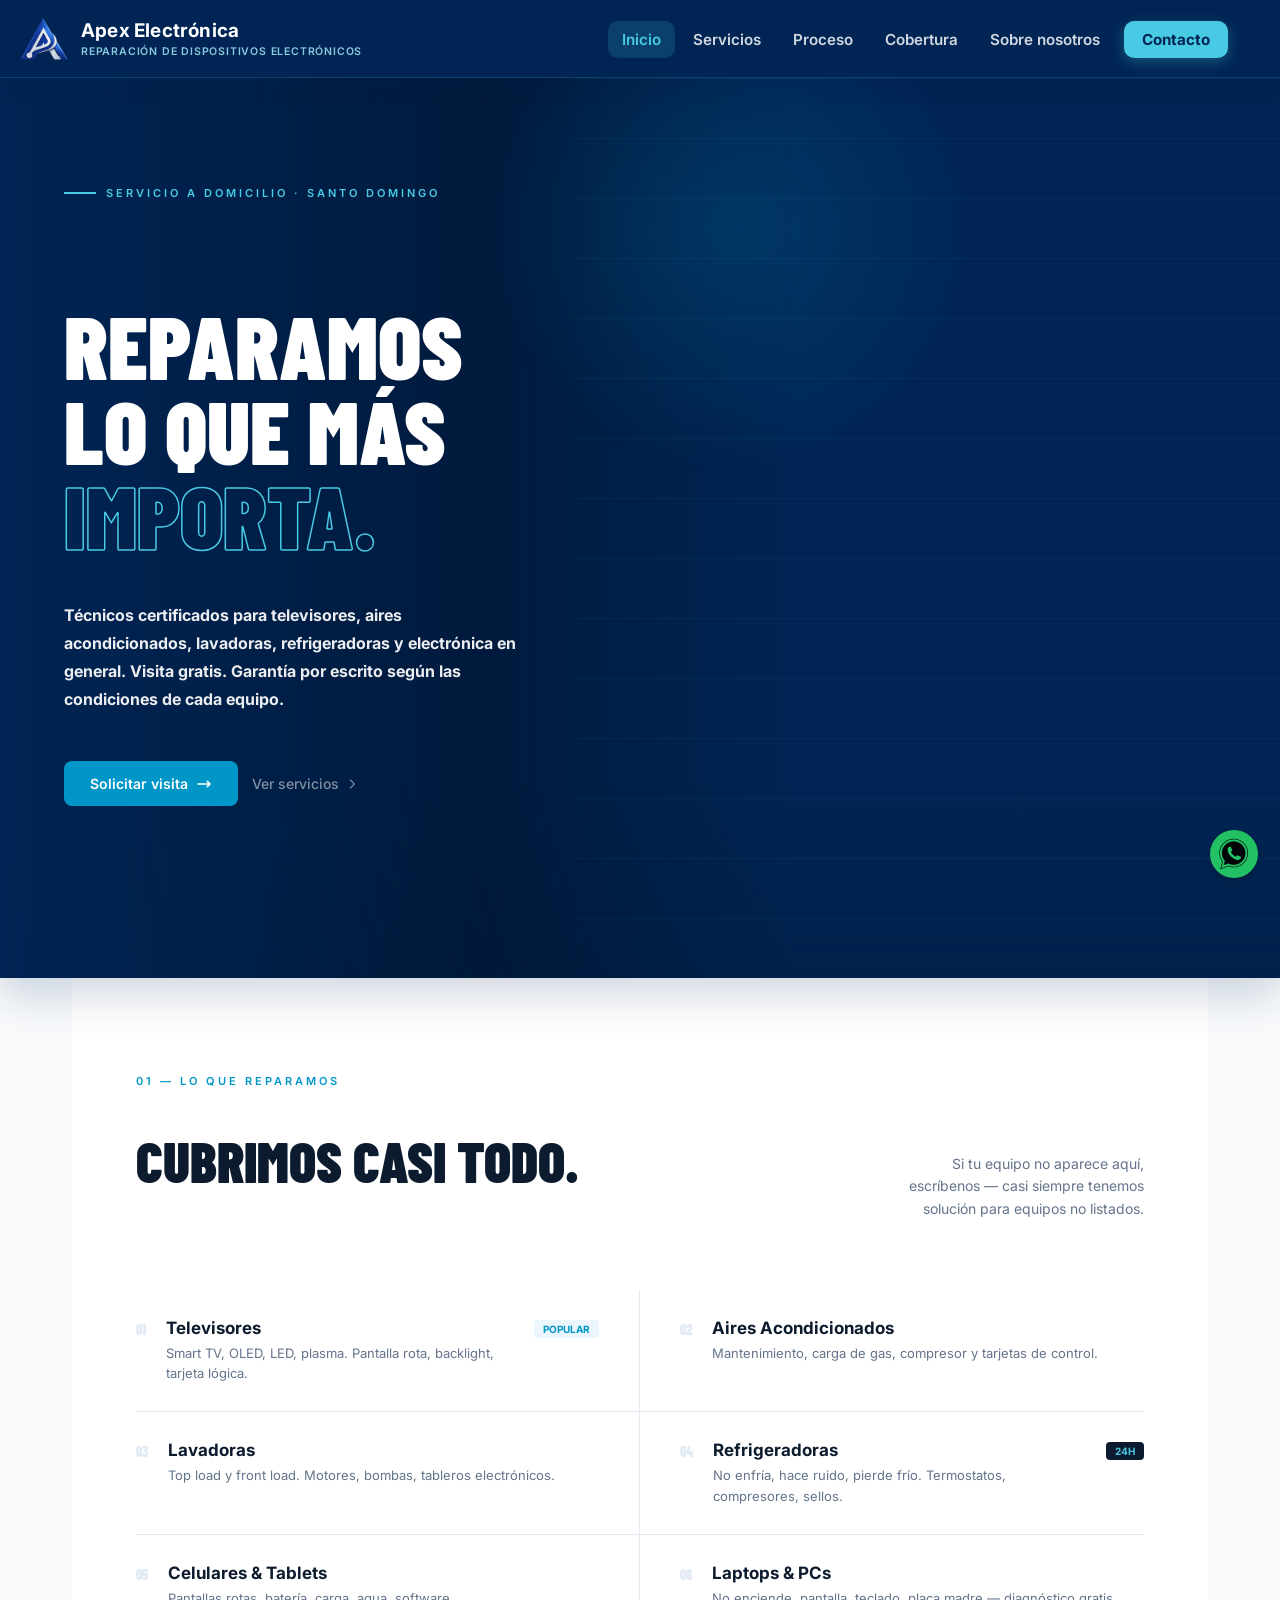
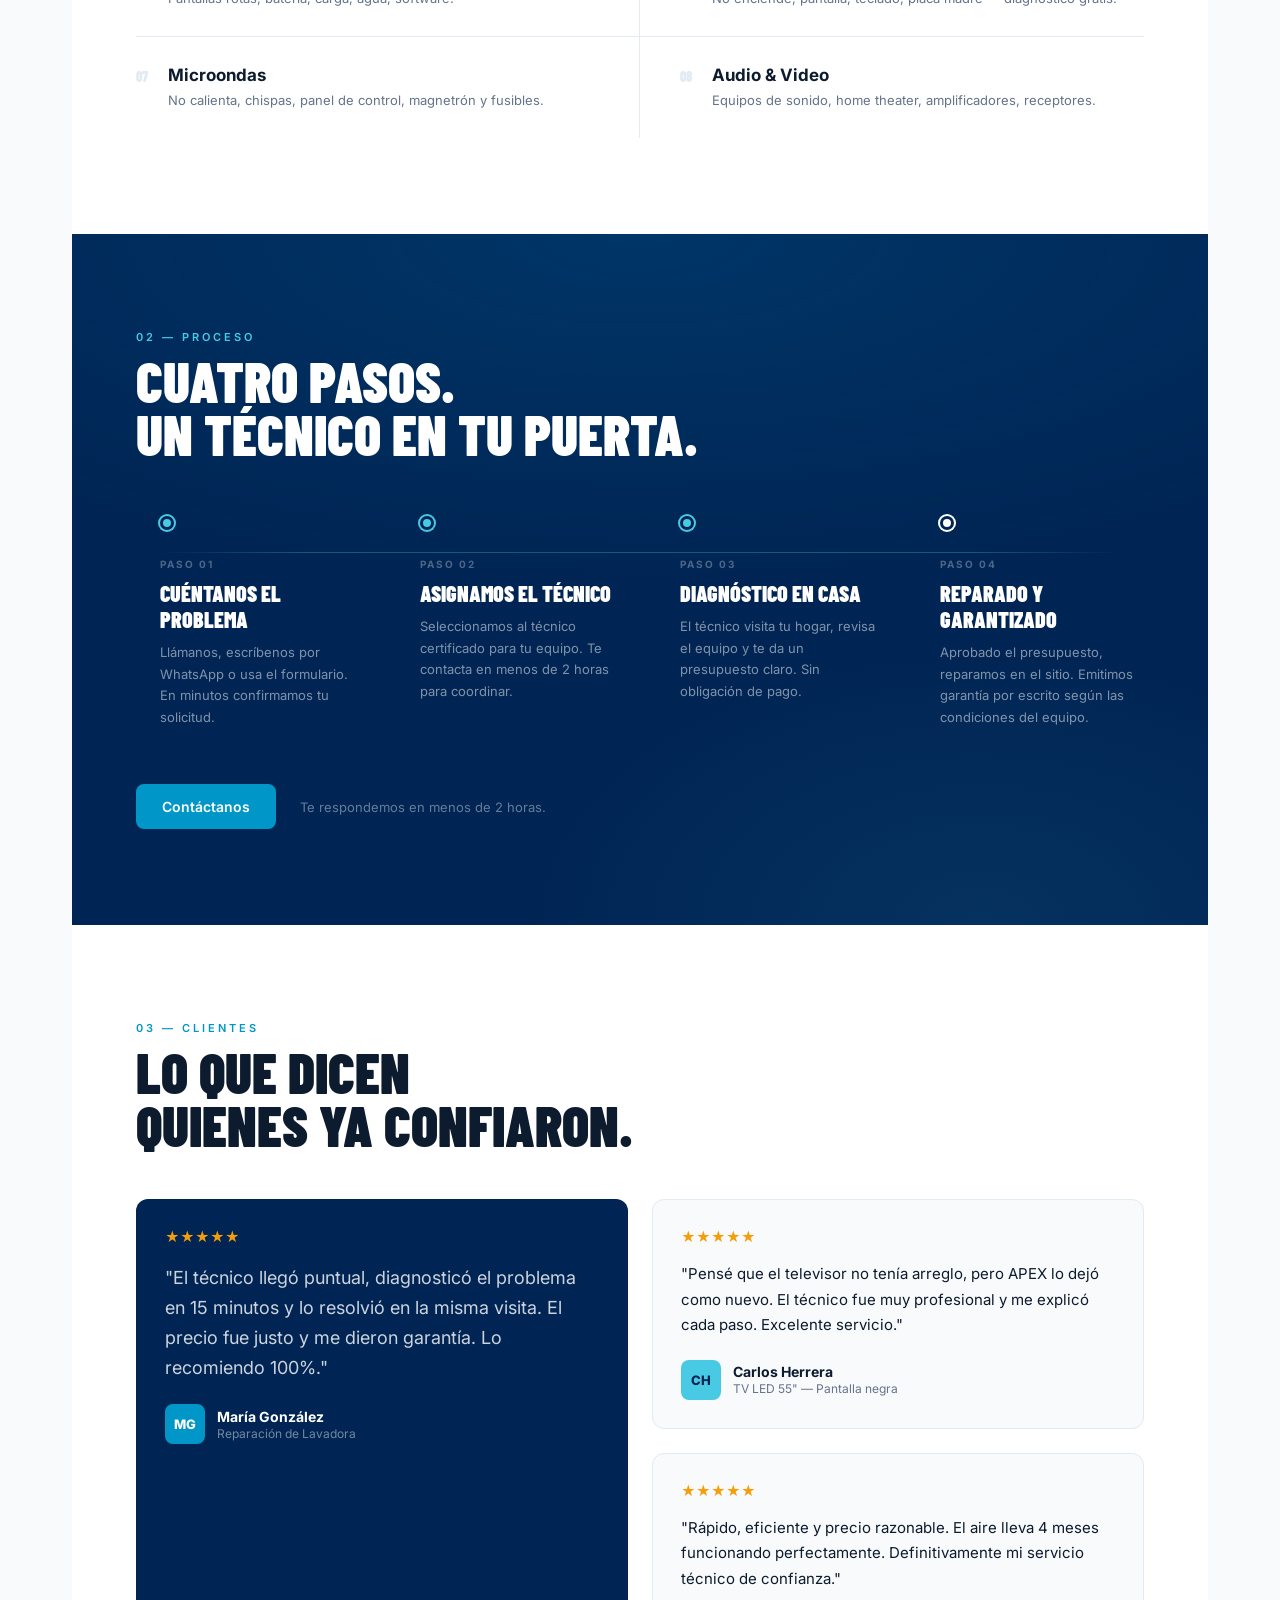
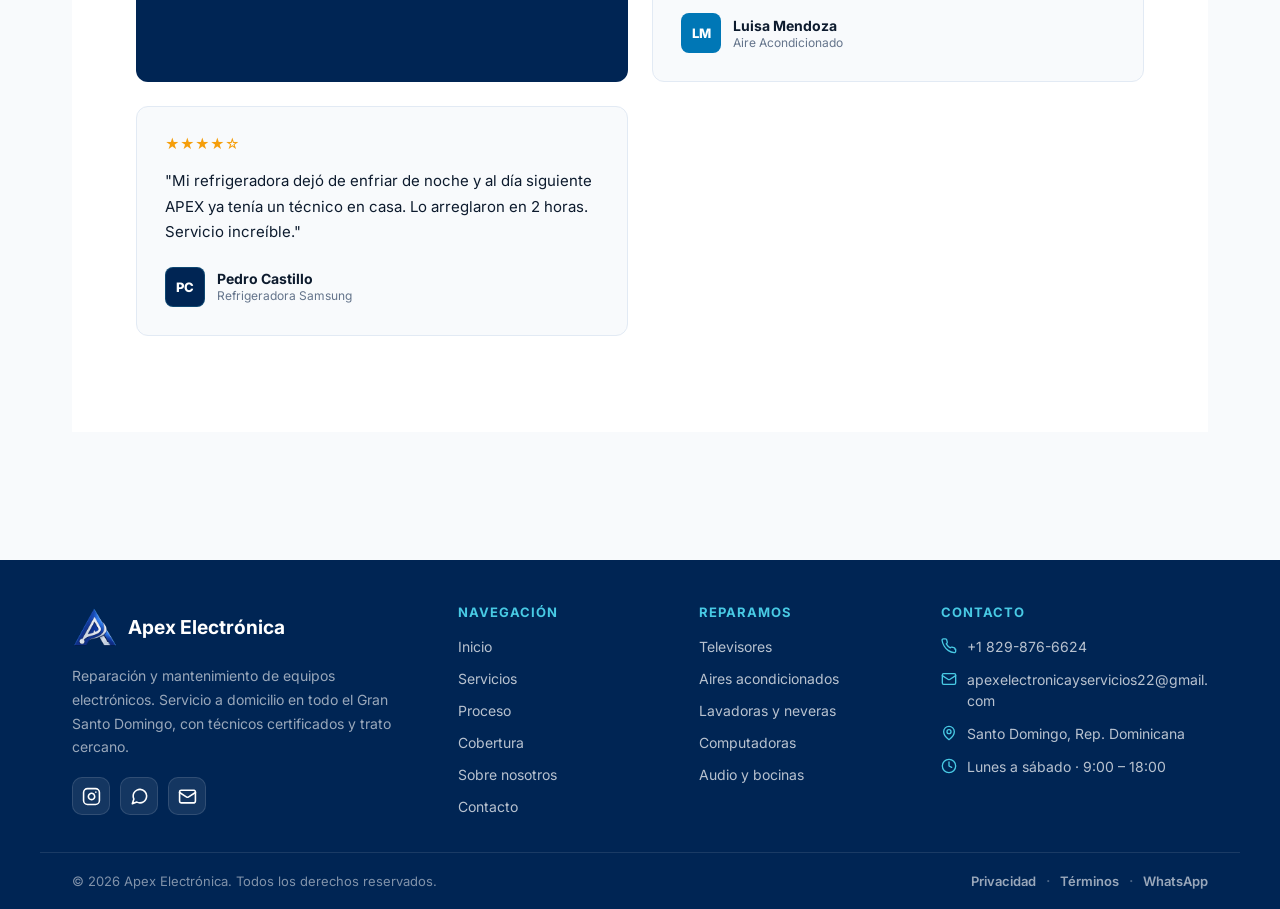
<file: index.html>
<!DOCTYPE html>
<html lang="es">
<head>
    <meta charset="UTF-8">
    <meta name="viewport" content="width=device-width, initial-scale=1.0">
    <title>Apex Electrónica</title>
    <link rel="stylesheet" href="css/styles.css">
    <link rel="stylesheet" href="css/index.css">
    <link rel="stylesheet" href="css/responsive.css">
    <link rel="icon" href="img/favicon.ico" sizes="any">
    <link rel="icon" type="image/png" href="img/favicon.png">
    <link rel="apple-touch-icon" href="img/apple-touch-icon.png">
    <link href="https://fonts.googleapis.com/css2?family=Barlow+Condensed:wght@700;800;900&family=Inter:wght@400;500;600&display=swap" rel="stylesheet">
</head>
<body>

    <!-- filtro de nitidez para recuperar definición del video del hero -->
    <svg width="0" height="0" style="position:absolute" aria-hidden="true">
        <filter id="hero-sharpen">
            <feConvolveMatrix order="3" preserveAlpha="true"
                kernelMatrix="-0.12 -0.12 -0.12 -0.12 1.96 -0.12 -0.12 -0.12 -0.12"/>
        </filter>
    </svg>

    <div id="header-container"></div>
    <main>

        <section class="hero" id="inicio">
            <div class="hero-bg">
                <video class="hero-video" autoplay muted loop playsinline preload="metadata">
                    <source src="video/hero.mp4" type="video/mp4">
                </video>
                <div class="hero-bg-overlay"></div>
            </div>
            <div class="hero-lines"></div>
            <div class="hero-glow"></div>
            <div class="hero-left">
                <div class="hero-eyebrow">
                    <div class="eyebrow-line"></div>
                    <span class="eyebrow-text">Servicio a domicilio · Santo Domingo</span>
                </div>
                <h1 class="hero-h1">
                    Reparamos<br>
                    lo que más<br>
                    <span class="line-alt">importa.</span>
                </h1>
                <p class="hero-sub">
                    Técnicos certificados para televisores, aires acondicionados, lavadoras, refrigeradoras y electrónica en general. Visita gratis. Garantía por escrito según las condiciones de cada equipo.
                </p>
                <div class="hero-cta">
                    <a href="pages/contacto.html" class="btn-fill">
                        Solicitar visita
                        <svg class="arrow-svg" width="16" height="16" fill="none" viewBox="0 0 24 24" stroke="currentColor" stroke-width="2.5"><path stroke-linecap="round" stroke-linejoin="round" d="M17 8l4 4m0 0l-4 4m4-4H3"/></svg>
                    </a>
                    <a href="pages/servicios.html" class="btn-ghost">
                        Ver servicios
                        <svg width="14" height="14" fill="none" viewBox="0 0 24 24" stroke="currentColor" stroke-width="2"><path stroke-linecap="round" stroke-linejoin="round" d="M9 5l7 7-7 7"/></svg>
                    </a>
                </div>
            </div>
        </section>

        <section class="services" id="servicios">
            <div class="section-head">
                <div><div class="section-kicker">01 — Lo que reparamos</div><h2 class="section-h2">Cubrimos casi todo.</h2></div>
                <p class="section-aside">Si tu equipo no aparece aquí, escríbenos — casi siempre tenemos solución para equipos no listados.</p>
            </div>
            <div class="service-list">
                <div class="service-item"><span class="si-num">01</span><div class="si-body"><div class="si-name">Televisores</div><div class="si-desc">Smart TV, OLED, LED, plasma. Pantalla rota, backlight, tarjeta lógica.</div></div><span class="si-badge badge-pop">Popular</span></div>
                <div class="service-item"><span class="si-num">02</span><div class="si-body"><div class="si-name">Aires Acondicionados</div><div class="si-desc">Mantenimiento, carga de gas, compresor y tarjetas de control.</div></div></div>
                <div class="service-item"><span class="si-num">03</span><div class="si-body"><div class="si-name">Lavadoras</div><div class="si-desc">Top load y front load. Motores, bombas, tableros electrónicos.</div></div></div>
                <div class="service-item"><span class="si-num">04</span><div class="si-body"><div class="si-name">Refrigeradoras</div><div class="si-desc">No enfría, hace ruido, pierde frío. Termostatos, compresores, sellos.</div></div><span class="si-badge badge-urg">24h</span></div>
                <div class="service-item"><span class="si-num">05</span><div class="si-body"><div class="si-name">Celulares & Tablets</div><div class="si-desc">Pantallas rotas, batería, carga, agua, software.</div></div></div>
                <div class="service-item"><span class="si-num">06</span><div class="si-body"><div class="si-name">Laptops & PCs</div><div class="si-desc">No enciende, pantalla, teclado, placa madre — diagnóstico gratis.</div></div></div>
                <div class="service-item"><span class="si-num">07</span><div class="si-body"><div class="si-name">Microondas</div><div class="si-desc">No calienta, chispas, panel de control, magnetrón y fusibles.</div></div></div>
                <div class="service-item"><span class="si-num">08</span><div class="si-body"><div class="si-name">Audio & Video</div><div class="si-desc">Equipos de sonido, home theater, amplificadores, receptores.</div></div></div>
            </div>
        </section>

        <section class="how" id="proceso">
            <div style="position:relative;z-index:1">
                <div class="section-kicker">02 — Proceso</div>
                <h2 class="section-h2" style="margin-top:10px">Cuatro pasos.<br>Un técnico en tu puerta.</h2>
                <div class="steps-scroller">
                    <div class="step-card"><div class="step-dot"></div><div class="step-n">Paso 01</div><div class="step-title">Cuéntanos el problema</div><div class="step-desc">Llámanos, escríbenos por WhatsApp o usa el formulario. En minutos confirmamos tu solicitud.</div></div>
                    <div class="step-card"><div class="step-dot"></div><div class="step-n">Paso 02</div><div class="step-title">Asignamos el técnico</div><div class="step-desc">Seleccionamos al técnico certificado para tu equipo. Te contacta en menos de 2 horas para coordinar.</div></div>
                    <div class="step-card"><div class="step-dot"></div><div class="step-n">Paso 03</div><div class="step-title">Diagnóstico en casa</div><div class="step-desc">El técnico visita tu hogar, revisa el equipo y te da un presupuesto claro. Sin obligación de pago.</div></div>
                    <div class="step-card" style="padding-right:0"><div class="step-dot" style="background:#fff;box-shadow:0 0 0 2px #fff"></div><div class="step-n">Paso 04</div><div class="step-title">Reparado y garantizado</div><div class="step-desc">Aprobado el presupuesto, reparamos en el sitio. Emitimos garantía por escrito según las condiciones del equipo.</div></div>
                </div>
                <div class="how-cta-row"><a href="pages/contacto.html" class="btn-fill">Contáctanos</a><span class="how-cta-note">Te respondemos en menos de 2 horas.</span></div>
            </div>
        </section>

        <section class="reviews" id="clientes">
            <div class="section-kicker">03 — Clientes</div>
            <h2 class="section-h2" style="margin-top:10px">Lo que dicen<br>quienes ya confiaron.</h2>
            <div class="reviews-grid">
                <div class="review-card"><div class="rv-stars">★★★★★</div><p class="rv-text" style="font-size:18px;line-height:1.65">"El técnico llegó puntual, diagnosticó el problema en 15 minutos y lo resolvió en la misma visita. El precio fue justo y me dieron garantía. Lo recomiendo 100%."</p><div class="rv-foot"><div class="rv-avatar" style="background:var(--sky)">MG</div><div><div class="rv-name">María González</div><div class="rv-meta">Reparación de Lavadora </div></div></div></div>
                <div class="review-card"><div class="rv-stars">★★★★★</div><p class="rv-text">"Pensé que el televisor no tenía arreglo, pero APEX lo dejó como nuevo. El técnico fue muy profesional y me explicó cada paso. Excelente servicio."</p><div class="rv-foot"><div class="rv-avatar" style="background:var(--cyan);color:var(--navy)">CH</div><div><div class="rv-name">Carlos Herrera</div><div class="rv-meta">TV LED 55" — Pantalla negra </div></div></div></div>
                <div class="review-card"><div class="rv-stars">★★★★★</div><p class="rv-text">"Rápido, eficiente y precio razonable. El aire lleva 4 meses funcionando perfectamente. Definitivamente mi servicio técnico de confianza."</p><div class="rv-foot"><div class="rv-avatar" style="background:var(--blue)">LM</div><div><div class="rv-name">Luisa Mendoza</div><div class="rv-meta">Aire Acondicionado </div></div></div></div>
                <div class="review-card"><div class="rv-stars">★★★★☆</div><p class="rv-text">"Mi refrigeradora dejó de enfriar de noche y al día siguiente APEX ya tenía un técnico en casa. Lo arreglaron en 2 horas. Servicio increíble."</p><div class="rv-foot"><div class="rv-avatar" style="background:var(--navy);border:1px solid rgba(72,202,228,0.2)">PC</div><div><div class="rv-name">Pedro Castillo</div><div class="rv-meta">Refrigeradora Samsung </div></div></div></div>
            </div>
        </section>

    </main>

    <div id="footer-container"></div>
    <script src="js/script.js"></script>
    <script>
    // Parallax: el video del hero baja un poco más lento que el scroll
    (function () {
        var bg = document.querySelector('.hero-bg');
        var hero = document.getElementById('inicio');
        if (!bg || !hero) return;
        if (window.matchMedia('(prefers-reduced-motion: reduce)').matches) return;

        var ticking = false;
        function update() {
            var y = window.scrollY || window.pageYOffset;
            if (hero.getBoundingClientRect().bottom > 0) {
                var max = hero.offsetHeight * 0.26;
                var shift = Math.min(y * 0.5, max);
                bg.style.transform = 'translate3d(0,' + shift.toFixed(1) + 'px,0)';
            }
            ticking = false;
        }
        window.addEventListener('scroll', function () {
            if (!ticking) { requestAnimationFrame(update); ticking = true; }
        }, { passive: true });
        update();
    })();
    </script>
</body>
</html>
</file>
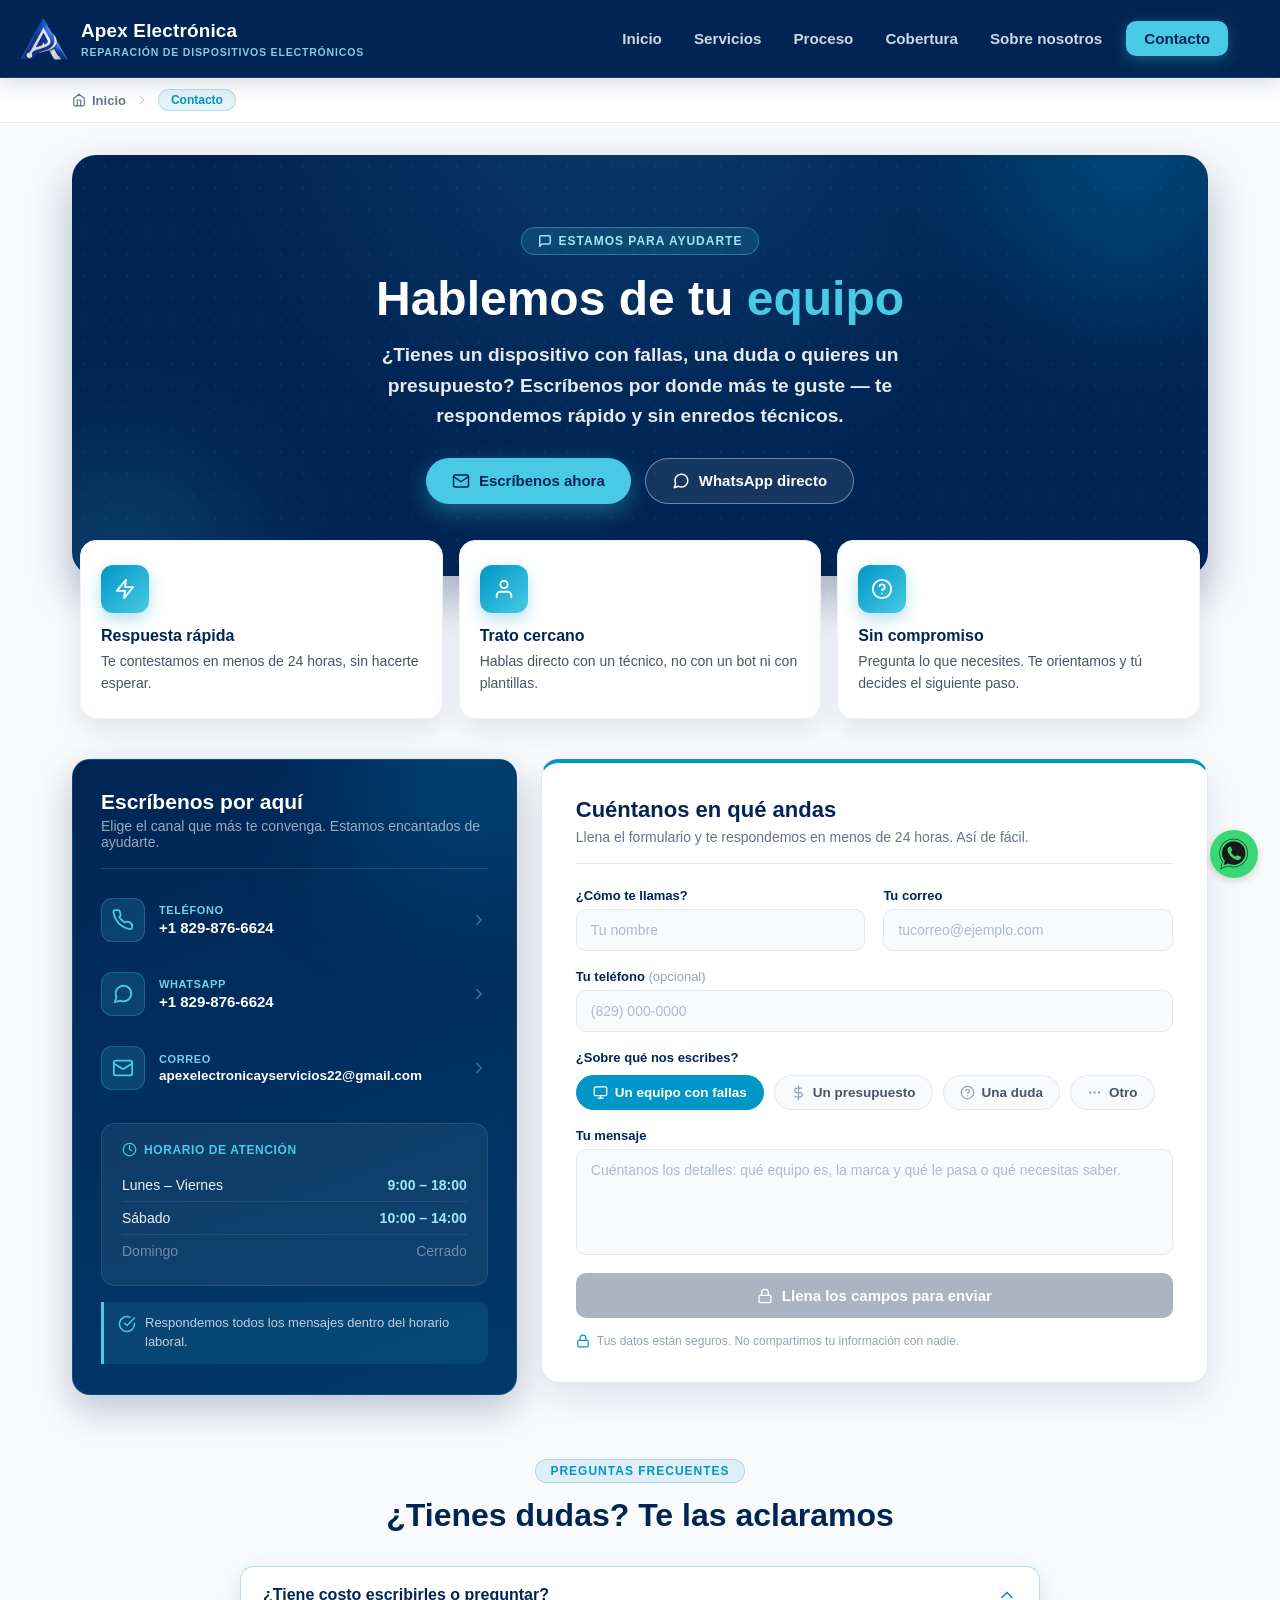
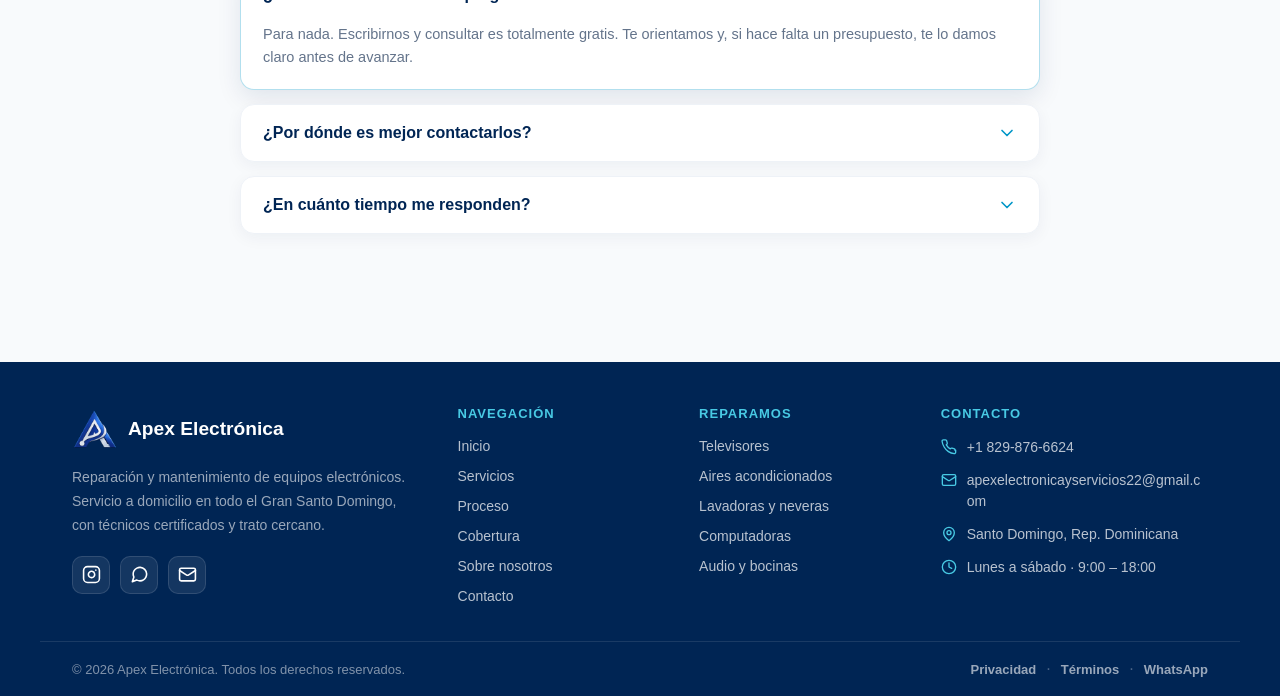
<file: pages/contacto.html>
<!DOCTYPE html>
<html lang="es">
<head>
	<meta charset="UTF-8">
	<meta name="viewport" content="width=device-width, initial-scale=1.0">
	<title>Apex Electrónica | Contáctanos — estamos para ayudarte</title>
	<link rel="stylesheet" href="../css/styles.css">
	<link rel="stylesheet" href="../css/contact.css">
	<link rel="stylesheet" href="../css/responsive.css">
	<link rel="icon" href="../img/favicon.ico" sizes="any">
	<link rel="icon" type="image/png" href="../img/favicon.png">
	<link rel="apple-touch-icon" href="../img/apple-touch-icon.png">
</head>
<body>
	<div id="header-container"></div>

	<main>
		<!-- HERO -->
		<section class="hero hero-contacto">
			<div class="hero-bg" aria-hidden="true">
				<span class="hero-glow hero-glow-1"></span>
				<span class="hero-glow hero-glow-2"></span>
			</div>
			<div class="hero-contenido">
				<span class="hero-badge reveal" data-delay="1">
					<svg width="14" height="14" viewBox="0 0 24 24" fill="none" stroke="currentColor" stroke-width="2.5" stroke-linecap="round" stroke-linejoin="round"><path d="M21 15a2 2 0 0 1-2 2H7l-4 4V5a2 2 0 0 1 2-2h14a2 2 0 0 1 2 2z"/></svg>
					Estamos para ayudarte
				</span>
				<h2 class="reveal" data-delay="2">Hablemos de tu <span class="hero-highlight">equipo</span></h2>
				<p class="reveal" data-delay="3">¿Tienes un dispositivo con fallas, una duda o quieres un presupuesto? Escríbenos por donde más te guste — te respondemos rápido y sin enredos técnicos.</p>
				<div class="hero-acciones reveal" data-delay="4">
					<a href="#form-contacto" class="hero-btn-primary">
						<svg width="18" height="18" viewBox="0 0 24 24" fill="none" stroke="currentColor" stroke-width="2" stroke-linecap="round" stroke-linejoin="round"><path d="M4 4h16c1.1 0 2 .9 2 2v12c0 1.1-.9 2-2 2H4c-1.1 0-2-.9-2-2V6c0-1.1.9-2 2-2z"/><polyline points="22,6 12,13 2,6"/></svg>
						Escríbenos ahora
					</a>
					<a href="https://wa.me/18298766624" target="_blank" rel="noopener" class="hero-btn-ghost">
						<svg width="18" height="18" viewBox="0 0 24 24" fill="none" stroke="currentColor" stroke-width="2" stroke-linecap="round" stroke-linejoin="round"><path d="M21 11.5a8.38 8.38 0 0 1-.9 3.8 8.5 8.5 0 0 1-7.6 4.7 8.38 8.38 0 0 1-3.8-.9L3 21l1.9-5.7a8.38 8.38 0 0 1-.9-3.8 8.5 8.5 0 0 1 4.7-7.6 8.38 8.38 0 0 1 3.8-.9h.5a8.48 8.48 0 0 1 8 8v.5z"/></svg>
						WhatsApp directo
					</a>
				</div>
			</div>
		</section>

		<!-- BENEFICIOS -->
		<section class="beneficios" aria-label="Por qué escribirnos">
			<div class="beneficio reveal">
				<div class="beneficio-icono">
					<svg width="22" height="22" viewBox="0 0 24 24" fill="none" stroke="currentColor" stroke-width="2" stroke-linecap="round" stroke-linejoin="round"><polygon points="13 2 3 14 12 14 11 22 21 10 12 10 13 2"/></svg>
				</div>
				<h3>Respuesta rápida</h3>
				<p>Te contestamos en menos de 24 horas, sin hacerte esperar.</p>
			</div>
			<div class="beneficio reveal">
				<div class="beneficio-icono">
					<svg width="22" height="22" viewBox="0 0 24 24" fill="none" stroke="currentColor" stroke-width="2" stroke-linecap="round" stroke-linejoin="round"><path d="M20 21v-2a4 4 0 0 0-4-4H8a4 4 0 0 0-4 4v2"/><circle cx="12" cy="7" r="4"/></svg>
				</div>
				<h3>Trato cercano</h3>
				<p>Hablas directo con un técnico, no con un bot ni con plantillas.</p>
			</div>
			<div class="beneficio reveal">
				<div class="beneficio-icono">
					<svg width="22" height="22" viewBox="0 0 24 24" fill="none" stroke="currentColor" stroke-width="2" stroke-linecap="round" stroke-linejoin="round"><path d="M9.09 9a3 3 0 0 1 5.83 1c0 2-3 3-3 3"/><line x1="12" y1="17" x2="12.01" y2="17"/><circle cx="12" cy="12" r="10"/></svg>
				</div>
				<h3>Sin compromiso</h3>
				<p>Pregunta lo que necesites. Te orientamos y tú decides el siguiente paso.</p>
			</div>
		</section>

		<!-- GRID PRINCIPAL -->
		<div class="grid-contacto">

			<!-- PANEL IZQUIERDO -->
			<aside class="datos reveal reveal-left">
				<h3 class="datos-titulo">Escríbenos por aquí</h3>
				<p class="datos-sub">Elige el canal que más te convenga. Estamos encantados de ayudarte.</p>

				<a class="canal canal-link" href="tel:+18298766624">
					<div class="canal-icono">
						<svg width="22" height="22" viewBox="0 0 24 24" fill="none" stroke="currentColor" stroke-width="2" stroke-linecap="round" stroke-linejoin="round"><path d="M22 16.92v3a2 2 0 0 1-2.18 2 19.79 19.79 0 0 1-8.63-3.07A19.5 19.5 0 0 1 4.69 12 19.79 19.79 0 0 1 1.61 3.41 2 2 0 0 1 3.6 1.22h3a2 2 0 0 1 2 1.72c.127.96.361 1.903.7 2.81a2 2 0 0 1-.45 2.11L7.91 8.77a16 16 0 0 0 6 6l.46-.46a2 2 0 0 1 2.11-.45c.907.339 1.85.573 2.81.7A2 2 0 0 1 21 16.92z"/></svg>
					</div>
					<div class="canal-texto">
						<span class="canal-etiqueta">Teléfono</span>
						<span class="canal-valor">+1 829-876-6624</span>
					</div>
					<svg class="canal-flecha" width="18" height="18" viewBox="0 0 24 24" fill="none" stroke="currentColor" stroke-width="2" stroke-linecap="round" stroke-linejoin="round" aria-hidden="true"><polyline points="9 18 15 12 9 6"/></svg>
				</a>

				<a class="canal canal-link" href="https://wa.me/18298766624" target="_blank" rel="noopener">
					<div class="canal-icono">
						<svg width="22" height="22" viewBox="0 0 24 24" fill="none" stroke="currentColor" stroke-width="2" stroke-linecap="round" stroke-linejoin="round"><path d="M21 11.5a8.38 8.38 0 0 1-.9 3.8 8.5 8.5 0 0 1-7.6 4.7 8.38 8.38 0 0 1-3.8-.9L3 21l1.9-5.7a8.38 8.38 0 0 1-.9-3.8 8.5 8.5 0 0 1 4.7-7.6 8.38 8.38 0 0 1 3.8-.9h.5a8.48 8.48 0 0 1 8 8v.5z"/></svg>
					</div>
					<div class="canal-texto">
						<span class="canal-etiqueta">WhatsApp</span>
						<span class="canal-valor">+1 829-876-6624</span>
					</div>
					<svg class="canal-flecha" width="18" height="18" viewBox="0 0 24 24" fill="none" stroke="currentColor" stroke-width="2" stroke-linecap="round" stroke-linejoin="round" aria-hidden="true"><polyline points="9 18 15 12 9 6"/></svg>
				</a>

				<a class="canal canal-link canal-correo" href="https://mail.google.com/mail/?view=cm&amp;fs=1&amp;to=apexelectronicayservicios22@gmail.com&amp;su=Consulta%20desde%20la%20web%20-%20Apex%20Electr%C3%B3nica&amp;body=Hola%20Apex%20Electr%C3%B3nica%2C%0A%0AQuiero%20hacerles%20una%20consulta%20sobre%20mi%20equipo%3A%0A%0A-%20Equipo%20y%20marca%3A%20%0A-%20Qu%C3%A9%20le%20pasa%20o%20qu%C3%A9%20necesito%3A%20%0A%0A%C2%A1Gracias!" target="_blank" rel="noopener">
					<div class="canal-icono">
						<svg width="22" height="22" viewBox="0 0 24 24" fill="none" stroke="currentColor" stroke-width="2" stroke-linecap="round" stroke-linejoin="round"><rect x="2" y="4" width="20" height="16" rx="2"/><path d="m22 7-8.97 5.7a1.94 1.94 0 0 1-2.06 0L2 7"/></svg>
					</div>
					<div class="canal-texto">
						<span class="canal-etiqueta">Correo</span>
						<span class="canal-valor">apexelectronicayservicios22@gmail.com</span>
					</div>
					<svg class="canal-flecha" width="18" height="18" viewBox="0 0 24 24" fill="none" stroke="currentColor" stroke-width="2" stroke-linecap="round" stroke-linejoin="round" aria-hidden="true"><polyline points="9 18 15 12 9 6"/></svg>
				</a>

				<div class="horario">
					<h4 class="horario-titulo">
						<svg width="15" height="15" viewBox="0 0 24 24" fill="none" stroke="currentColor" stroke-width="2" stroke-linecap="round" stroke-linejoin="round"><circle cx="12" cy="12" r="10"/><polyline points="12 6 12 12 16 14"/></svg>
						Horario de atención
					</h4>
					<div class="horario-fila">
						<span>Lunes – Viernes</span>
						<span class="horario-hora">9:00 – 18:00</span>
					</div>
					<div class="horario-fila">
						<span>Sábado</span>
						<span class="horario-hora">10:00 – 14:00</span>
					</div>
					<div class="horario-fila horario-cerrado">
						<span>Domingo</span>
						<span>Cerrado</span>
					</div>
				</div>

				<div class="aviso-respuesta">
					<svg width="18" height="18" viewBox="0 0 24 24" fill="none" stroke="currentColor" stroke-width="2" stroke-linecap="round" stroke-linejoin="round"><path d="M22 11.08V12a10 10 0 1 1-5.93-9.14"/><polyline points="22 4 12 14.01 9 11.01"/></svg>
					<p>Respondemos todos los mensajes dentro del horario laboral.</p>
				</div>
			</aside>

			<!-- PANEL DERECHO - FORMULARIO -->
			<section class="formulario-wrap reveal reveal-right">
				<div class="formulario-header">
					<h3>Cuéntanos en qué andas</h3>
					<p>Llena el formulario y te respondemos en menos de 24 horas. Así de fácil.</p>
				</div>

				<form class="formulario" id="form-contacto">
					<div class="fila-doble">
						<div class="campo">
							<label for="nombre">¿Cómo te llamas?</label>
							<input type="text" id="nombre" name="nombre" placeholder="Tu nombre" autocomplete="name" required>
						</div>
						<div class="campo">
							<label for="correo">Tu correo</label>
							<input type="email" id="correo" name="correo" placeholder="tucorreo@ejemplo.com" autocomplete="email" required>
						</div>
					</div>

					<div class="campo">
						<label for="telefono">Tu teléfono <span class="opcional">(opcional)</span></label>
						<input type="tel" id="telefono" name="telefono" placeholder="(829) 000-0000" autocomplete="tel">
					</div>

					<fieldset class="chips-asunto">
						<legend>¿Sobre qué nos escribes?</legend>
						<div class="chips-grupo">
							<label class="chip-radio">
								<input type="radio" name="asunto" value="equipo" checked>
								<span>
									<svg width="15" height="15" viewBox="0 0 24 24" fill="none" stroke="currentColor" stroke-width="2" stroke-linecap="round" stroke-linejoin="round"><rect x="2" y="3" width="20" height="14" rx="2"/><line x1="8" y1="21" x2="16" y2="21"/><line x1="12" y1="17" x2="12" y2="21"/></svg>
									Un equipo con fallas
								</span>
							</label>
							<label class="chip-radio">
								<input type="radio" name="asunto" value="presupuesto">
								<span>
									<svg width="15" height="15" viewBox="0 0 24 24" fill="none" stroke="currentColor" stroke-width="2" stroke-linecap="round" stroke-linejoin="round"><line x1="12" y1="1" x2="12" y2="23"/><path d="M17 5H9.5a3.5 3.5 0 0 0 0 7h5a3.5 3.5 0 0 1 0 7H6"/></svg>
									Un presupuesto
								</span>
							</label>
							<label class="chip-radio">
								<input type="radio" name="asunto" value="duda">
								<span>
									<svg width="15" height="15" viewBox="0 0 24 24" fill="none" stroke="currentColor" stroke-width="2" stroke-linecap="round" stroke-linejoin="round"><path d="M9.09 9a3 3 0 0 1 5.83 1c0 2-3 3-3 3"/><line x1="12" y1="17" x2="12.01" y2="17"/><circle cx="12" cy="12" r="10"/></svg>
									Una duda
								</span>
							</label>
							<label class="chip-radio">
								<input type="radio" name="asunto" value="otro">
								<span>
									<svg width="15" height="15" viewBox="0 0 24 24" fill="none" stroke="currentColor" stroke-width="2" stroke-linecap="round" stroke-linejoin="round"><circle cx="12" cy="12" r="1"/><circle cx="19" cy="12" r="1"/><circle cx="5" cy="12" r="1"/></svg>
									Otro
								</span>
							</label>
						</div>
					</fieldset>

					<div class="campo">
						<label for="mensaje">Tu mensaje</label>
						<textarea id="mensaje" name="mensaje" rows="5" placeholder="Cuéntanos los detalles: qué equipo es, la marca y qué le pasa o qué necesitas saber." required></textarea>
					</div>

					<button type="submit" class="btn-enviar">
						<svg width="18" height="18" viewBox="0 0 24 24" fill="none" stroke="currentColor" stroke-width="2" stroke-linecap="round" stroke-linejoin="round"><line x1="22" y1="2" x2="11" y2="13"/><polygon points="22 2 15 22 11 13 2 9 22 2"/></svg>
						Enviar mensaje
					</button>
					<p class="form-privacidad">
						<svg width="14" height="14" viewBox="0 0 24 24" fill="none" stroke="currentColor" stroke-width="2" stroke-linecap="round" stroke-linejoin="round"><rect x="3" y="11" width="18" height="11" rx="2" ry="2"/><path d="M7 11V7a5 5 0 0 1 10 0v4"/></svg>
						Tus datos están seguros. No compartimos tu información con nadie.
					</p>
				</form>

				<!-- PANEL DE ÉXITO (se muestra al enviar) -->
				<div class="form-exito" hidden role="status" aria-live="polite">
					<div class="exito-icono">
						<svg width="34" height="34" viewBox="0 0 24 24" fill="none" stroke="currentColor" stroke-width="2.5" stroke-linecap="round" stroke-linejoin="round"><path d="M20 6 9 17l-5-5"/></svg>
					</div>
					<h3>¡Mensaje enviado!</h3>
					<p>Recibimos tu mensaje correctamente. Te responderemos lo más rápido posible.</p>
					<button type="button" class="btn-otro">
						<svg width="17" height="17" viewBox="0 0 24 24" fill="none" stroke="currentColor" stroke-width="2" stroke-linecap="round" stroke-linejoin="round"><path d="M3 12a9 9 0 0 1 9-9 9.75 9.75 0 0 1 6.74 2.74L21 8"/><path d="M21 3v5h-5"/></svg>
						Enviar otro formulario
					</button>
				</div>
			</section>

		</div>

		<!-- PREGUNTAS FRECUENTES -->
		<section class="faq-seccion">
			<div class="faq-encabezado reveal">
				<span class="eyebrow">Preguntas frecuentes</span>
				<h3>¿Tienes dudas? Te las aclaramos</h3>
			</div>

			<div class="faq-lista">
				<details class="faq-item reveal" open>
					<summary>
						¿Tiene costo escribirles o preguntar?
						<svg class="faq-icono" width="20" height="20" viewBox="0 0 24 24" fill="none" stroke="currentColor" stroke-width="2" stroke-linecap="round" stroke-linejoin="round" aria-hidden="true"><polyline points="6 9 12 15 18 9"/></svg>
					</summary>
					<p>Para nada. Escribirnos y consultar es totalmente gratis. Te orientamos y, si hace falta un presupuesto, te lo damos claro antes de avanzar.</p>
				</details>

				<details class="faq-item reveal">
					<summary>
						¿Por dónde es mejor contactarlos?
						<svg class="faq-icono" width="20" height="20" viewBox="0 0 24 24" fill="none" stroke="currentColor" stroke-width="2" stroke-linecap="round" stroke-linejoin="round" aria-hidden="true"><polyline points="6 9 12 15 18 9"/></svg>
					</summary>
					<p>Por donde te sientas más cómodo: el formulario de esta página, WhatsApp, llamada o correo. Si quieres respuesta al instante, WhatsApp suele ser lo más rápido.</p>
				</details>

				<details class="faq-item reveal">
					<summary>
						¿En cuánto tiempo me responden?
						<svg class="faq-icono" width="20" height="20" viewBox="0 0 24 24" fill="none" stroke="currentColor" stroke-width="2" stroke-linecap="round" stroke-linejoin="round" aria-hidden="true"><polyline points="6 9 12 15 18 9"/></svg>
					</summary>
					<p>Respondemos todos los mensajes en menos de 24 horas dentro del horario laboral. Casi siempre, mucho antes.</p>
				</details>
			</div>
		</section>
	</main>

	<div id="footer-container"></div>
	<script src="../js/script.js"></script>
	<script src="../js/form.js"></script>
	<script src="../js/animations.js"></script>
</body>
</html>
</file>
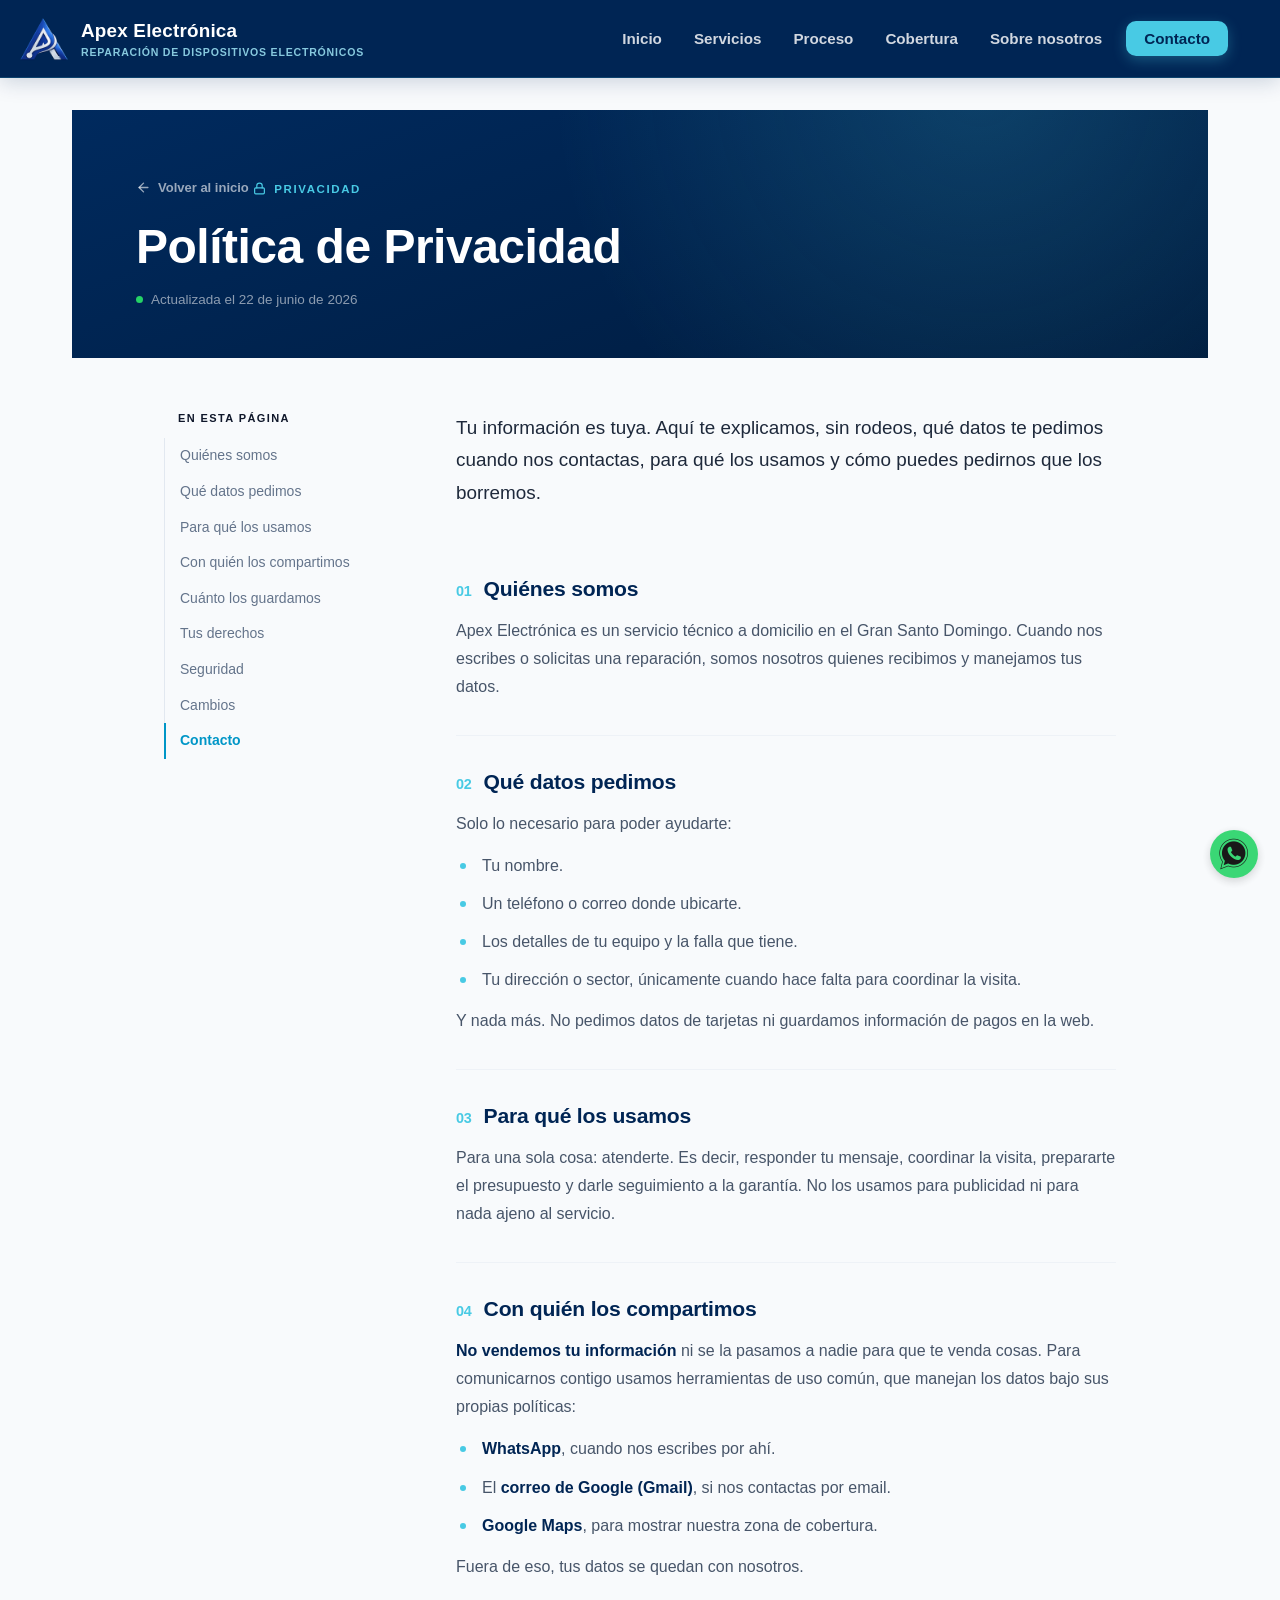
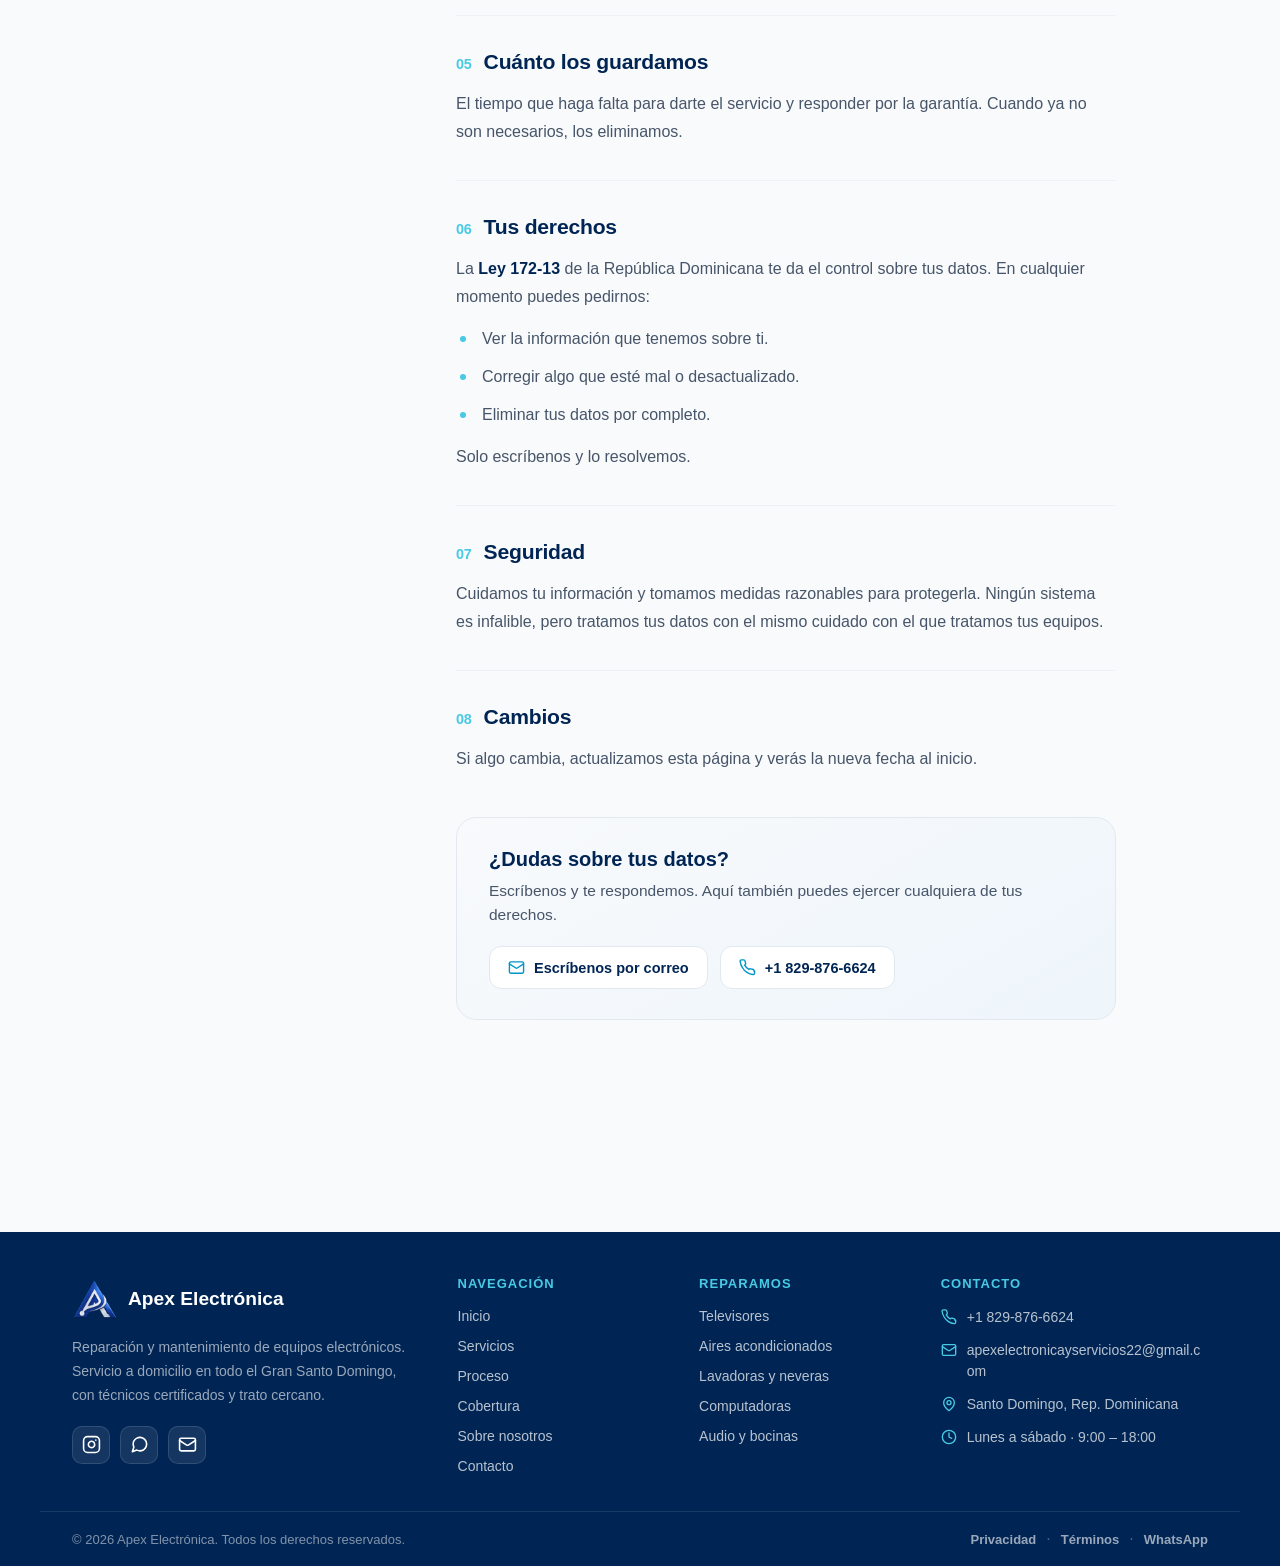
<file: pages/privacidad.html>
<!DOCTYPE html>
<html lang="es">
<head>
	<meta charset="UTF-8">
	<meta name="viewport" content="width=device-width, initial-scale=1.0">
	<title>Apex Electrónica | Política de Privacidad</title>
	<meta name="robots" content="noindex, follow">
	<link rel="stylesheet" href="../css/styles.css">
	<link rel="stylesheet" href="../css/legal.css">
	<link rel="stylesheet" href="../css/responsive.css">
	<link rel="icon" href="../img/favicon.ico" sizes="any">
	<link rel="icon" type="image/png" href="../img/favicon.png">
	<link rel="apple-touch-icon" href="../img/apple-touch-icon.png">
</head>
<body>
	<div id="header-container"></div>

	<main>
		<section class="legal-hero">
			<div class="legal-hero-in">
				<a href="../index.html" class="legal-back">
					<svg width="15" height="15" viewBox="0 0 24 24" fill="none" stroke="currentColor" stroke-width="2.2" stroke-linecap="round" stroke-linejoin="round"><line x1="19" y1="12" x2="5" y2="12"/><polyline points="12 19 5 12 12 5"/></svg>
					Volver al inicio
				</a>
				<span class="legal-eyebrow">
					<svg width="13" height="13" viewBox="0 0 24 24" fill="none" stroke="currentColor" stroke-width="2.2" stroke-linecap="round" stroke-linejoin="round"><rect x="3" y="11" width="18" height="11" rx="2"/><path d="M7 11V7a5 5 0 0 1 10 0v4"/></svg>
					Privacidad
				</span>
				<h1>Política de Privacidad</h1>
				<p class="legal-updated">Actualizada el 22 de junio de 2026</p>
			</div>
		</section>

		<div class="legal-wrap">
			<aside class="legal-toc">
				<p class="legal-toc-label">En esta página</p>
				<ul>
					<li><a href="#quienes">Quiénes somos</a></li>
					<li><a href="#datos">Qué datos pedimos</a></li>
					<li><a href="#uso">Para qué los usamos</a></li>
					<li><a href="#terceros">Con quién los compartimos</a></li>
					<li><a href="#tiempo">Cuánto los guardamos</a></li>
					<li><a href="#derechos">Tus derechos</a></li>
					<li><a href="#seguridad">Seguridad</a></li>
					<li><a href="#cambios">Cambios</a></li>
					<li><a href="#contacto">Contacto</a></li>
				</ul>
			</aside>

			<div class="legal-content">
				<p class="legal-lead">
					Tu información es tuya. Aquí te explicamos, sin rodeos, qué datos te pedimos cuando nos contactas, para qué los usamos y cómo puedes pedirnos que los borremos.
				</p>

				<div class="legal-section" id="quienes">
					<h2><span class="ls-num">01</span> Quiénes somos</h2>
					<p>Apex Electrónica es un servicio técnico a domicilio en el Gran Santo Domingo. Cuando nos escribes o solicitas una reparación, somos nosotros quienes recibimos y manejamos tus datos.</p>
				</div>

				<div class="legal-section" id="datos">
					<h2><span class="ls-num">02</span> Qué datos pedimos</h2>
					<p>Solo lo necesario para poder ayudarte:</p>
					<ul>
						<li>Tu nombre.</li>
						<li>Un teléfono o correo donde ubicarte.</li>
						<li>Los detalles de tu equipo y la falla que tiene.</li>
						<li>Tu dirección o sector, únicamente cuando hace falta para coordinar la visita.</li>
					</ul>
					<p>Y nada más. No pedimos datos de tarjetas ni guardamos información de pagos en la web.</p>
				</div>

				<div class="legal-section" id="uso">
					<h2><span class="ls-num">03</span> Para qué los usamos</h2>
					<p>Para una sola cosa: atenderte. Es decir, responder tu mensaje, coordinar la visita, prepararte el presupuesto y darle seguimiento a la garantía. No los usamos para publicidad ni para nada ajeno al servicio.</p>
				</div>

				<div class="legal-section" id="terceros">
					<h2><span class="ls-num">04</span> Con quién los compartimos</h2>
					<p><strong>No vendemos tu información</strong> ni se la pasamos a nadie para que te venda cosas. Para comunicarnos contigo usamos herramientas de uso común, que manejan los datos bajo sus propias políticas:</p>
					<ul>
						<li><strong>WhatsApp</strong>, cuando nos escribes por ahí.</li>
						<li>El <strong>correo de Google (Gmail)</strong>, si nos contactas por email.</li>
						<li><strong>Google Maps</strong>, para mostrar nuestra zona de cobertura.</li>
					</ul>
					<p>Fuera de eso, tus datos se quedan con nosotros.</p>
				</div>

				<div class="legal-section" id="tiempo">
					<h2><span class="ls-num">05</span> Cuánto los guardamos</h2>
					<p>El tiempo que haga falta para darte el servicio y responder por la garantía. Cuando ya no son necesarios, los eliminamos.</p>
				</div>

				<div class="legal-section" id="derechos">
					<h2><span class="ls-num">06</span> Tus derechos</h2>
					<p>La <strong>Ley 172-13</strong> de la República Dominicana te da el control sobre tus datos. En cualquier momento puedes pedirnos:</p>
					<ul>
						<li>Ver la información que tenemos sobre ti.</li>
						<li>Corregir algo que esté mal o desactualizado.</li>
						<li>Eliminar tus datos por completo.</li>
					</ul>
					<p>Solo escríbenos y lo resolvemos.</p>
				</div>

				<div class="legal-section" id="seguridad">
					<h2><span class="ls-num">07</span> Seguridad</h2>
					<p>Cuidamos tu información y tomamos medidas razonables para protegerla. Ningún sistema es infalible, pero tratamos tus datos con el mismo cuidado con el que tratamos tus equipos.</p>
				</div>

				<div class="legal-section" id="cambios">
					<h2><span class="ls-num">08</span> Cambios</h2>
					<p>Si algo cambia, actualizamos esta página y verás la nueva fecha al inicio.</p>
				</div>

				<div class="legal-contact" id="contacto">
					<h2>¿Dudas sobre tus datos?</h2>
					<p>Escríbenos y te respondemos. Aquí también puedes ejercer cualquiera de tus derechos.</p>
					<div class="legal-contact-row">
						<a href="mailto:apexelectronicayservicios22@gmail.com">
							<svg width="17" height="17" viewBox="0 0 24 24" fill="none" stroke="currentColor" stroke-width="2" stroke-linecap="round" stroke-linejoin="round"><rect x="2" y="4" width="20" height="16" rx="2"/><path d="m22 7-8.97 5.7a1.94 1.94 0 0 1-2.06 0L2 7"/></svg>
							Escríbenos por correo
						</a>
						<a href="tel:+18298766624">
							<svg width="17" height="17" viewBox="0 0 24 24" fill="none" stroke="currentColor" stroke-width="2" stroke-linecap="round" stroke-linejoin="round"><path d="M22 16.92v3a2 2 0 0 1-2.18 2 19.79 19.79 0 0 1-8.63-3.07A19.5 19.5 0 0 1 4.69 12 19.79 19.79 0 0 1 1.61 3.41 2 2 0 0 1 3.6 1.22h3a2 2 0 0 1 2 1.72c.127.96.361 1.903.7 2.81a2 2 0 0 1-.45 2.11L7.91 8.77a16 16 0 0 0 6 6l.46-.46a2 2 0 0 1 2.11-.45c.907.339 1.85.573 2.81.7A2 2 0 0 1 21 16.92z"/></svg>
							+1 829-876-6624
						</a>
					</div>
				</div>
			</div>
		</div>
	</main>

	<div id="footer-container"></div>
	<script src="../js/script.js"></script>
	<script src="../js/animations.js"></script>
	<script>
	// Resalta en el índice la sección que estás leyendo
	(function () {
		var links = document.querySelectorAll('.legal-toc a');
		if (!links.length || !('IntersectionObserver' in window)) return;
		var map = {};
		links.forEach(function (l) { map[l.getAttribute('href').slice(1)] = l; });
		var obs = new IntersectionObserver(function (entries) {
			entries.forEach(function (e) {
				if (e.isIntersecting) {
					links.forEach(function (l) { l.classList.remove('active'); });
					if (map[e.target.id]) map[e.target.id].classList.add('active');
				}
			});
		}, { rootMargin: '-25% 0px -65% 0px' });
		document.querySelectorAll('.legal-section[id], .legal-contact[id]').forEach(function (s) { obs.observe(s); });
	})();
	</script>
</body>
</html>
</file>
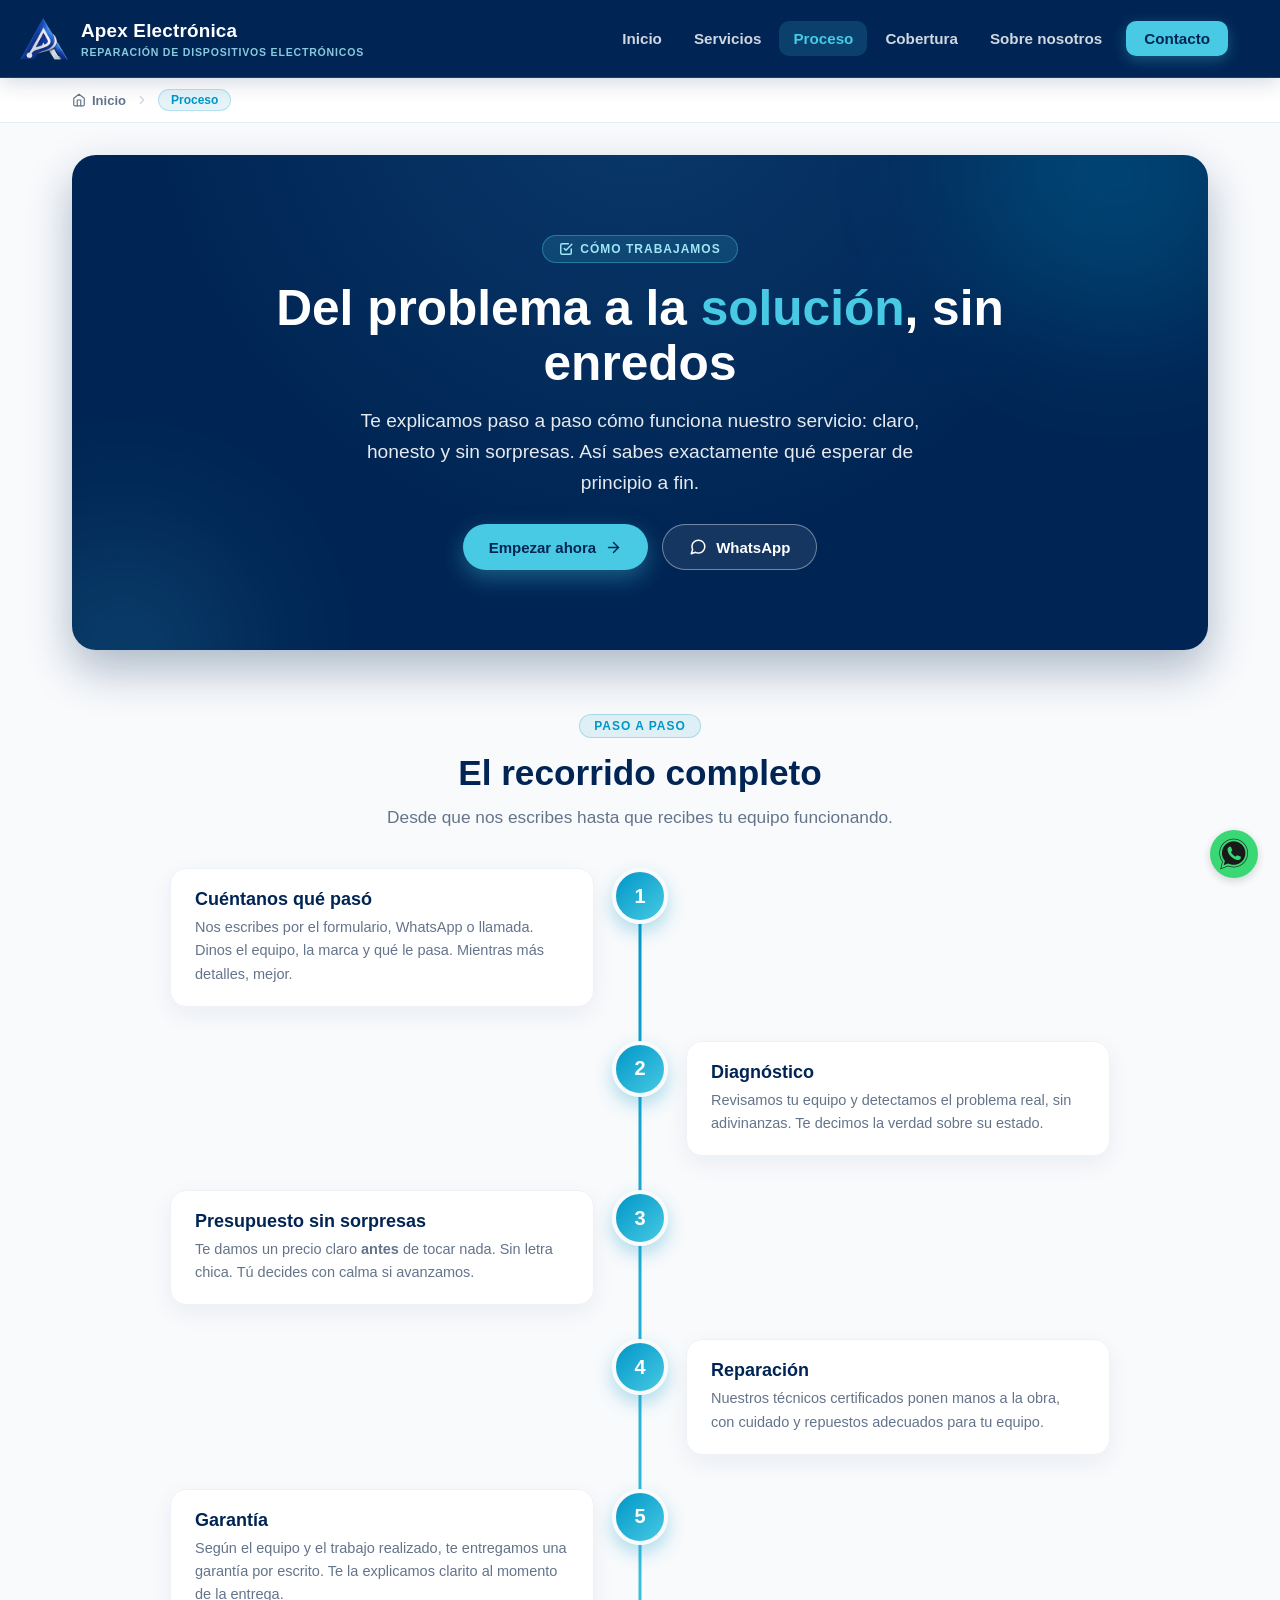
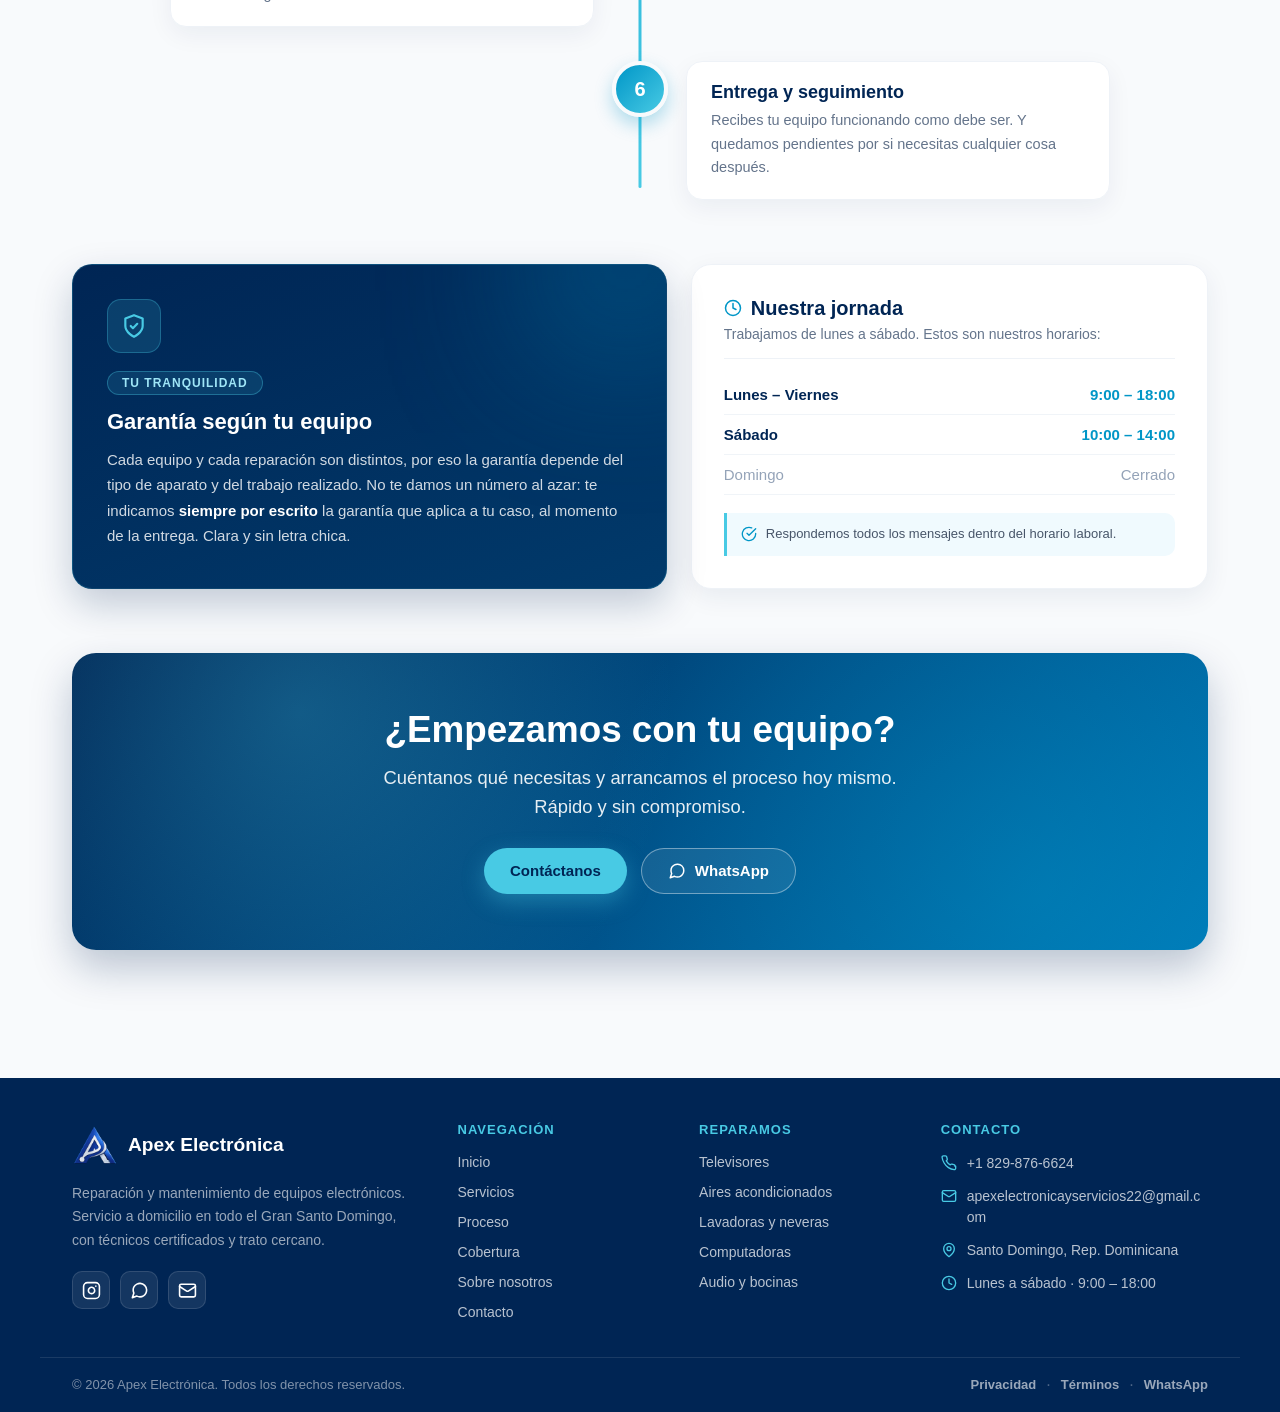
<file: pages/proceso.html>
<!DOCTYPE html>
<html lang="es">
<head>
	<meta charset="UTF-8">
	<meta name="viewport" content="width=device-width, initial-scale=1.0">
	<title>Apex Electrónica | Proceso</title>
	<link rel="stylesheet" href="../css/styles.css">
	<link rel="stylesheet" href="../css/proceso.css">
	<link rel="stylesheet" href="../css/responsive.css">
	<link rel="icon" href="../img/favicon.ico" sizes="any">
	<link rel="icon" type="image/png" href="../img/favicon.png">
	<link rel="apple-touch-icon" href="../img/apple-touch-icon.png">
</head>
<body>
	<div id="header-container"></div>

	<main>
		<!-- HERO -->
		<section class="pr-hero">
			<span class="pr-glow pr-glow-1" aria-hidden="true"></span>
			<span class="pr-glow pr-glow-2" aria-hidden="true"></span>
			<div class="pr-hero-in">
				<span class="pr-badge reveal" data-delay="1">
					<svg width="14" height="14" viewBox="0 0 24 24" fill="none" stroke="currentColor" stroke-width="2.5" stroke-linecap="round" stroke-linejoin="round"><path d="M9 11l3 3L22 4"/><path d="M21 12v7a2 2 0 0 1-2 2H5a2 2 0 0 1-2-2V5a2 2 0 0 1 2-2h11"/></svg>
					Cómo trabajamos
				</span>
				<h2 class="reveal" data-delay="2">Del problema a la <span class="pr-hl">solución</span>, sin enredos</h2>
				<p class="reveal" data-delay="3">Te explicamos paso a paso cómo funciona nuestro servicio: claro, honesto y sin sorpresas. Así sabes exactamente qué esperar de principio a fin.</p>
				<div class="pr-actions reveal" data-delay="4">
					<a href="contacto.html" class="pr-btn pr-btn-1">
						Empezar ahora
						<svg width="17" height="17" viewBox="0 0 24 24" fill="none" stroke="currentColor" stroke-width="2" stroke-linecap="round" stroke-linejoin="round"><line x1="5" y1="12" x2="19" y2="12"/><polyline points="12 5 19 12 12 19"/></svg>
					</a>
					<a href="https://wa.me/18298766624" target="_blank" rel="noopener" class="pr-btn pr-btn-2">
						<svg width="18" height="18" viewBox="0 0 24 24" fill="none" stroke="currentColor" stroke-width="2" stroke-linecap="round" stroke-linejoin="round"><path d="M21 11.5a8.38 8.38 0 0 1-.9 3.8 8.5 8.5 0 0 1-7.6 4.7 8.38 8.38 0 0 1-3.8-.9L3 21l1.9-5.7a8.38 8.38 0 0 1-.9-3.8 8.5 8.5 0 0 1 4.7-7.6 8.38 8.38 0 0 1 3.8-.9h.5a8.48 8.48 0 0 1 8 8v.5z"/></svg>
						WhatsApp
					</a>
				</div>
			</div>
		</section>

		<!-- TIMELINE / JOURNEY -->
		<section class="pr-journey">
			<div class="pr-head reveal">
				<span class="pr-eyebrow">Paso a paso</span>
				<h3>El recorrido completo</h3>
				<p>Desde que nos escribes hasta que recibes tu equipo funcionando.</p>
			</div>

			<div class="pr-timeline">
				<div class="pr-step reveal">
					<span class="pr-num">1</span>
					<div class="pr-step-body">
						<h4>Cuéntanos qué pasó</h4>
						<p>Nos escribes por el formulario, WhatsApp o llamada. Dinos el equipo, la marca y qué le pasa. Mientras más detalles, mejor.</p>
					</div>
				</div>
				<div class="pr-step reveal">
					<span class="pr-num">2</span>
					<div class="pr-step-body">
						<h4>Diagnóstico</h4>
						<p>Revisamos tu equipo y detectamos el problema real, sin adivinanzas. Te decimos la verdad sobre su estado.</p>
					</div>
				</div>
				<div class="pr-step reveal">
					<span class="pr-num">3</span>
					<div class="pr-step-body">
						<h4>Presupuesto sin sorpresas</h4>
						<p>Te damos un precio claro <strong>antes</strong> de tocar nada. Sin letra chica. Tú decides con calma si avanzamos.</p>
					</div>
				</div>
				<div class="pr-step reveal">
					<span class="pr-num">4</span>
					<div class="pr-step-body">
						<h4>Reparación</h4>
						<p>Nuestros técnicos certificados ponen manos a la obra, con cuidado y repuestos adecuados para tu equipo.</p>
					</div>
				</div>
				<div class="pr-step reveal">
					<span class="pr-num">5</span>
					<div class="pr-step-body">
						<h4>Garantía</h4>
						<p>Según el equipo y el trabajo realizado, te entregamos una garantía por escrito. Te la explicamos clarito al momento de la entrega.</p>
					</div>
				</div>
				<div class="pr-step reveal">
					<span class="pr-num">6</span>
					<div class="pr-step-body">
						<h4>Entrega y seguimiento</h4>
						<p>Recibes tu equipo funcionando como debe ser. Y quedamos pendientes por si necesitas cualquier cosa después.</p>
					</div>
				</div>
			</div>
		</section>

		<!-- GARANTÍA + HORARIO -->
		<section class="pr-info">
			<div class="pr-garantia reveal reveal-left">
				<div class="pr-garantia-ic">
					<svg width="26" height="26" viewBox="0 0 24 24" fill="none" stroke="currentColor" stroke-width="2" stroke-linecap="round" stroke-linejoin="round"><path d="M12 22s8-4 8-10V5l-8-3-8 3v7c0 6 8 10 8 10z"/><path d="m9 12 2 2 4-4"/></svg>
				</div>
				<span class="pr-eyebrow pr-eyebrow-dark">Tu tranquilidad</span>
				<h3>Garantía según tu equipo</h3>
				<p>Cada equipo y cada reparación son distintos, por eso la garantía depende del tipo de aparato y del trabajo realizado. No te damos un número al azar: te indicamos <strong>siempre por escrito</strong> la garantía que aplica a tu caso, al momento de la entrega. Clara y sin letra chica.</p>
			</div>

			<div class="pr-horario reveal reveal-right">
				<h3 class="pr-horario-titulo">
					<svg width="18" height="18" viewBox="0 0 24 24" fill="none" stroke="currentColor" stroke-width="2" stroke-linecap="round" stroke-linejoin="round"><circle cx="12" cy="12" r="10"/><polyline points="12 6 12 12 16 14"/></svg>
					Nuestra jornada
				</h3>
				<p class="pr-horario-sub">Trabajamos de lunes a sábado. Estos son nuestros horarios:</p>
				<div class="pr-horario-fila">
					<span>Lunes – Viernes</span>
					<span class="pr-hora">9:00 – 18:00</span>
				</div>
				<div class="pr-horario-fila">
					<span>Sábado</span>
					<span class="pr-hora">10:00 – 14:00</span>
				</div>
				<div class="pr-horario-fila pr-cerrado">
					<span>Domingo</span>
					<span>Cerrado</span>
				</div>
				<div class="pr-horario-nota">
					<svg width="16" height="16" viewBox="0 0 24 24" fill="none" stroke="currentColor" stroke-width="2" stroke-linecap="round" stroke-linejoin="round"><path d="M22 11.08V12a10 10 0 1 1-5.93-9.14"/><polyline points="22 4 12 14.01 9 11.01"/></svg>
					Respondemos todos los mensajes dentro del horario laboral.
				</div>
			</div>
		</section>

		<!-- CTA FINAL -->
		<section class="pr-cta">
			<div class="pr-cta-in reveal reveal-scale">
				<h3>¿Empezamos con tu equipo?</h3>
				<p>Cuéntanos qué necesitas y arrancamos el proceso hoy mismo. Rápido y sin compromiso.</p>
				<div class="pr-actions">
					<a href="contacto.html" class="pr-btn pr-btn-1">Contáctanos</a>
					<a href="https://wa.me/18298766624" target="_blank" rel="noopener" class="pr-btn pr-btn-2">
						<svg width="18" height="18" viewBox="0 0 24 24" fill="none" stroke="currentColor" stroke-width="2" stroke-linecap="round" stroke-linejoin="round"><path d="M21 11.5a8.38 8.38 0 0 1-.9 3.8 8.5 8.5 0 0 1-7.6 4.7 8.38 8.38 0 0 1-3.8-.9L3 21l1.9-5.7a8.38 8.38 0 0 1-.9-3.8 8.5 8.5 0 0 1 4.7-7.6 8.38 8.38 0 0 1 3.8-.9h.5a8.48 8.48 0 0 1 8 8v.5z"/></svg>
						WhatsApp
					</a>
				</div>
			</div>
		</section>
	</main>

	<div id="footer-container"></div>
	<script src="../js/script.js"></script>
	<script src="../js/animations.js"></script>
</body>
</html>
</file>
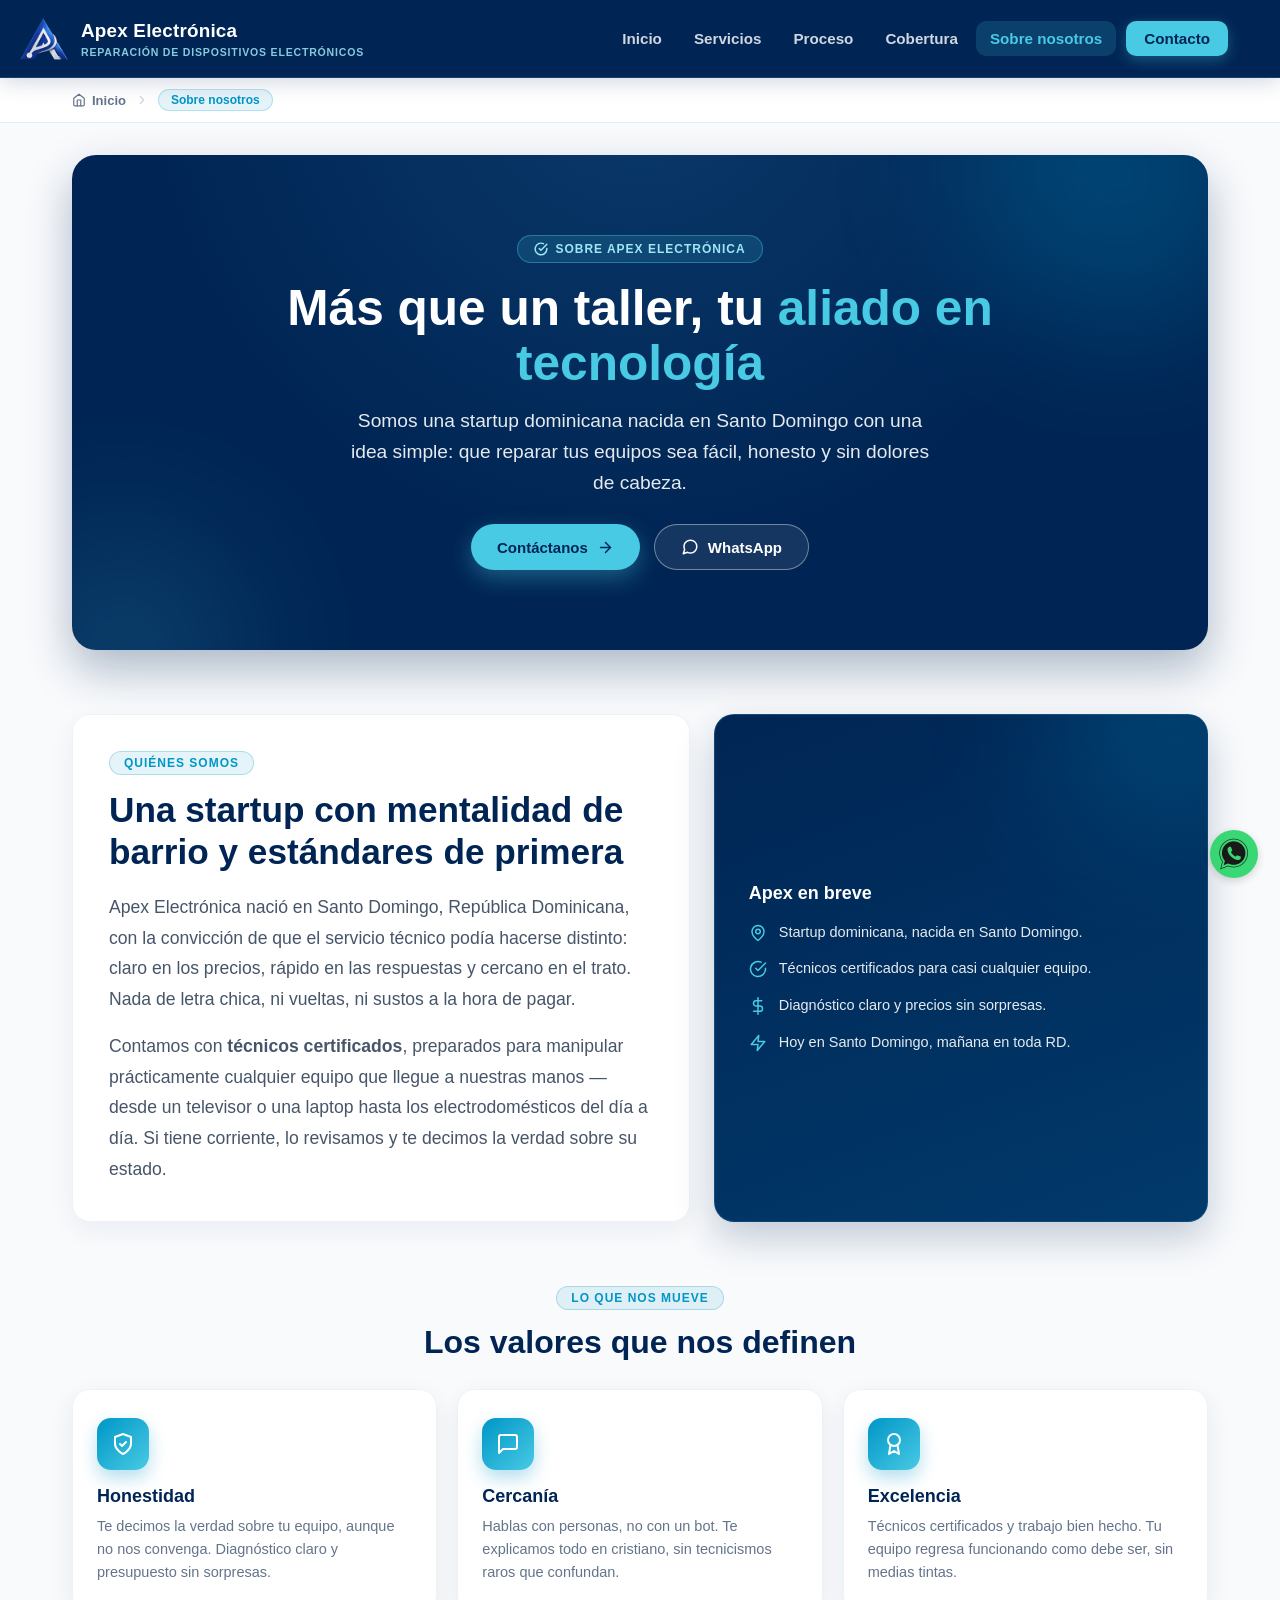
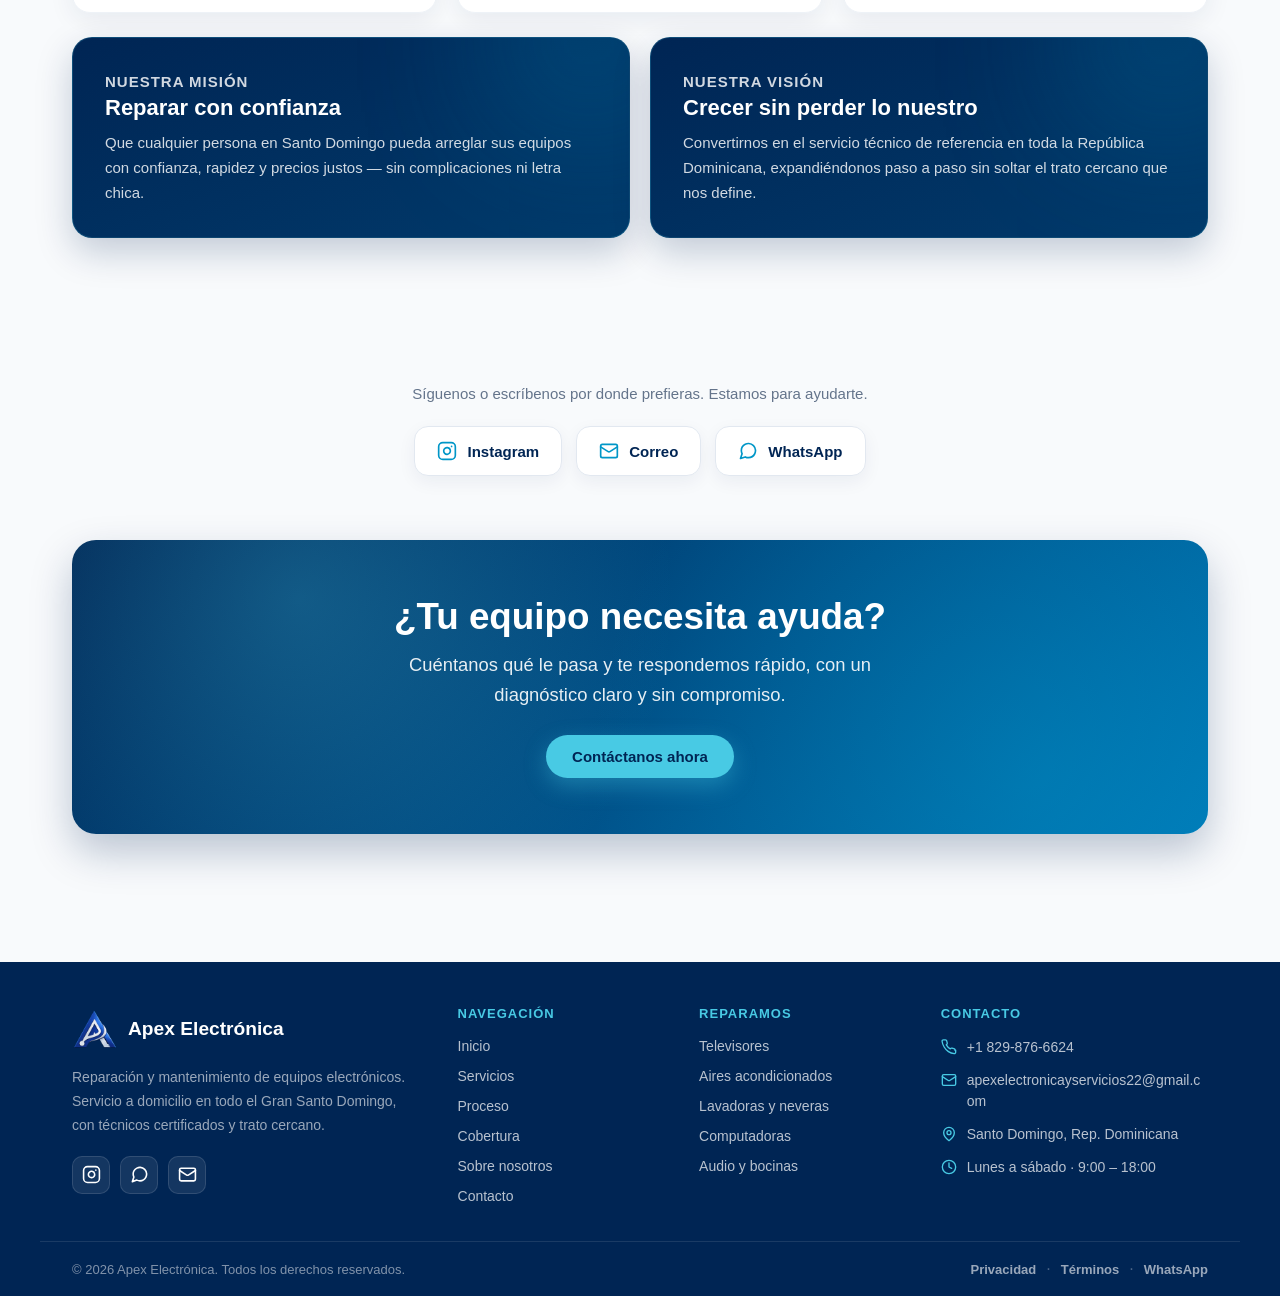
<file: pages/sobre-nosotros.html>
<!DOCTYPE html>
<html lang="es">
<head>
	<meta charset="UTF-8">
	<meta name="viewport" content="width=device-width, initial-scale=1.0">
	<title>Apex Electrónica | Sobre nosotros</title>
	<link rel="stylesheet" href="../css/styles.css">
	<link rel="stylesheet" href="../css/about.css">
	<link rel="stylesheet" href="../css/responsive.css">
	<link rel="icon" href="../img/favicon.ico" sizes="any">
	<link rel="icon" type="image/png" href="../img/favicon.png">
	<link rel="apple-touch-icon" href="../img/apple-touch-icon.png">
</head>
<body>
	<div id="header-container"></div>

	<main>
		<!-- HERO -->
		<section class="sn-hero">
			<span class="sn-glow sn-glow-1" aria-hidden="true"></span>
			<span class="sn-glow sn-glow-2" aria-hidden="true"></span>
			<div class="sn-hero-in">
				<span class="sn-badge reveal" data-delay="1">
					<svg width="14" height="14" viewBox="0 0 24 24" fill="none" stroke="currentColor" stroke-width="2.5" stroke-linecap="round" stroke-linejoin="round"><path d="M22 11.08V12a10 10 0 1 1-5.93-9.14"/><polyline points="22 4 12 14.01 9 11.01"/></svg>
					Sobre Apex Electrónica
				</span>
				<h2 class="reveal" data-delay="2">Más que un taller, tu <span class="sn-hl">aliado en tecnología</span></h2>
				<p class="reveal" data-delay="3">Somos una startup dominicana nacida en Santo Domingo con una idea simple: que reparar tus equipos sea fácil, honesto y sin dolores de cabeza.</p>
				<div class="sn-actions reveal" data-delay="4">
					<a href="contacto.html" class="sn-btn sn-btn-1">
						Contáctanos
						<svg width="17" height="17" viewBox="0 0 24 24" fill="none" stroke="currentColor" stroke-width="2" stroke-linecap="round" stroke-linejoin="round"><line x1="5" y1="12" x2="19" y2="12"/><polyline points="12 5 19 12 12 19"/></svg>
					</a>
					<a href="https://wa.me/18298766624" target="_blank" rel="noopener" class="sn-btn sn-btn-2">
						<svg width="18" height="18" viewBox="0 0 24 24" fill="none" stroke="currentColor" stroke-width="2" stroke-linecap="round" stroke-linejoin="round"><path d="M21 11.5a8.38 8.38 0 0 1-.9 3.8 8.5 8.5 0 0 1-7.6 4.7 8.38 8.38 0 0 1-3.8-.9L3 21l1.9-5.7a8.38 8.38 0 0 1-.9-3.8 8.5 8.5 0 0 1 4.7-7.6 8.38 8.38 0 0 1 3.8-.9h.5a8.48 8.48 0 0 1 8 8v.5z"/></svg>
						WhatsApp
					</a>
				</div>
			</div>
		</section>

		<!-- QUIÉNES SOMOS -->
		<section class="sn-intro">
			<div class="sn-intro-text reveal reveal-left">
				<span class="sn-eyebrow">Quiénes somos</span>
				<h3>Una startup con mentalidad de barrio y estándares de primera</h3>
				<p>Apex Electrónica nació en Santo Domingo, República Dominicana, con la convicción de que el servicio técnico podía hacerse distinto: claro en los precios, rápido en las respuestas y cercano en el trato. Nada de letra chica, ni vueltas, ni sustos a la hora de pagar.</p>
				<p>Contamos con <strong>técnicos certificados</strong>, preparados para manipular prácticamente cualquier equipo que llegue a nuestras manos — desde un televisor o una laptop hasta los electrodomésticos del día a día. Si tiene corriente, lo revisamos y te decimos la verdad sobre su estado.</p>
			</div>
			<aside class="sn-resumen reveal reveal-right">
				<h4>Apex en breve</h4>
				<ul>
					<li>
						<svg width="18" height="18" viewBox="0 0 24 24" fill="none" stroke="currentColor" stroke-width="2" stroke-linecap="round" stroke-linejoin="round"><path d="M20 10c0 6-8 12-8 12s-8-6-8-12a8 8 0 0 1 16 0Z"/><circle cx="12" cy="10" r="3"/></svg>
						Startup dominicana, nacida en Santo Domingo.
					</li>
					<li>
						<svg width="18" height="18" viewBox="0 0 24 24" fill="none" stroke="currentColor" stroke-width="2" stroke-linecap="round" stroke-linejoin="round"><path d="M22 11.08V12a10 10 0 1 1-5.93-9.14"/><polyline points="22 4 12 14.01 9 11.01"/></svg>
						Técnicos certificados para casi cualquier equipo.
					</li>
					<li>
						<svg width="18" height="18" viewBox="0 0 24 24" fill="none" stroke="currentColor" stroke-width="2" stroke-linecap="round" stroke-linejoin="round"><line x1="12" y1="1" x2="12" y2="23"/><path d="M17 5H9.5a3.5 3.5 0 0 0 0 7h5a3.5 3.5 0 0 1 0 7H6"/></svg>
						Diagnóstico claro y precios sin sorpresas.
					</li>
					<li>
						<svg width="18" height="18" viewBox="0 0 24 24" fill="none" stroke="currentColor" stroke-width="2" stroke-linecap="round" stroke-linejoin="round"><polyline points="13 2 3 14 12 14 11 22 21 10 12 10 13 2"/></svg>
						Hoy en Santo Domingo, mañana en toda RD.
					</li>
				</ul>
			</aside>
		</section>

		<!-- VALORES -->
		<div class="sn-head reveal">
			<span class="sn-eyebrow">Lo que nos mueve</span>
			<h3>Los valores que nos definen</h3>
		</div>
		<section class="sn-valores">
			<div class="valor reveal">
				<div class="valor-ic">
					<svg width="24" height="24" viewBox="0 0 24 24" fill="none" stroke="currentColor" stroke-width="2" stroke-linecap="round" stroke-linejoin="round"><path d="M12 22s8-4 8-10V5l-8-3-8 3v7c0 6 8 10 8 10z"/><path d="m9 12 2 2 4-4"/></svg>
				</div>
				<h4>Honestidad</h4>
				<p>Te decimos la verdad sobre tu equipo, aunque no nos convenga. Diagnóstico claro y presupuesto sin sorpresas.</p>
			</div>
			<div class="valor reveal">
				<div class="valor-ic">
					<svg width="24" height="24" viewBox="0 0 24 24" fill="none" stroke="currentColor" stroke-width="2" stroke-linecap="round" stroke-linejoin="round"><path d="M21 15a2 2 0 0 1-2 2H7l-4 4V5a2 2 0 0 1 2-2h14a2 2 0 0 1 2 2z"/></svg>
				</div>
				<h4>Cercanía</h4>
				<p>Hablas con personas, no con un bot. Te explicamos todo en cristiano, sin tecnicismos raros que confundan.</p>
			</div>
			<div class="valor reveal">
				<div class="valor-ic">
					<svg width="24" height="24" viewBox="0 0 24 24" fill="none" stroke="currentColor" stroke-width="2" stroke-linecap="round" stroke-linejoin="round"><circle cx="12" cy="8" r="6"/><path d="M15.477 12.89 17 22l-5-3-5 3 1.523-9.11"/></svg>
				</div>
				<h4>Excelencia</h4>
				<p>Técnicos certificados y trabajo bien hecho. Tu equipo regresa funcionando como debe ser, sin medias tintas.</p>
			</div>
		</section>

		<!-- MISIÓN & VISIÓN -->
		<section class="sn-mv">
			<div class="mv-card reveal">
				<p class="mv-eyebrow">Nuestra misión</p>
				<h4>Reparar con confianza</h4>
				<p>Que cualquier persona en Santo Domingo pueda arreglar sus equipos con confianza, rapidez y precios justos — sin complicaciones ni letra chica.</p>
			</div>
			<div class="mv-card reveal">
				<p class="mv-eyebrow">Nuestra visión</p>
				<h4>Crecer sin perder lo nuestro</h4>
				<p>Convertirnos en el servicio técnico de referencia en toda la República Dominicana, expandiéndonos paso a paso sin soltar el trato cercano que nos define.</p>
			</div>
		</section>

		<!-- REDES / CONTACTO -->
		<section class="sn-redes">
			<span class="sn-eyebrow reveal" data-delay="1">Conéctate con nosotros</span>
			<h3 class="reveal" data-delay="2">¿Hablamos?</h3>
			<p>Síguenos o escríbenos por donde prefieras. Estamos para ayudarte.</p>
			<div class="redes-row reveal" data-delay="3">
				<a class="red-btn" href="https://www.instagram.com/apex.es_" target="_blank" rel="noopener">
					<svg width="20" height="20" viewBox="0 0 24 24" fill="none" stroke="currentColor" stroke-width="2" stroke-linecap="round" stroke-linejoin="round"><rect x="2" y="2" width="20" height="20" rx="5"/><path d="M16 11.37A4 4 0 1 1 12.63 8 4 4 0 0 1 16 11.37z"/><line x1="17.5" y1="6.5" x2="17.51" y2="6.5"/></svg>
					Instagram
				</a>
				<a class="red-btn" href="https://mail.google.com/mail/?view=cm&amp;fs=1&amp;to=apexelectronicayservicios22@gmail.com" target="_blank" rel="noopener">
					<svg width="20" height="20" viewBox="0 0 24 24" fill="none" stroke="currentColor" stroke-width="2" stroke-linecap="round" stroke-linejoin="round"><rect x="2" y="4" width="20" height="16" rx="2"/><path d="m22 7-8.97 5.7a1.94 1.94 0 0 1-2.06 0L2 7"/></svg>
					Correo
				</a>
				<a class="red-btn" href="https://wa.me/18298766624" target="_blank" rel="noopener">
					<svg width="20" height="20" viewBox="0 0 24 24" fill="none" stroke="currentColor" stroke-width="2" stroke-linecap="round" stroke-linejoin="round"><path d="M21 11.5a8.38 8.38 0 0 1-.9 3.8 8.5 8.5 0 0 1-7.6 4.7 8.38 8.38 0 0 1-3.8-.9L3 21l1.9-5.7a8.38 8.38 0 0 1-.9-3.8 8.5 8.5 0 0 1 4.7-7.6 8.38 8.38 0 0 1 3.8-.9h.5a8.48 8.48 0 0 1 8 8v.5z"/></svg>
					WhatsApp
				</a>
			</div>
		</section>

		<!-- CTA FINAL -->
		<section class="sn-cta">
			<div class="sn-cta-in reveal reveal-scale">
				<h3>¿Tu equipo necesita ayuda?</h3>
				<p>Cuéntanos qué le pasa y te respondemos rápido, con un diagnóstico claro y sin compromiso.</p>
				<a href="contacto.html" class="sn-btn sn-btn-1">Contáctanos ahora</a>
			</div>
		</section>
	</main>

	<div id="footer-container"></div>
	<script src="../js/script.js"></script>
	<script src="../js/animations.js"></script>
</body>
</html>
</file>
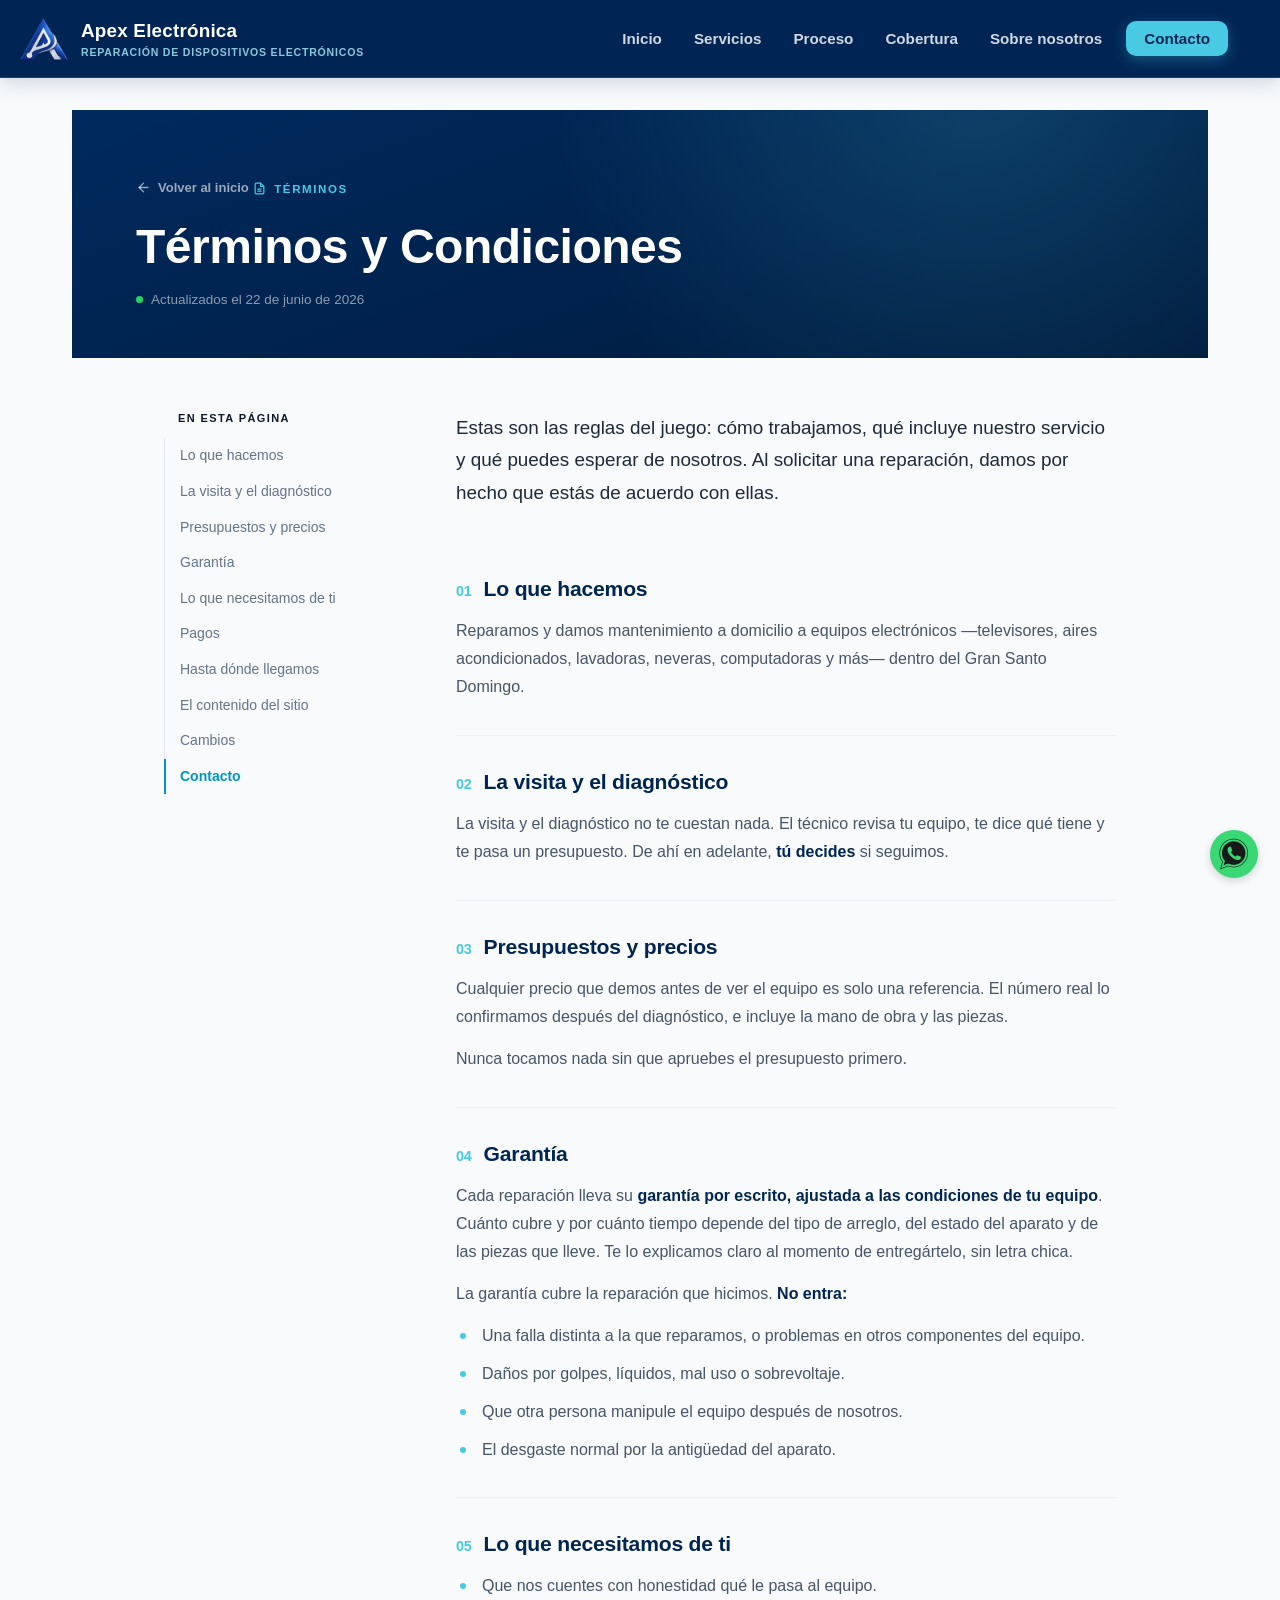
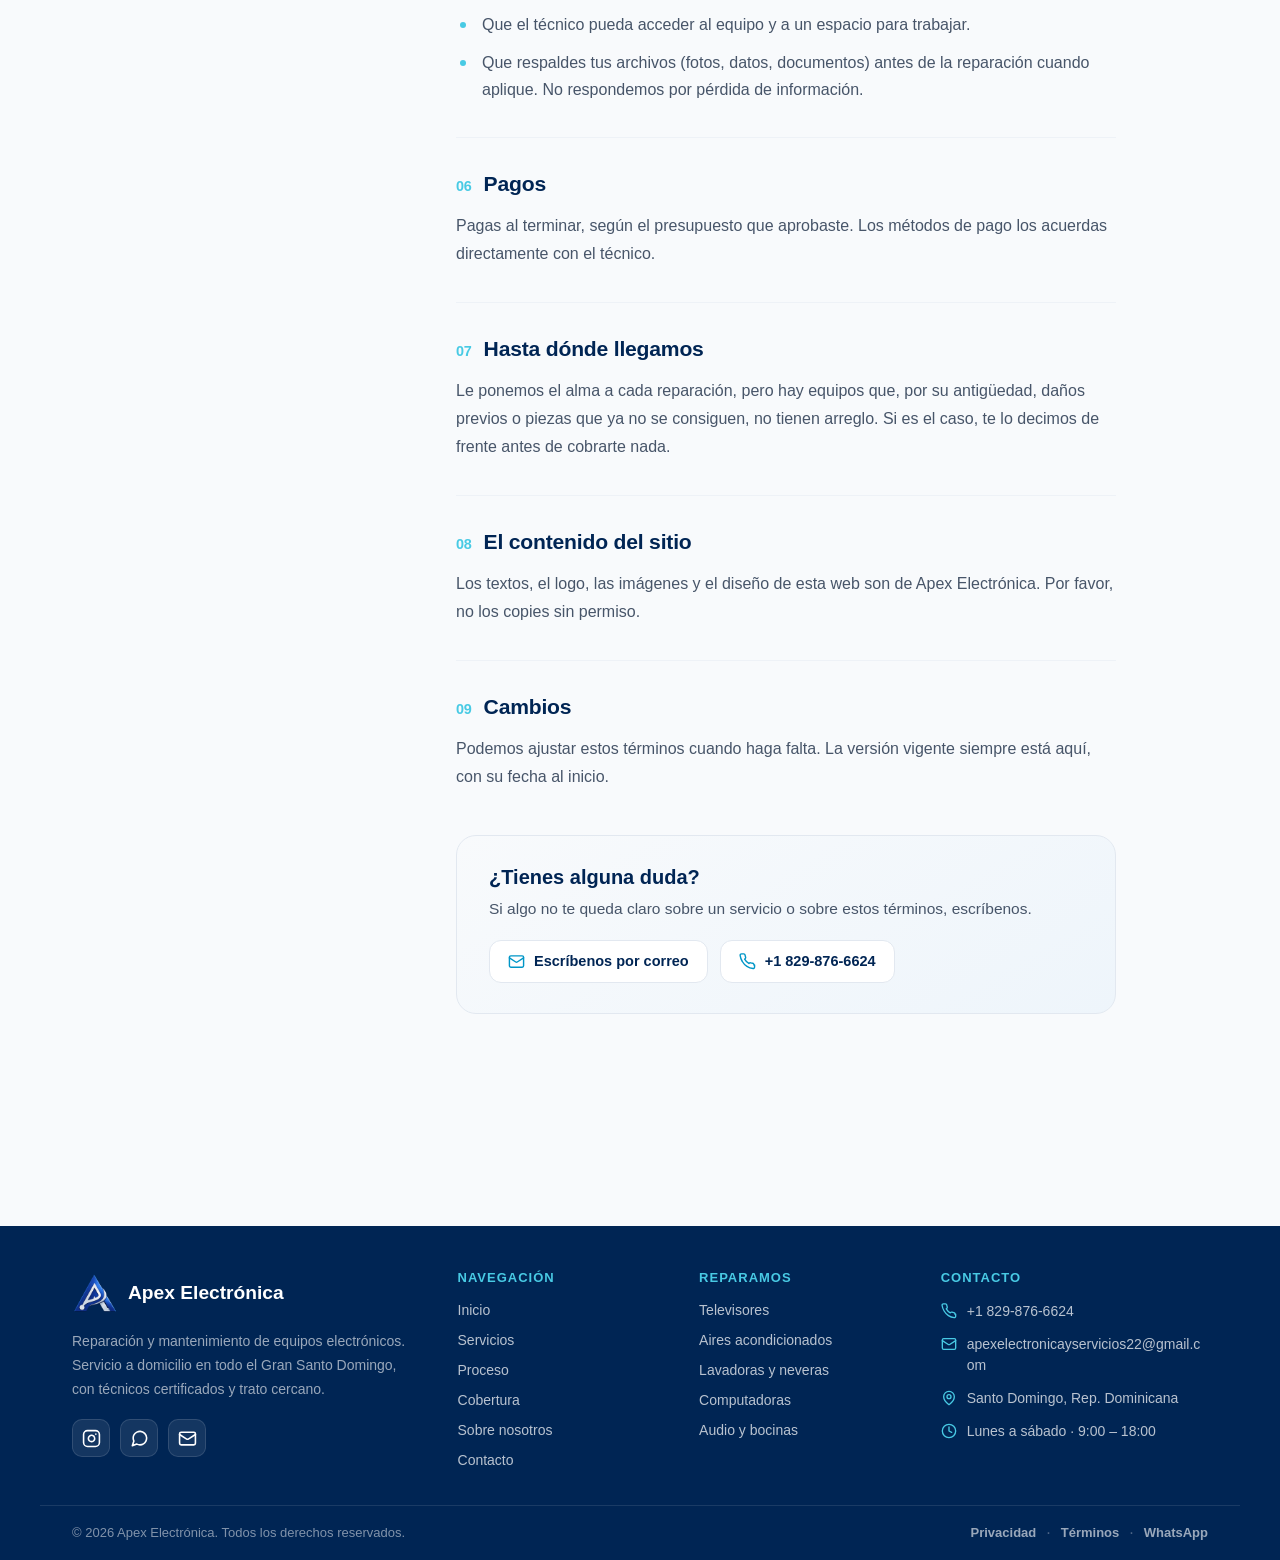
<file: pages/terminos.html>
<!DOCTYPE html>
<html lang="es">
<head>
	<meta charset="UTF-8">
	<meta name="viewport" content="width=device-width, initial-scale=1.0">
	<title>Apex Electrónica | Términos y Condiciones</title>
	<meta name="robots" content="noindex, follow">
	<link rel="stylesheet" href="../css/styles.css">
	<link rel="stylesheet" href="../css/legal.css">
	<link rel="stylesheet" href="../css/responsive.css">
	<link rel="icon" href="../img/favicon.ico" sizes="any">
	<link rel="icon" type="image/png" href="../img/favicon.png">
	<link rel="apple-touch-icon" href="../img/apple-touch-icon.png">
</head>
<body>
	<div id="header-container"></div>

	<main>
		<section class="legal-hero">
			<div class="legal-hero-in">
				<a href="../index.html" class="legal-back">
					<svg width="15" height="15" viewBox="0 0 24 24" fill="none" stroke="currentColor" stroke-width="2.2" stroke-linecap="round" stroke-linejoin="round"><line x1="19" y1="12" x2="5" y2="12"/><polyline points="12 19 5 12 12 5"/></svg>
					Volver al inicio
				</a>
				<span class="legal-eyebrow">
					<svg width="13" height="13" viewBox="0 0 24 24" fill="none" stroke="currentColor" stroke-width="2.2" stroke-linecap="round" stroke-linejoin="round"><path d="M14 2H6a2 2 0 0 0-2 2v16a2 2 0 0 0 2 2h12a2 2 0 0 0 2-2V8z"/><path d="M14 2v6h6"/><path d="M9 13h6"/><path d="M9 17h6"/></svg>
					Términos
				</span>
				<h1>Términos y Condiciones</h1>
				<p class="legal-updated">Actualizados el 22 de junio de 2026</p>
			</div>
		</section>

		<div class="legal-wrap">
			<aside class="legal-toc">
				<p class="legal-toc-label">En esta página</p>
				<ul>
					<li><a href="#servicios">Lo que hacemos</a></li>
					<li><a href="#visita">La visita y el diagnóstico</a></li>
					<li><a href="#precios">Presupuestos y precios</a></li>
					<li><a href="#garantia">Garantía</a></li>
					<li><a href="#cliente">Lo que necesitamos de ti</a></li>
					<li><a href="#pagos">Pagos</a></li>
					<li><a href="#limites">Hasta dónde llegamos</a></li>
					<li><a href="#contenido">El contenido del sitio</a></li>
					<li><a href="#cambios">Cambios</a></li>
					<li><a href="#contacto">Contacto</a></li>
				</ul>
			</aside>

			<div class="legal-content">
				<p class="legal-lead">
					Estas son las reglas del juego: cómo trabajamos, qué incluye nuestro servicio y qué puedes esperar de nosotros. Al solicitar una reparación, damos por hecho que estás de acuerdo con ellas.
				</p>

				<div class="legal-section" id="servicios">
					<h2><span class="ls-num">01</span> Lo que hacemos</h2>
					<p>Reparamos y damos mantenimiento a domicilio a equipos electrónicos —televisores, aires acondicionados, lavadoras, neveras, computadoras y más— dentro del Gran Santo Domingo.</p>
				</div>

				<div class="legal-section" id="visita">
					<h2><span class="ls-num">02</span> La visita y el diagnóstico</h2>
					<p>La visita y el diagnóstico no te cuestan nada. El técnico revisa tu equipo, te dice qué tiene y te pasa un presupuesto. De ahí en adelante, <strong>tú decides</strong> si seguimos.</p>
				</div>

				<div class="legal-section" id="precios">
					<h2><span class="ls-num">03</span> Presupuestos y precios</h2>
					<p>Cualquier precio que demos antes de ver el equipo es solo una referencia. El número real lo confirmamos después del diagnóstico, e incluye la mano de obra y las piezas.</p>
					<p>Nunca tocamos nada sin que apruebes el presupuesto primero.</p>
				</div>

				<div class="legal-section" id="garantia">
					<h2><span class="ls-num">04</span> Garantía</h2>
					<p>Cada reparación lleva su <strong>garantía por escrito, ajustada a las condiciones de tu equipo</strong>. Cuánto cubre y por cuánto tiempo depende del tipo de arreglo, del estado del aparato y de las piezas que lleve. Te lo explicamos claro al momento de entregártelo, sin letra chica.</p>
					<p>La garantía cubre la reparación que hicimos. <strong>No entra:</strong></p>
					<ul>
						<li>Una falla distinta a la que reparamos, o problemas en otros componentes del equipo.</li>
						<li>Daños por golpes, líquidos, mal uso o sobrevoltaje.</li>
						<li>Que otra persona manipule el equipo después de nosotros.</li>
						<li>El desgaste normal por la antigüedad del aparato.</li>
					</ul>
				</div>

				<div class="legal-section" id="cliente">
					<h2><span class="ls-num">05</span> Lo que necesitamos de ti</h2>
					<ul>
						<li>Que nos cuentes con honestidad qué le pasa al equipo.</li>
						<li>Que el técnico pueda acceder al equipo y a un espacio para trabajar.</li>
						<li>Que respaldes tus archivos (fotos, datos, documentos) antes de la reparación cuando aplique. No respondemos por pérdida de información.</li>
					</ul>
				</div>

				<div class="legal-section" id="pagos">
					<h2><span class="ls-num">06</span> Pagos</h2>
					<p>Pagas al terminar, según el presupuesto que aprobaste. Los métodos de pago los acuerdas directamente con el técnico.</p>
				</div>

				<div class="legal-section" id="limites">
					<h2><span class="ls-num">07</span> Hasta dónde llegamos</h2>
					<p>Le ponemos el alma a cada reparación, pero hay equipos que, por su antigüedad, daños previos o piezas que ya no se consiguen, no tienen arreglo. Si es el caso, te lo decimos de frente antes de cobrarte nada.</p>
				</div>

				<div class="legal-section" id="contenido">
					<h2><span class="ls-num">08</span> El contenido del sitio</h2>
					<p>Los textos, el logo, las imágenes y el diseño de esta web son de Apex Electrónica. Por favor, no los copies sin permiso.</p>
				</div>

				<div class="legal-section" id="cambios">
					<h2><span class="ls-num">09</span> Cambios</h2>
					<p>Podemos ajustar estos términos cuando haga falta. La versión vigente siempre está aquí, con su fecha al inicio.</p>
				</div>

				<div class="legal-contact" id="contacto">
					<h2>¿Tienes alguna duda?</h2>
					<p>Si algo no te queda claro sobre un servicio o sobre estos términos, escríbenos.</p>
					<div class="legal-contact-row">
						<a href="mailto:apexelectronicayservicios22@gmail.com">
							<svg width="17" height="17" viewBox="0 0 24 24" fill="none" stroke="currentColor" stroke-width="2" stroke-linecap="round" stroke-linejoin="round"><rect x="2" y="4" width="20" height="16" rx="2"/><path d="m22 7-8.97 5.7a1.94 1.94 0 0 1-2.06 0L2 7"/></svg>
							Escríbenos por correo
						</a>
						<a href="tel:+18298766624">
							<svg width="17" height="17" viewBox="0 0 24 24" fill="none" stroke="currentColor" stroke-width="2" stroke-linecap="round" stroke-linejoin="round"><path d="M22 16.92v3a2 2 0 0 1-2.18 2 19.79 19.79 0 0 1-8.63-3.07A19.5 19.5 0 0 1 4.69 12 19.79 19.79 0 0 1 1.61 3.41 2 2 0 0 1 3.6 1.22h3a2 2 0 0 1 2 1.72c.127.96.361 1.903.7 2.81a2 2 0 0 1-.45 2.11L7.91 8.77a16 16 0 0 0 6 6l.46-.46a2 2 0 0 1 2.11-.45c.907.339 1.85.573 2.81.7A2 2 0 0 1 21 16.92z"/></svg>
							+1 829-876-6624
						</a>
					</div>
				</div>
			</div>
		</div>
	</main>

	<div id="footer-container"></div>
	<script src="../js/script.js"></script>
	<script src="../js/animations.js"></script>
	<script>
	// Resalta en el índice la sección que estás leyendo
	(function () {
		var links = document.querySelectorAll('.legal-toc a');
		if (!links.length || !('IntersectionObserver' in window)) return;
		var map = {};
		links.forEach(function (l) { map[l.getAttribute('href').slice(1)] = l; });
		var obs = new IntersectionObserver(function (entries) {
			entries.forEach(function (e) {
				if (e.isIntersecting) {
					links.forEach(function (l) { l.classList.remove('active'); });
					if (map[e.target.id]) map[e.target.id].classList.add('active');
				}
			});
		}, { rootMargin: '-25% 0px -65% 0px' });
		document.querySelectorAll('.legal-section[id], .legal-contact[id]').forEach(function (s) { obs.observe(s); });
	})();
	</script>
</body>
</html>
</file>
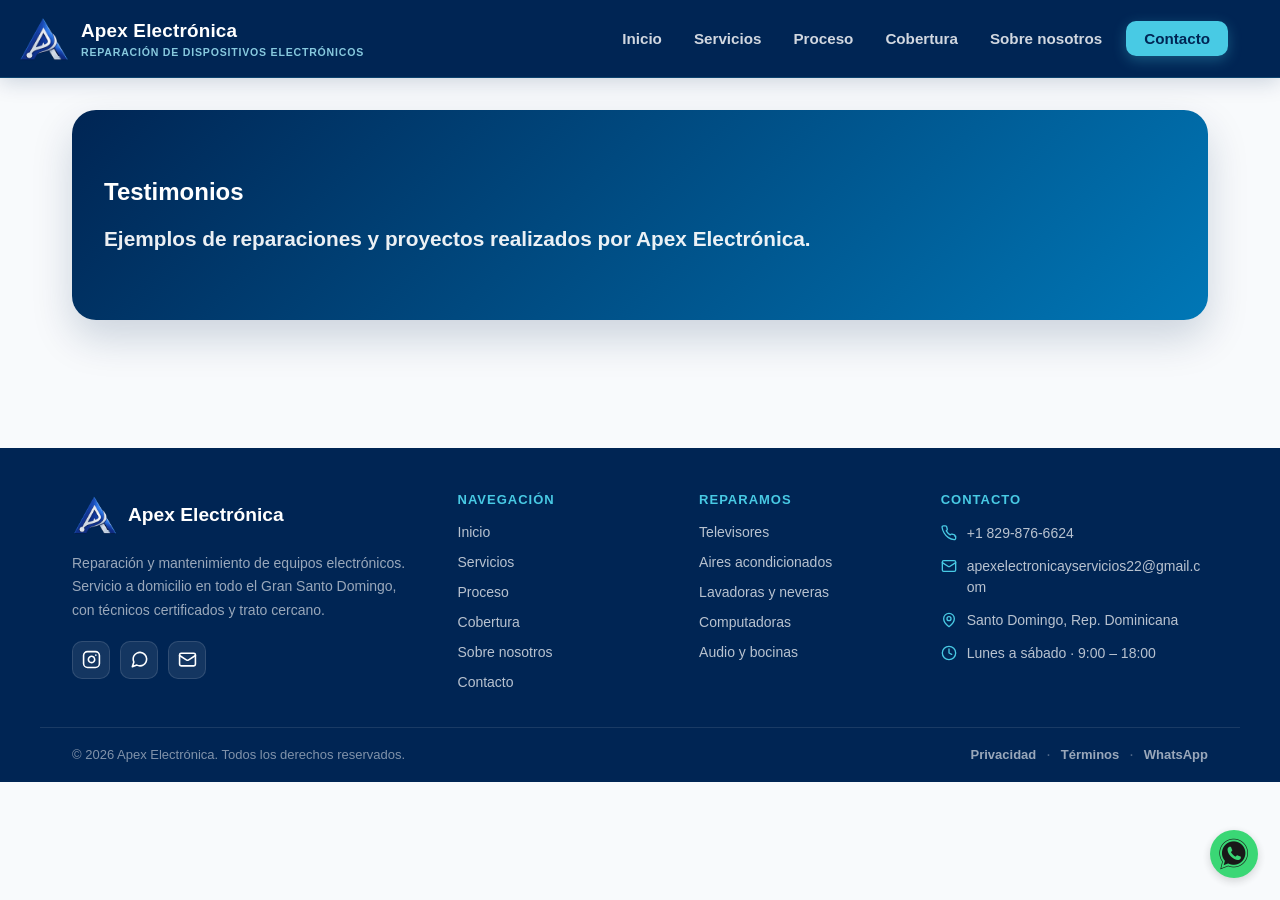
<file: pages/testimonios.html>
<!DOCTYPE html>
<html lang="es">
<head>
	<meta charset="UTF-8">
	<meta name="viewport" content="width=device-width, initial-scale=1.0">
	<title>Apex Electrónica | Testimonios</title>
	<link rel="stylesheet" href="../css/styles.css">
	<link rel="icon" type="image/png" sizes="32x32" href="../img/Logo Apex.png">
</head>
<body>
	<div id="header-container"></div>

	<main>
		<section class="hero">
			<h2>Testimonios</h2>
			<p>Ejemplos de reparaciones y proyectos realizados por Apex Electrónica.</p>
		</section>
	</main>

	<div id="footer-container"></div>
	<script src="../js/script.js"></script>
</body>
</html>
</file>
<file: css/styles.css>
:root {
    --primary: #002554;
    --secondary: #0096C7;
    --background: #F8FAFC;
    --accent: #48CAE4;
    --card: #FFFFFF;
    --text: #ffffff;
    --text-dark: #0f172a;
    --text-secondary: #64748B;
    --hero-end: #0077B6;
}

*,
*::before,
*::after {
    box-sizing: border-box;
}

.menu-toggle {
    display: none;
    align-items: center;
    justify-content: center;
    width: 44px;
    height: 44px;
    padding: 0;
    background: rgba(255, 255, 255, 0.08);
    border: 1px solid rgba(255, 255, 255, 0.15);
    border-radius: 11px;
    color: #fff;
    cursor: pointer;
    transition: background-color 0.2s ease;
}

.menu-toggle:hover { background: rgba(255, 255, 255, 0.16); }

html {
color: var(--text);
font-family: poppins, sans-serif;
background-color: var(--background);
}

header {
    position: sticky;
    top: 0;
    z-index: 1000;
    font-size: 18px;
    display: flex;
    justify-content: space-between;
    align-items: center;
    gap: 20px;
    min-height: 78px;
    width: 100%;
    margin: 0 auto;
    padding: 8px 32px 8px 24px;
    background: var(--primary);
    border-bottom: 1px solid rgba(72, 202, 228, 0.18);
    box-shadow: 0 4px 20px rgba(0, 37, 84, 0.18);
}

.logo-link {
    display: flex;
    align-items: center;
    gap: 10px;
    text-decoration: none;
}

.header-actions {
    display: flex;
    align-items: center;
    gap: 12px;
}

nav {
    display: flex;
    align-items: center;
    gap: 10px;
    margin-left: auto;
}

nav ul {
    display: flex;
    align-items: center;
    gap: 4px;
    list-style: none;
    margin: 0;
    padding: 0;
}

nav li {
    display: inline;
}

nav a {
    color: rgba(255, 255, 255, 0.82);
    text-decoration: none;
    font-weight: 600;
    font-size: 0.95rem;
    white-space: nowrap;
    padding: 9px 14px;
    border-radius: 10px;
    transition: background-color 0.2s ease, color 0.2s ease;
}

nav a:hover {
    background: rgba(255, 255, 255, 0.1);
    color: #fff;
}

nav a.active {
    background: rgba(72, 202, 228, 0.16);
    color: var(--accent);
}

/* Enlace Contacto como botón CTA */
nav a.nav-cta-link,
nav a.nav-cta-link.active {
    background: var(--accent);
    color: var(--primary);
    font-weight: 700;
    margin-left: 6px;
    padding: 9px 18px;
    box-shadow: 0 4px 14px rgba(72, 202, 228, 0.3);
}

nav a.nav-cta-link:hover {
    background: #fff;
    color: var(--primary);
    box-shadow: 0 6px 18px rgba(72, 202, 228, 0.4);
}

.nav-cta { display: none; }
.nav-head,
.nav-foot { display: none; }
.nav-overlay { display: none; }

/* bloqueo de scroll cuando el menú lateral está abierto */
body.menu-open { overflow: hidden; }
body.menu-open .btn-whatsapp { display: none; }

/* ---------- BREADCRUMB / INDICADOR DE PÁGINA ---------- */
.breadcrumb {
    background: #fff;
    border-bottom: 1px solid #e8eef5;
}

.breadcrumb-in {
    max-width: 1200px;
    margin: 0 auto;
    padding: 11px 32px;
    display: flex;
    align-items: center;
    gap: 9px;
    font-size: 13px;
}

.breadcrumb a {
    display: inline-flex;
    align-items: center;
    gap: 6px;
    color: #64748B;
    font-weight: 600;
    text-decoration: none;
    transition: color 0.2s ease;
}

.breadcrumb a:hover { color: #0096C7; }
.bc-sep { color: #cbd5e1; flex-shrink: 0; }

.bc-current {
    background: rgba(0, 150, 199, 0.1);
    color: #0096C7;
    border: 1px solid rgba(0, 150, 199, 0.22);
    padding: 3px 12px;
    border-radius: 50px;
    font-weight: 700;
    font-size: 12px;
}

.footer {
    background: var(--primary);
    color: #fff;
    margin-top: 6rem;
}

.footer-top {
    max-width: 1200px;
    margin: 0 auto;
    padding: 44px 32px 36px;
    display: grid;
    grid-template-columns: 1.7fr 1fr 1fr 1.3fr;
    gap: 36px;
}

.footer-logo {
    display: flex;
    align-items: center;
    gap: 10px;
    margin-bottom: 14px;
}

.footer-logo img { height: 46px; width: auto; object-fit: contain; }
.footer-logo span { font-size: 1.2rem; font-weight: 700; color: #fff; }

.footer-brand p {
    color: rgba(255, 255, 255, 0.6);
    font-size: 14px;
    line-height: 1.7;
    margin: 0 0 18px;
    max-width: 360px;
}

.footer-social { display: flex; gap: 10px; }

.footer-social a {
    width: 38px;
    height: 38px;
    border-radius: 10px;
    display: flex;
    align-items: center;
    justify-content: center;
    background: rgba(255, 255, 255, 0.08);
    border: 1px solid rgba(255, 255, 255, 0.12);
    color: #fff;
    transition: background-color 0.2s ease, color 0.2s ease, transform 0.2s ease, border-color 0.2s ease;
}

.footer-social a:hover {
    background: var(--accent);
    color: var(--primary);
    border-color: var(--accent);
    transform: translateY(-2px);
}

.footer-col h4 {
    color: var(--accent);
    font-size: 13px;
    text-transform: uppercase;
    letter-spacing: 1px;
    font-weight: 700;
    margin: 0 0 16px;
}

.footer-col ul {
    list-style: none;
    margin: 0;
    padding: 0;
    display: flex;
    flex-direction: column;
    gap: 12px;
}

.footer-col a {
    color: rgba(255, 255, 255, 0.72);
    font-size: 14px;
    text-decoration: none;
    transition: color 0.2s ease;
    width: fit-content;
}

.footer-col a:hover { color: var(--accent); }

.footer-contact-list li {
    display: flex;
    align-items: flex-start;
    gap: 10px;
    color: rgba(255, 255, 255, 0.72);
    font-size: 14px;
    line-height: 1.5;
}

.footer-contact-list svg { color: var(--accent); flex-shrink: 0; margin-top: 2px; }

.footer-contact-list a {
    color: rgba(255, 255, 255, 0.72);
    text-decoration: none;
    word-break: break-word;
    transition: color 0.2s ease;
}

.footer-contact-list a:hover { color: var(--accent); }

.footer-bottom {
    border-top: 1px solid rgba(255, 255, 255, 0.1);
    max-width: 1200px;
    margin: 0 auto;
    padding: 18px 32px;
    display: flex;
    align-items: center;
    justify-content: space-between;
    gap: 12px;
    flex-wrap: wrap;
}

.footer-bottom p { margin: 0; color: rgba(255, 255, 255, 0.5); font-size: 13px; }

.footer-cta {
    color: var(--accent);
    font-weight: 700;
    font-size: 14px;
    text-decoration: none;
    transition: color 0.2s ease;
}

.footer-cta:hover { color: #fff; }

.footer-bottom-links {
    display: flex;
    align-items: center;
    gap: 10px;
}
.footer-bottom-links a {
    color: rgba(255, 255, 255, 0.6);
    font-size: 13px;
    font-weight: 600;
    text-decoration: none;
    transition: color 0.2s ease;
}
.footer-bottom-links a:hover { color: var(--accent); }
.fb-dot { color: rgba(255, 255, 255, 0.3); }

a {
    color:  var(--secondary);
    text-decoration: none;
}

p{
    color: var(--text-secondary);
    font-size: 1.3rem;
}

.hero {
    background: linear-gradient(135deg, var(--primary), var(--hero-end));
    color: var(--text);
    padding: 3rem 2rem;
    border-radius: 24px;
    box-shadow: 0 18px 40px rgba(0, 37, 84, 0.18);
}

.hero h2,
.hero p {
    font-weight: 700;
    color: var(--text);
}

.hero p {
    opacity: 0.92;
}

.card {
    background: var(--card);
    color: var(--text-dark);
}

.btn-primary {
     background: var(--secondary);
    color: var(--text);
    border: none;
    border-radius: 10px;
    padding: 11px 20px;
    margin: 0;
    white-space: nowrap;
    font-size: 15px;
    font-weight: 600;
    cursor: pointer;
    display: flex;
    align-items: center;
    gap: 8px;
    transition: background .2s;
}

.btn-primary:hover {
    background-color: var(--accent);
}

.btn-secondary {
    border: 2px solid var(--accent);
    color: var(--primary);
    background: transparent;
}

.btn-secondary:hover {
    background: rgba(72, 202, 228, 0.12);
}

main {
    color: var(--text-dark);
    padding: 2rem;
    max-width: 1200px;
    margin: 0 auto;
}

body {
    opacity: 1;
    animation: fadeIn 0.5s ease-in forwards;
    margin: 0;
    padding: 0;
    overflow-x: hidden;
    transition: opacity 0.3s ease;
}

body.fade-out {
    opacity: 0;
}

@keyframes fadeIn {
    from {
        opacity: 0.3;
    }
    to {
        opacity: 1;
    }
}

html {
    scroll-behavior: smooth;
}

/* ===========================================================
   ANIMACIONES DE ENTRADA (revelado al hacer scroll)
   La clase .is-visible la añade animations.js
   =========================================================== */
.reveal {
    opacity: 0;
    transform: translateY(22px);
    transition: opacity 0.6s ease, transform 0.6s ease;
}

.reveal.is-visible {
    opacity: 1;
    transform: none;
}

.reveal-left  { transform: translateX(-22px); }
.reveal-right { transform: translateX(22px); }
.reveal-scale { transform: scale(0.95); }
.reveal-left.is-visible,
.reveal-right.is-visible,
.reveal-scale.is-visible { transform: none; }

.reveal[data-delay="1"] { transition-delay: 0.08s; }
.reveal[data-delay="2"] { transition-delay: 0.16s; }
.reveal[data-delay="3"] { transition-delay: 0.24s; }
.reveal[data-delay="4"] { transition-delay: 0.32s; }
.reveal[data-delay="5"] { transition-delay: 0.40s; }

@media (prefers-reduced-motion: reduce) {
    html { scroll-behavior: auto; }
    .reveal {
        opacity: 1 !important;
        transform: none !important;
        transition: none !important;
    }
    nav.active,
    nav.active ul li,
    nav.active .nav-cta {
        animation: none !important;
        opacity: 1 !important;
        transform: none !important;
    }
}

#logo {
    height: 52px;
    width: auto;
    object-fit: contain;
    margin: 0;
    flex-shrink: 0;
}

#logo-div{
    display: flex;
    align-items: center;
    padding: 0;
    margin-left: -6px;
}

.logo-link {
    display: flex;
    align-items: center;
    gap: 11px;
    text-decoration: none;
}

#logo-text {
    display: flex;
    flex-direction: column;
    justify-content: center;
    line-height: 1.2;
    color: var(--text);
    min-width: 0;
    margin-top: 2px;
}

#logo-text strong {
    font-size: 1.18rem;
    font-weight: 700;
    letter-spacing: 0.2px;
    white-space: nowrap;
}

#logo-text span {
    font-size: 0.66rem;
    font-weight: 600;
    text-transform: uppercase;
    letter-spacing: 0.8px;
    color: rgba(159, 230, 247, 0.85);
    margin-top: 3px;
}

.btn-whatsapp {
    position: fixed;
    bottom: 22px;
    right: 22px;

    z-index: 9999;
    width: 3rem;
    height: 3rem;

    display: flex;
    align-items: center;
    justify-content: center;

    background-color: #25D366;
    padding: 8px;
    border-radius: 50%;

    opacity: 0.9;
    box-shadow: 0 3px 10px rgba(0, 0, 0, 0.18);
    transition: opacity 0.25s ease, transform 0.25s ease;
}

.btn-whatsapp:hover {
    opacity: 1;
    transform: translateY(-2px);
}

#WS-img {
    height: 100%;
    width: 100%;
    object-fit: contain;
}
</file>
<file: css/index.css>
:root {
    --navy: #002554;
    --blue: #0077B6;
    --sky: #0096C7;
    --cyan: #48CAE4;
    --bg: #F8FAFC;
    --white: #FFFFFF;
    --muted: #64748B;
    --dark: #0D1B2E;
    --border: #E2EAF4;
}

html {
    scroll-behavior: smooth;
}

body {
    font-family: 'Inter', sans-serif;
    background: var(--bg);
    color: var(--dark);
    overflow-x: hidden;
}


main {
    padding-top: 0;
}

.hero {
    min-height: 100vh;
    background: var(--navy);
    display: grid;
    grid-template-columns: 1fr;
    align-items: center;
    gap: 0;
    padding: 72px 0 80px;
    position: relative;
    overflow: hidden;
    width: 100vw;
    margin-left: calc(50% - 50vw);
    margin-right: calc(50% - 50vw);
    border-radius: 0 !important;
    -webkit-border-radius: 0 !important;
}

/* ---- Video de fondo a pantalla completa ---- */
.hero-bg {
    position: absolute;
    left: 0;
    right: 0;
    top: -28%;
    height: 156%;
    z-index: 0;
    overflow: hidden;
    will-change: transform;
}

/* El video ocupa la mitad derecha del hero y se funde con el navy
   por la izquierda, arriba y abajo (bordes suaves, sin cortes duros) */
.hero-video {
    position: absolute;
    top: 0;
    right: 0;
    height: 100%;
    width: 52%;
    object-fit: cover;
    object-position: center;
    /* sharpen (SVG) + ligero ajuste de color para ganar definición */
    filter: url(#hero-sharpen) brightness(0.97) saturate(1.18) contrast(1.07);
    -webkit-mask-image:
        linear-gradient(90deg, transparent 0%, rgba(0, 0, 0, 0.5) 14%, #000 34%),
        linear-gradient(180deg, transparent 0%, #000 14%, #000 86%, transparent 100%);
    -webkit-mask-composite: source-in;
            mask-image:
        linear-gradient(90deg, transparent 0%, rgba(0, 0, 0, 0.5) 14%, #000 34%),
        linear-gradient(180deg, transparent 0%, #000 14%, #000 86%, transparent 100%);
            mask-composite: intersect;
}

/* leve oscurecido para integrar el video con el hero y dar contraste al texto */
.hero-bg-overlay {
    position: absolute;
    inset: 0;
    background:
        linear-gradient(90deg, var(--navy) 0%, rgba(0, 18, 42, 0.55) 38%, transparent 62%),
        linear-gradient(0deg, rgba(0, 18, 42, 0.45) 0%, transparent 32%, transparent 80%, rgba(0, 18, 42, 0.3) 100%);
}

/* el texto y decoraciones quedan por encima del video */
.hero-left { z-index: 2; }
.hero-lines,
.hero-glow { z-index: 1; }

.hero-lines {
    position: absolute;
    top: 0;
    right: 0;
    bottom: 0;
    width: 55%;
    background: repeating-linear-gradient(0deg, transparent, transparent 59px, rgba(72,202,228,0.06) 59px, rgba(72,202,228,0.06) 60px);
    pointer-events: none;
}

.hero-glow {
    position: absolute;
    top: -100px;
    right: 300px;
    width: 500px;
    height: 500px;
    background: radial-gradient(circle, rgba(0,150,199,0.18) 0%, transparent 70%);
    pointer-events: none;
}

.hero-left {
    position: relative;
    display: flex;
    flex-direction: column;
    justify-content: center;
    padding: 0 5vw 0 5vw;
}

.hero-eyebrow {
    display: flex;
    align-items: center;
    gap: 10px;
    margin-bottom: 28px;
}

.eyebrow-line {
    width: 32px;
    height: 2px;
    background: var(--cyan);
}

.eyebrow-text {
    font-size: 11px;
    font-weight: 600;
    letter-spacing: 3px;
    text-transform: uppercase;
    color: var(--cyan);
}

.hero-h1 {
    font-family: 'Barlow Condensed', sans-serif;
    font-size: clamp(58px, 7vw, 92px);
    font-weight: 900;
    line-height: .95;
    text-transform: uppercase;
    color: #fff;
    margin-bottom: 28px;
}

.hero-h1 .line-alt {
    color: transparent;
    -webkit-text-stroke: 1.5px var(--cyan);
    display: block;
}

.hero-sub {
    font-size: 16px;
    line-height: 1.75;
    color: rgba(255,255,255,0.6);
    max-width: 460px;
    margin-bottom: 48px;
}

.hero-cta {
    display: flex;
    gap: 14px;
    align-items: center;
    margin-bottom: 56px;
}

.btn-fill {
    background: var(--sky);
    color: #fff;
    border: none;
    border-radius: 8px;
    padding: 14px 26px;
    font-size: 14px;
    font-weight: 600;
    cursor: pointer;
    display: flex;
    align-items: center;
    gap: 8px;
    transition: background .2s;
}

.btn-fill:hover {
    background: #007daa;
}

.btn-ghost {
    background: none;
    border: none;
    color: rgba(255,255,255,0.5);
    font-size: 14px;
    font-weight: 500;
    cursor: pointer;
    display: flex;
    align-items: center;
    gap: 6px;
}

.btn-ghost:hover {
    color: #fff;
}

.hero-trust {
    display: flex;
    gap: 32px;
}

.trust-item {
    display: flex;
    flex-direction: column;
    gap: 2px;
}

.trust-num {
    font-family: 'Barlow Condensed', sans-serif;
    font-size: 32px;
    font-weight: 900;
    color: #fff;
}

.trust-label {
    font-size: 12px;
    color: rgba(255,255,255,0.4);
    letter-spacing: .5px;
}

.hero-right {
    position: relative;
    display: flex;
    align-items: center;
    justify-content: center;
}

.book-panel {
    background: #fff;
    border-radius: 16px;
    padding: 32px 28px;
    width: 100%;
    box-shadow: 0 0 0 1px rgba(0,37,84,0.12), 0 24px 64px rgba(0,37,84,0.2);
}

.panel-tag {
    font-size: 10px;
    font-weight: 700;
    letter-spacing: 2px;
    text-transform: uppercase;
    color: var(--sky);
    margin-bottom: 16px;
    display: block;
}

.panel-title {
    font-family: 'Barlow Condensed', sans-serif;
    font-size: 26px;
    font-weight: 900;
    color: var(--dark);
    margin-bottom: 6px;
    line-height: 1.1;
    text-transform: uppercase;
}

.panel-sub {
    font-size: 13px;
    color: var(--muted);
    margin-bottom: 22px;
    line-height: 1.5;
}

.form-field {
    background: var(--bg);
    border: 1.5px solid var(--border);
    border-radius: 8px;
    padding: 12px 14px;
    font-size: 14px;
    width: 100%;
    font-family: 'Inter', sans-serif;
    margin-bottom: 10px;
}

.form-field:focus {
    border-color: var(--sky);
    outline: none;
}

.send-btn {
    width: 100%;
    background: var(--sky);
    color: #fff;
    border: none;
    border-radius: 8px;
    padding: 14px;
    font-size: 14px;
    font-weight: 700;
    cursor: pointer;
    margin-top: 4px;
}

.send-btn:hover {
    background: #007daa;
}

.panel-note {
    font-size: 11px;
    color: var(--muted);
    text-align: center;
    margin-top: 14px;
}

.services {
    padding: 96px 5vw;
    background: var(--white);
}

.section-head {
    display: flex;
    justify-content: space-between;
    align-items: flex-end;
    margin-bottom: 56px;
    gap: 24px;
}

.section-kicker {
    font-size: 11px;
    font-weight: 600;
    letter-spacing: 3px;
    text-transform: uppercase;
    color: var(--sky);
    margin-bottom: 10px;
}

.section-h2 {
    font-family: 'Barlow Condensed', sans-serif;
    font-size: clamp(36px, 4.5vw, 56px);
    font-weight: 900;
    color: var(--dark);
    line-height: .95;
    text-transform: uppercase;
}

.section-aside {
    font-size: 14px;
    color: var(--muted);
    max-width: 260px;
    text-align: right;
    line-height: 1.6;
}

.service-list {
    display: grid;
    grid-template-columns: 1fr 1fr;
    gap: 0;
}

.service-item {
    display: flex;
    align-items: flex-start;
    gap: 20px;
    padding: 28px 0;
    border-bottom: 1px solid var(--border);
    cursor: pointer;
}

.service-item:hover .si-num {
    color: var(--sky);
}

.service-item:nth-child(odd) {
    padding-right: 40px;
    border-right: 1px solid var(--border);
}

.service-item:nth-child(even) {
    padding-left: 40px;
}

.service-item:nth-last-child(-n+2) {
    border-bottom: none;
}

.si-num {
    font-family: 'Barlow Condensed', sans-serif;
    font-size: 14px;
    font-weight: 900;
    color: var(--border);
    flex-shrink: 0;
    margin-top: 3px;
    transition: color .2s;
}

.si-body {
    flex: 1;
}

.si-name {
    font-size: 17px;
    font-weight: 700;
    color: var(--dark);
    margin-bottom: 5px;
}

.si-desc {
    font-size: 13px;
    color: var(--muted);
    line-height: 1.55;
}

.si-price {
    font-size: 13px;
    font-weight: 700;
    color: var(--sky);
    margin-top: 8px;
}

.si-badge {
    flex-shrink: 0;
    padding: 3px 9px;
    border-radius: 4px;
    font-size: 10px;
    font-weight: 700;
    text-transform: uppercase;
    margin-top: 2px;
}

.badge-pop {
    background: #EBF7FC;
    color: var(--sky);
}

.badge-urg {
    background: #0D1B2E;
    color: var(--cyan);
}

.how {
    padding: 96px 5vw;
    background: var(--navy);
    position: relative;
    overflow: hidden;
}

.how::before {
    content: '';
    position: absolute;
    inset: 0;
    background: radial-gradient(ellipse 80% 50% at 50% 0%, rgba(0,119,182,0.2), transparent), radial-gradient(ellipse 40% 40% at 80% 100%, rgba(72,202,228,0.08), transparent);
    pointer-events: none;
}

.how .section-h2 {
    color: #fff;
}

.how .section-kicker {
    color: var(--cyan);
}

.steps-scroller {
    display: flex;
    gap: 0;
    margin-top: 56px;
    position: relative;
}

.steps-scroller::before {
    content: '';
    position: absolute;
    top: 36px;
    left: 24px;
    right: 24px;
    height: 1px;
    background: linear-gradient(90deg, transparent, rgba(72,202,228,0.3) 15%, rgba(72,202,228,0.3) 85%, transparent);
}

.step-card {
    flex: 1;
    padding: 0 32px 0 24px;
    position: relative;
}

.step-dot {
    width: 14px;
    height: 14px;
    border-radius: 50%;
    background: var(--cyan);
    border: 3px solid var(--navy);
    box-shadow: 0 0 0 2px var(--cyan);
    margin-bottom: 28px;
}

.step-n {
    font-size: 10px;
    font-weight: 700;
    letter-spacing: 2px;
    text-transform: uppercase;
    color: rgba(255,255,255,0.3);
    margin-bottom: 10px;
}

.step-title {
    font-family: 'Barlow Condensed', sans-serif;
    font-size: 22px;
    font-weight: 900;
    color: #fff;
    margin-bottom: 10px;
    text-transform: uppercase;
}

.step-desc {
    font-size: 13px;
    color: rgba(255,255,255,0.5);
    line-height: 1.65;
}

.how-cta-row {
    margin-top: 56px;
    display: flex;
    align-items: center;
    gap: 24px;
}

.how-cta-note {
    font-size: 13px;
    color: rgba(255,255,255,0.4);
}

.store {
    padding: 96px 5vw;
    background: var(--bg);
}

.store-controls {
    display: flex;
    gap: 10px;
    margin-bottom: 32px;
    flex-wrap: wrap;
}

.pill {
    padding: 7px 16px;
    border-radius: 20px;
    border: 1.5px solid var(--border);
    background: var(--white);
    font-size: 13px;
    font-weight: 600;
    color: var(--muted);
    cursor: pointer;
}

.pill:hover,
.pill.on {
    background: var(--sky);
    color: #fff;
    border-color: var(--sky);
}

.products-track-wrap {
    overflow: hidden;
}

.products-track {
    display: flex;
    gap: 20px;
    transition: transform .4s ease;
}

.product-card {
    flex-shrink: 0;
    width: calc((100% - 60px)/4);
    background: var(--white);
    border-radius: 12px;
    border: 1px solid var(--border);
    overflow: hidden;
}

.pc-img {
    aspect-ratio: 4/3;
    position: relative;
    overflow: hidden;
    background: #dde8f0;
}

.pc-img img {
    width: 100%;
    height: 100%;
    object-fit: cover;
    display: block;
}

.pc-sticker {
    position: absolute;
    top: 10px;
    left: 10px;
    font-size: 10px;
    font-weight: 700;
    text-transform: uppercase;
    padding: 3px 9px;
    border-radius: 4px;
}

.s-hot {
    background: var(--sky);
    color: #fff;
}

.s-sale {
    background: #0D9488;
    color: #fff;
}

.s-new {
    background: var(--cyan);
    color: var(--navy);
}

.s-pop {
    background: var(--dark);
    color: #fff;
}

.pc-body {
    padding: 16px;
}

.pc-cat {
    font-size: 11px;
    font-weight: 600;
    color: var(--sky);
    text-transform: uppercase;
    margin-bottom: 5px;
}

.pc-name {
    font-size: 14px;
    font-weight: 700;
    color: var(--dark);
    margin-bottom: 8px;
}

.pc-stars {
    color: #F59E0B;
    font-size: 12px;
    margin-bottom: 12px;
}

.pc-foot {
    display: flex;
    align-items: center;
    justify-content: space-between;
}

.pc-price {
    font-size: 18px;
    font-weight: 800;
    color: var(--dark);
}

.add-btn {
    background: var(--sky);
    color: #fff;
    border: none;
    border-radius: 6px;
    padding: 7px 13px;
    font-size: 12px;
    font-weight: 700;
    cursor: pointer;
}

.add-btn:hover {
    background: #007daa;
}

.track-nav {
    display: flex;
    gap: 10px;
    margin-top: 24px;
    justify-content: flex-end;
}

.track-btn {
    width: 40px;
    height: 40px;
    border-radius: 50%;
    border: 1.5px solid var(--border);
    background: var(--white);
    cursor: pointer;
    font-size: 18px;
}

.track-btn:hover {
    border-color: var(--sky);
    color: var(--sky);
}

.reviews {
    padding: 96px 5vw;
    background: var(--white);
}

.reviews-grid {
    display: grid;
    grid-template-columns: repeat(2, 1fr);
    gap: 24px;
    margin-top: 48px;
}

.review-card {
    background: var(--bg);
    border-radius: 12px;
    padding: 28px;
    border: 1px solid var(--border);
}

.review-card:first-child {
    grid-row: span 2;
    background: var(--navy);
    border-color: transparent;
}

.review-card:first-child .rv-text {
    color: rgba(255,255,255,0.8);
}

.review-card:first-child .rv-name {
    color: #fff;
}

.review-card:first-child .rv-meta {
    color: rgba(255,255,255,0.45);
}

.rv-stars {
    color: #F59E0B;
    font-size: 14px;
    margin-bottom: 16px;
}

.rv-text {
    font-size: 15px;
    line-height: 1.7;
    color: var(--dark);
    margin-bottom: 22px;
}

.rv-foot {
    display: flex;
    align-items: center;
    gap: 12px;
}

.rv-avatar {
    width: 40px;
    height: 40px;
    border-radius: 8px;
    display: flex;
    align-items: center;
    justify-content: center;
    font-size: 13px;
    font-weight: 800;
    color: #fff;
    flex-shrink: 0;
}

.rv-name {
    font-size: 14px;
    font-weight: 700;
    color: var(--dark);
}

.rv-meta {
    font-size: 12px;
    color: var(--muted);
    margin-top: 1px;
}

.stats {
    padding: 60px 5vw;
    background: linear-gradient(90deg, var(--navy), #004080);
    display: grid;
    grid-template-columns: repeat(4, 1fr);
    gap: 24px;
}

.stat-box {
    text-align: center;
    border-right: 1px solid rgba(72,202,228,0.12);
}

.stat-box:last-child {
    border-right: none;
}

.stat-big {
    font-family: 'Barlow Condensed', sans-serif;
    font-size: 52px;
    font-weight: 900;
    color: var(--cyan);
    line-height: 1;
    margin-bottom: 6px;
}

.stat-label {
    font-size: 13px;
    color: rgba(255,255,255,0.5);
}

@media (max-width: 900px) {
    .hero {
        grid-template-columns: 1fr;
    }

    /* en móvil el video vertical llena toda la pantalla */
    .hero-video {
        top: 50%;
        left: 50%;
        right: auto;
        width: 100%;
        height: 100%;
        transform: translate(-50%, -50%);
        object-position: center 32%;
        -webkit-mask-image: none;
                mask-image: none;
    }

    .hero-bg-overlay {
        background:
            linear-gradient(0deg, rgba(0, 18, 42, 0.82) 0%, rgba(0, 18, 42, 0.25) 45%, rgba(0, 18, 42, 0.55) 100%);
    }
    
    .services .section-head {
        flex-direction: column;
        align-items: flex-start;
    }
    
    .section-aside {
        text-align: left;
        max-width: 100%;
    }
    
    .service-list {
        grid-template-columns: 1fr;
    }
    
    .service-item:nth-child(odd) {
        padding-right: 0;
        border-right: none;
    }
    
    .service-item:nth-child(even) {
        padding-left: 0;
    }
    
    .steps-scroller {
        flex-direction: column;
    }
    
    .steps-scroller::before {
        display: none;
    }
    
    .reviews-grid {
        grid-template-columns: 1fr;
    }
    
    .review-card:first-child {
        grid-row: span 1;
    }
    
    .stats {
        grid-template-columns: repeat(2, 1fr);
    }
    
    .products-track .product-card {
        width: calc((100% - 20px)/2);
    }
}
</file>
<file: css/responsive.css>
/* ===========================================================
   Cargar SIEMPRE después de contact.css.
   =========================================================== */

/* ---------- TABLET ANCHA (≤ 980px) ---------- */
@media (max-width: 980px) {
    .beneficios {
        grid-template-columns: 1fr 1fr;
    }

    .footer-top {
        grid-template-columns: 1.4fr 1fr;
        gap: 32px 40px;
    }

    .footer-brand { grid-column: 1 / -1; }
}

/* ---------- HEADER: menú hamburguesa (≤ 1040px) ---------- */
@media (max-width: 1040px) {
    header {
        flex-wrap: nowrap;
        gap: 12px;
        padding: 10px 18px;
        min-height: auto;
    }

    .menu-toggle { display: flex; }

    .header-actions .btn-primary { display: none; }

    #logo-div { min-width: 0; }
    .logo-link { min-width: 0; }
    #logo-text { min-width: 0; }
    #logo { height: 46px; margin: 0; }
    #logo-text strong { font-size: 0.98rem; }
    #logo-text span { font-size: 0.62rem; letter-spacing: 0.6px; }

    /* Overlay oscuro detrás del drawer */
    .nav-overlay {
        display: block;
        position: fixed;
        inset: 0;
        background: rgba(2, 12, 27, 0.55);
        opacity: 0;
        visibility: hidden;
        transition: opacity 0.32s ease, visibility 0.32s ease;
        z-index: 1500;
    }
    .nav-overlay.active { opacity: 1; visibility: visible; }

    /* Drawer lateral (entra desde la derecha) */
    nav {
        position: fixed;
        top: 0;
        right: 0;
        height: 100vh;
        height: 100dvh;
        width: min(330px, 86vw);
        flex-direction: column;
        align-items: stretch;
        gap: 0;
        background: linear-gradient(180deg, #002554 0%, #013a6b 100%);
        border-left: 1px solid rgba(72, 202, 228, 0.2);
        box-shadow: -18px 0 44px rgba(0, 0, 0, 0.4);
        padding: 16px 18px 24px;
        z-index: 1600;
        transform: translateX(105%);
        transition: transform 0.4s cubic-bezier(0.4, 0, 0.2, 1);
        overflow-y: auto;
        overscroll-behavior: contain;
    }
    nav.active { transform: translateX(0); }

    /* cabecera del drawer */
    .nav-head {
        display: flex;
        align-items: center;
        justify-content: space-between;
        padding-bottom: 16px;
        margin-bottom: 8px;
        border-bottom: 1px solid rgba(255, 255, 255, 0.1);
    }
    .nav-head span {
        color: rgba(255, 255, 255, 0.55);
        font-size: 12px;
        font-weight: 700;
        text-transform: uppercase;
        letter-spacing: 1.2px;
    }
    .nav-close {
        display: flex;
        align-items: center;
        justify-content: center;
        width: 40px;
        height: 40px;
        border-radius: 10px;
        background: rgba(255, 255, 255, 0.08);
        border: 1px solid rgba(255, 255, 255, 0.15);
        color: #fff;
        cursor: pointer;
        transition: background-color 0.2s ease;
    }
    .nav-close:hover { background: rgba(255, 255, 255, 0.18); }

    nav ul {
        flex-direction: column;
        align-items: stretch;
        gap: 4px;
        width: 100%;
    }
    nav a {
        display: block;
        padding: 14px;
        border-radius: 12px;
        font-size: 1.02rem;
    }

    /* CTA Contacto dentro del drawer: botón completo y centrado */
    nav a.nav-cta-link,
    nav a.nav-cta-link.active {
        margin: 10px 0 0;
        padding: 14px;
        text-align: center;
    }

    .nav-cta {
        display: block;
        text-align: center;
        margin-top: 14px;
        padding: 14px;
        background: var(--secondary);
        color: #fff;
        border-radius: 12px;
        font-weight: 700;
        text-decoration: none;
        transition: background-color 0.2s ease, color 0.2s ease;
    }
    .nav-cta:hover { background: var(--accent); color: var(--primary); }

    /* pie del drawer: redes */
    .nav-foot {
        display: block;
        margin-top: auto;
        padding-top: 22px;
    }
    .nav-foot-label {
        display: block;
        color: rgba(255, 255, 255, 0.5);
        font-size: 11px;
        font-weight: 700;
        text-transform: uppercase;
        letter-spacing: 1px;
        margin-bottom: 11px;
    }
    .nav-social { display: flex; gap: 10px; }
    .nav-social a {
        width: 40px;
        height: 40px;
        border-radius: 10px;
        display: flex;
        align-items: center;
        justify-content: center;
        background: rgba(255, 255, 255, 0.08);
        border: 1px solid rgba(255, 255, 255, 0.14);
        color: #fff;
        transition: background-color 0.2s ease, color 0.2s ease, transform 0.2s ease;
    }
    .nav-social a:hover { background: var(--accent); color: var(--primary); transform: translateY(-2px); }

    /* entrada escalonada de los enlaces al abrir */
    nav.active ul li,
    nav.active .nav-cta {
        opacity: 0;
        animation: navItemIn 0.45s cubic-bezier(0.22, 0.61, 0.36, 1) forwards;
    }
    nav.active ul li:nth-child(1) { animation-delay: 0.14s; }
    nav.active ul li:nth-child(2) { animation-delay: 0.20s; }
    nav.active ul li:nth-child(3) { animation-delay: 0.26s; }
    nav.active ul li:nth-child(4) { animation-delay: 0.32s; }
    nav.active ul li:nth-child(5) { animation-delay: 0.38s; }
    nav.active ul li:nth-child(6) { animation-delay: 0.44s; }
    nav.active .nav-cta { animation-delay: 0.44s; }

    @keyframes navItemIn {
        from { opacity: 0; transform: translateX(18px); }
        to   { opacity: 1; transform: none; }
    }

    .breadcrumb-in { padding: 10px 18px; }
}

/* ---------- TABLET (≤ 900px) ---------- */
@media (max-width: 900px) {
    .grid-contacto {
        grid-template-columns: 1fr;
        margin-top: 32px;
    }

    .btn-whatsapp {
        width: 3rem;
        height: 3rem;
        bottom: 18px;
        right: 18px;
    }

}

/* ---------- MÓVIL GRANDE (≤ 768px) ---------- */
@media (max-width: 768px) {
    .hero-contacto {
        padding: 3.5rem 1.5rem;
    }

    .beneficios {
        margin-top: 28px;
        padding: 0;
    }

    .fila-doble {
        grid-template-columns: 1fr;
    }

    .formulario-wrap,
    .datos {
        padding: 22px;
    }

    .hero-acciones {
        flex-direction: column;
    }

    .hero-btn-primary,
    .hero-btn-ghost {
        justify-content: center;
    }

    .faq-item summary {
        font-size: 15px;
        padding: 16px 18px;
    }

    .faq-item p {
        padding: 0 18px 18px 18px;
    }

    .devices-card {
        height: auto;
    }

    .inner-card {
        padding-top: 35px;
        flex-direction: column;
        text-align: center;
    }

    .devices-card img {
        width:10rem;
    }

    .devices-card p {
        font-size: 1.1rem;
    }

    /* Footer móvil: limpio, alineado a la izquierda, solo lo esencial */
    .footer-top {
        grid-template-columns: 1fr;
        padding: 34px 24px 24px;
        gap: 26px;
        text-align: left;
    }

    .footer-logo { justify-content: flex-start; }
    .footer-brand p { display: none; }          /* descripción larga fuera en móvil */
    .footer-social { justify-content: flex-start; }

    .footer-col--repara { display: none; }       /* lista de equipos fuera en móvil */

    .footer-col ul { align-items: flex-start; }
    .footer-contact-list li { justify-content: flex-start; }

    .footer-bottom {
        flex-direction: column;
        align-items: flex-start;
        text-align: left;
        gap: 10px;
        padding: 18px 24px;
    }

    .btn-whatsapp {
        width: 2.9rem;
        height: 2.9rem;
        bottom: 16px;
        right: 16px;
    }

}

/* ---------- MÓVIL (≤ 440px) ---------- */
@media (max-width: 440px) {
    .beneficios {
        grid-template-columns: 1fr;
    }

    .footer-top {
        grid-template-columns: 1fr;
    }

    .chips-grupo {
        gap: 8px;
    }

    .chip-radio span {
        padding: 8px 13px;
        font-size: 13px;
    }
}

/* ===========================================================
   SOBRE NOSOTROS
   =========================================================== */
@media (max-width: 900px) {
    .sn-intro { grid-template-columns: 1fr; gap: 26px; }
    .sn-valores { grid-template-columns: 1fr 1fr; }
    .sn-mv { grid-template-columns: 1fr; }
}

@media (max-width: 680px) {
    .sn-hero { padding: 3.5rem 1.5rem; }
    .sn-valores { grid-template-columns: 1fr; }
    .sn-mv { margin-top: 16px; }
    .sn-actions { flex-direction: column; }
    .sn-btn { justify-content: center; }
    .mv-card { padding: 26px 22px; }
    .sn-cta { padding: 44px 22px; }
    .redes-row { flex-direction: column; }
    .red-btn { width: 100%; justify-content: center; box-sizing: border-box; }
}

/* ===========================================================
   COBERTURA
   =========================================================== */
@media (max-width: 980px) {
    .cb-pasos { grid-template-columns: 1fr 1fr; }
    .cb-confianza { grid-template-columns: 1fr 1fr; }
}

@media (max-width: 860px) {
    .cb-mapa-wrap { grid-template-columns: 1fr; }
    #map { height: 360px; }
    .cb-zonas-lista {
        display: grid;
        grid-template-columns: 1fr 1fr;
        gap: 10px;
    }
}

@media (max-width: 680px) {
    .cb-hero { padding: 3.5rem 1.5rem; }
    .cb-actions { flex-direction: column; }
    .cb-btn { justify-content: center; }
    .cb-pasos { grid-template-columns: 1fr; }
    .cb-confianza { grid-template-columns: 1fr; }
    .cb-zonas-lista { grid-template-columns: 1fr; }
    #map { height: 300px; }
    .cb-cta { padding: 44px 22px; }
}

/* ===========================================================
   PROCESO
   =========================================================== */
@media (max-width: 820px) {
    .pr-info { grid-template-columns: 1fr; }

    /* timeline: de zigzag a una sola columna */
    .pr-timeline { max-width: 640px; }
    .pr-timeline::before { left: 27px; transform: none; }
    .pr-step,
    .pr-step:nth-child(odd),
    .pr-step:nth-child(even) {
        width: 100%;
        left: 0;
        padding: 0 0 26px 80px;
    }
    .pr-step:nth-child(odd) .pr-num,
    .pr-step:nth-child(even) .pr-num {
        left: 0;
        right: auto;
    }
}

@media (max-width: 680px) {
    .pr-hero { padding: 3.5rem 1.5rem; }
    .pr-actions { flex-direction: column; }
    .pr-btn { justify-content: center; }
    .pr-num { width: 48px; height: 48px; font-size: 18px; }
    .pr-timeline::before { left: 23px; }
    .pr-step,
    .pr-step:nth-child(odd),
    .pr-step:nth-child(even) { padding-left: 66px; }
    .pr-step-body { padding: 16px 18px; }
    .pr-garantia, .pr-horario { padding: 26px 22px; }
    .pr-cta { padding: 44px 22px; }
}

/* ===========================================================
   SERVICIOS
   =========================================================== */
@media (max-width: 920px) {
    .svc-grid3 { grid-template-columns: 1fr 1fr; }
    .svc-devices { grid-template-columns: 1fr 1fr; }
}

@media (max-width: 680px) {
    .svc-hero { padding: 3.5rem 1.5rem; }
    .svc-actions { flex-direction: column; }
    .svc-btn { justify-content: center; }
    .svc-grid3 { grid-template-columns: 1fr; }
    .svc-devices { grid-template-columns: 1fr; }
    .svc-cta { padding: 44px 22px; }
}
</file>
<file: css/contact.css>
/* ===========================================================
   APEX ELECTRÓNICA — PÁGINA DE CONTACTO
   Paleta: navy #002554 · azul #0096C7 · cyan #48CAE4
   =========================================================== */

/* ---------- HERO ---------- */
.hero-contacto {
    position: relative;
    overflow: hidden;
    padding: 4.5rem 2.5rem;
    text-align: center;
    background: radial-gradient(circle at 50% -20%, #0a3a6b 0%, #002554 55%);
    box-shadow: 0 20px 45px rgba(0, 37, 84, 0.3);
}

.hero-bg {
    position: absolute;
    inset: 0;
    pointer-events: none;
    background-image:
        radial-gradient(rgba(255, 255, 255, 0.05) 1px, transparent 1px);
    background-size: 22px 22px;
}

.hero-glow {
    position: absolute;
    border-radius: 50%;
    filter: blur(60px);
}

.hero-glow-1 {
    width: 280px;
    height: 280px;
    background: #0096C7;
    opacity: 0.28;
    top: -140px;
    right: -60px;
}

.hero-glow-2 {
    width: 240px;
    height: 240px;
    background: #48CAE4;
    opacity: 0.16;
    bottom: -130px;
    left: -70px;
}

.hero-contenido {
    position: relative;
    z-index: 1;
    max-width: 720px;
    margin: 0 auto;
}

.hero-badge {
    display: inline-flex;
    align-items: center;
    gap: 7px;
    background: rgba(72, 202, 228, 0.15);
    color: #9fe6f7;
    border: 1px solid rgba(72, 202, 228, 0.4);
    padding: 6px 16px;
    border-radius: 50px;
    font-size: 12px;
    font-weight: 700;
    text-transform: uppercase;
    letter-spacing: 1px;
    margin-bottom: 18px;
}

.hero-contacto h2 {
    font-size: clamp(2rem, 5vw, 3rem);
    line-height: 1.1;
    margin: 0 0 14px 0;
}

.hero-highlight {
    color: #48CAE4;
    position: relative;
    white-space: nowrap;
}

.hero-contacto p {
    font-size: clamp(1rem, 2.2vw, 1.2rem);
    max-width: 560px;
    margin: 0 auto 26px auto;
    color: rgba(255, 255, 255, 0.9);
    line-height: 1.6;
}

.hero-acciones {
    display: flex;
    gap: 14px;
    justify-content: center;
    flex-wrap: wrap;
}

.hero-btn-primary,
.hero-btn-ghost {
    display: inline-flex;
    align-items: center;
    gap: 9px;
    padding: 13px 26px;
    border-radius: 50px;
    font-size: 15px;
    font-weight: 700;
    text-decoration: none;
    cursor: pointer;
    transition: transform 0.2s ease, background-color 0.2s ease, box-shadow 0.2s ease;
}

.hero-btn-primary {
    background: #48CAE4;
    color: #002554;
    box-shadow: 0 8px 22px rgba(72, 202, 228, 0.35);
}

.hero-btn-primary:hover {
    transform: translateY(-2px);
    background: #fff;
    box-shadow: 0 12px 28px rgba(72, 202, 228, 0.45);
}

.hero-btn-ghost {
    background: rgba(255, 255, 255, 0.08);
    color: #fff;
    border: 1.5px solid rgba(255, 255, 255, 0.4);
}

.hero-btn-ghost:hover {
    transform: translateY(-2px);
    background: rgba(255, 255, 255, 0.16);
    border-color: #fff;
}

/* ---------- BENEFICIOS ---------- */
.beneficios {
    display: grid;
    grid-template-columns: repeat(3, 1fr);
    gap: 16px;
    margin-top: -36px;
    position: relative;
    z-index: 2;
    padding: 0 8px;
}

.beneficio {
    background: #fff;
    border-radius: 16px;
    padding: 24px 20px;
    box-shadow: 0 10px 30px rgba(0, 37, 84, 0.1);
    border: 1px solid #eef2f7;
    transition: transform 0.2s ease, box-shadow 0.2s ease, border-color 0.2s ease;
}

.beneficio:hover {
    transform: translateY(-5px);
    box-shadow: 0 18px 38px rgba(0, 37, 84, 0.15);
    border-color: rgba(0, 150, 199, 0.25);
}

.beneficio-icono {
    width: 48px;
    height: 48px;
    border-radius: 12px;
    display: flex;
    align-items: center;
    justify-content: center;
    background: linear-gradient(135deg, #0096C7, #48CAE4);
    color: #fff;
    margin-bottom: 14px;
    box-shadow: 0 6px 16px rgba(0, 150, 199, 0.3);
}

.beneficio h3 {
    color: #002554;
    font-size: 16px;
    margin: 0 0 6px 0;
}

.beneficio p {
    font-size: 14px;
    color: #475569;
    line-height: 1.55;
    margin: 0;
}

/* ---------- GRID PRINCIPAL ---------- */
.grid-contacto {
    display: grid;
    grid-template-columns: 1fr 1.5fr;
    gap: 24px;
    margin-top: 40px;
    align-items: start;
}

/* ----- panel izquierdo (tarjeta oscura) ----- */
.datos {
    position: relative;
    overflow: hidden;
    background: linear-gradient(160deg, #002554 0%, #013a6b 100%);
    border-radius: 18px;
    padding: 30px 28px;
    box-shadow: 0 14px 36px rgba(0, 37, 84, 0.25);
    border: 1px solid rgba(72, 202, 228, 0.18);
}

.datos::before {
    content: "";
    position: absolute;
    width: 220px;
    height: 220px;
    background: #0096C7;
    filter: blur(70px);
    opacity: 0.25;
    top: -110px;
    right: -70px;
    pointer-events: none;
}

.datos-titulo {
    position: relative;
    color: #fff;
    font-size: 21px;
    margin: 0 0 4px 0;
}

.datos-sub {
    position: relative;
    font-size: 14px;
    color: rgba(255, 255, 255, 0.6);
    margin: 0 0 16px 0;
    padding-bottom: 18px;
    border-bottom: 1px solid rgba(255, 255, 255, 0.12);
}

.canal {
    position: relative;
    display: flex;
    align-items: center;
    gap: 14px;
    padding: 13px 12px;
    margin: 4px -12px;
    border-radius: 12px;
    text-decoration: none;
    transition: background-color 0.2s ease;
}

.canal-link {
    cursor: pointer;
}

.canal-link:hover {
    background: rgba(255, 255, 255, 0.07);
}

.canal-icono {
    background: rgba(72, 202, 228, 0.15);
    border: 1px solid rgba(72, 202, 228, 0.25);
    border-radius: 11px;
    width: 44px;
    height: 44px;
    display: flex;
    align-items: center;
    justify-content: center;
    color: #48CAE4;
    flex-shrink: 0;
    transition: background-color 0.2s ease, color 0.2s ease, transform 0.2s ease;
}

.canal-link:hover .canal-icono {
    background: #48CAE4;
    color: #002554;
    transform: scale(1.05);
}

.canal-texto {
    display: flex;
    flex-direction: column;
    gap: 3px;
    flex: 1;
    min-width: 0;
}

.canal-etiqueta {
    font-size: 11px;
    color: #6fd4ec;
    font-weight: 700;
    text-transform: uppercase;
    letter-spacing: 0.6px;
}

.canal-texto a,
.canal-valor {
    color: #fff;
    font-size: 15px;
    font-weight: 600;
    text-decoration: none;
    overflow: hidden;
    text-overflow: ellipsis;
    white-space: nowrap;
}

/* el correo es largo: que se ajuste en vez de cortarse */
.canal-correo .canal-valor {
    font-size: 13.5px;
    white-space: normal;
    overflow-wrap: anywhere;
}

.canal-flecha {
    color: rgba(255, 255, 255, 0.3);
    flex-shrink: 0;
    transition: transform 0.2s ease, color 0.2s ease;
}

.canal-link:hover .canal-flecha {
    color: #48CAE4;
    transform: translateX(3px);
}

/* ----- horario ----- */
.horario {
    position: relative;
    background: rgba(255, 255, 255, 0.06);
    border: 1px solid rgba(255, 255, 255, 0.1);
    border-radius: 14px;
    padding: 18px 20px;
    margin-top: 20px;
}

.horario-titulo {
    display: flex;
    align-items: center;
    gap: 7px;
    color: #48CAE4;
    font-size: 12px;
    font-weight: 700;
    text-transform: uppercase;
    letter-spacing: 0.6px;
    margin: 0 0 12px 0;
}

.horario-fila {
    display: flex;
    justify-content: space-between;
    align-items: center;
    color: rgba(255, 255, 255, 0.92);
    font-size: 14px;
    padding: 8px 0;
    border-bottom: 1px solid rgba(255, 255, 255, 0.08);
}

.horario-fila:last-child {
    border-bottom: none;
}

.horario-hora {
    color: #9fe6f7;
    font-weight: 600;
}

.horario-cerrado span {
    color: rgba(255, 255, 255, 0.4);
}

/* ----- aviso ----- */
.aviso-respuesta {
    position: relative;
    display: flex;
    align-items: flex-start;
    gap: 9px;
    margin-top: 16px;
    background: rgba(72, 202, 228, 0.1);
    border-left: 3px solid #48CAE4;
    border-radius: 0 10px 10px 0;
    padding: 12px 14px;
}

.aviso-respuesta svg {
    color: #48CAE4;
    flex-shrink: 0;
    margin-top: 1px;
}

.aviso-respuesta p {
    font-size: 13px;
    margin: 0;
    color: rgba(255, 255, 255, 0.75);
    line-height: 1.45;
}

/* ----- formulario ----- */
.formulario-wrap {
    position: relative;
    background: #fff;
    border-radius: 18px;
    padding: 34px;
    box-shadow: 0 14px 36px rgba(0, 37, 84, 0.1);
    border: 1px solid #e2e8f0;
    border-top: 4px solid #0096C7;
}

.formulario-header {
    margin-bottom: 24px;
    padding-bottom: 18px;
    border-bottom: 1px solid #e2e8f0;
}

.formulario-header h3 {
    color: #002554;
    font-size: 22px;
    margin: 0 0 6px 0;
}

.formulario-header p {
    font-size: 14px;
    color: #64748B;
    margin: 0;
}

.formulario {
    display: flex;
    flex-direction: column;
    gap: 18px;
}

.fila-doble {
    display: grid;
    grid-template-columns: 1fr 1fr;
    gap: 18px;
}

.campo {
    display: flex;
    flex-direction: column;
    gap: 6px;
}

.campo label {
    font-size: 13px;
    font-weight: 600;
    color: #002554;
}

.opcional {
    color: #94a3b8;
    font-weight: 400;
}

/* ----- chips de asunto ----- */
.chips-asunto {
    border: none;
    margin: 0;
    padding: 0;
}

.chips-asunto legend {
    font-size: 13px;
    font-weight: 600;
    color: #002554;
    padding: 0;
    margin-bottom: 10px;
}

.chips-grupo {
    display: flex;
    flex-wrap: wrap;
    gap: 10px;
}

.chip-radio {
    cursor: pointer;
}

.chip-radio input {
    position: absolute;
    opacity: 0;
    width: 0;
    height: 0;
}

.chip-radio span {
    display: inline-flex;
    align-items: center;
    gap: 7px;
    padding: 9px 16px;
    border-radius: 50px;
    border: 1.5px solid #e2e8f0;
    background: #f8fafc;
    color: #475569;
    font-size: 13.5px;
    font-weight: 600;
    transition: border-color 0.2s ease, background-color 0.2s ease, color 0.2s ease, transform 0.15s ease;
}

.chip-radio span svg {
    color: #94a3b8;
    transition: color 0.2s ease;
}

.chip-radio:hover span {
    border-color: #0096C7;
    color: #002554;
}

.chip-radio input:checked + span {
    background: #0096C7;
    border-color: #0096C7;
    color: #fff;
}

.chip-radio input:checked + span svg {
    color: #fff;
}

.chip-radio input:focus-visible + span {
    box-shadow: 0 0 0 4px rgba(0, 150, 199, 0.18);
}

.campo input,
.campo select,
.campo textarea {
    border: 1.5px solid #e2e8f0;
    border-radius: 10px;
    padding: 12px 14px;
    font-size: 14px;
    font-family: poppins, sans-serif;
    color: #1e293b;
    background: #f8fafc;
    outline: none;
    resize: none;
    transition: border-color 0.2s ease, box-shadow 0.2s ease, background-color 0.2s ease;
}

.campo input::placeholder,
.campo textarea::placeholder {
    color: #b0bac9;
}

.campo input:focus,
.campo select:focus,
.campo textarea:focus {
    border-color: #0096C7;
    box-shadow: 0 0 0 4px rgba(0, 150, 199, 0.12);
    background: #fff;
}

.campo select {
    cursor: pointer;
    appearance: none;
    background-image: url("data:image/svg+xml,%3Csvg xmlns='http://www.w3.org/2000/svg' width='14' height='14' viewBox='0 0 24 24' fill='none' stroke='%2364748B' stroke-width='2.5' stroke-linecap='round' stroke-linejoin='round'%3E%3Cpath d='m6 9 6 6 6-6'/%3E%3C/svg%3E");
    background-repeat: no-repeat;
    background-position: right 12px center;
    padding-right: 34px;
}

.btn-enviar {
    display: inline-flex;
    align-items: center;
    justify-content: center;
    gap: 9px;
    background: #0096C7;
    color: #fff;
    border: none;
    border-radius: 10px;
    padding: 14px;
    font-size: 15px;
    font-weight: 700;
    cursor: pointer;
    font-family: poppins, sans-serif;
    box-shadow: 0 8px 20px rgba(0, 150, 199, 0.28);
    transition: background-color 0.2s ease, transform 0.15s ease, box-shadow 0.2s ease;
}

.btn-enviar:hover:not(:disabled) {
    background: #48CAE4;
    color: #002554;
    transform: translateY(-2px);
    box-shadow: 0 12px 26px rgba(72, 202, 228, 0.4);
}

.btn-enviar:disabled {
    background: #aab4c2;
    color: #fff;
    cursor: not-allowed;
    box-shadow: none;
    transform: none;
}

.btn-enviar.cargando {
    opacity: 0.85;
}

/* honeypot anti-spam: invisible para el usuario */
.campo-miel {
    position: absolute;
    left: -9999px;
    width: 1px;
    height: 1px;
    opacity: 0;
}

/* utilidad: el atributo hidden debe ocultar aunque haya display:flex */
[hidden] {
    display: none !important;
}

.form-privacidad {
    display: flex;
    align-items: center;
    gap: 7px;
    font-size: 12px;
    color: #94a3b8;
    margin: -2px 0 0 0;
}

.form-privacidad svg {
    flex-shrink: 0;
    color: #0096C7;
}

/* ----- mensaje de error del formulario ----- */
.form-error {
    margin: 0;
    padding: 11px 14px;
    border-radius: 10px;
    background: #fef2f2;
    border: 1px solid #fecaca;
    color: #b91c1c;
    font-size: 13.5px;
    font-weight: 600;
}

/* ----- panel de éxito ----- */
.form-exito {
    display: flex;
    flex-direction: column;
    align-items: center;
    text-align: center;
    padding: 24px 16px 8px;
    animation: exitoAparece 0.4s ease both;
}

.exito-icono {
    width: 72px;
    height: 72px;
    border-radius: 50%;
    display: flex;
    align-items: center;
    justify-content: center;
    background: linear-gradient(135deg, #0096C7, #48CAE4);
    color: #fff;
    margin-bottom: 18px;
    box-shadow: 0 10px 26px rgba(0, 150, 199, 0.35);
}

.form-exito h3 {
    color: #002554;
    font-size: 22px;
    margin: 0 0 8px 0;
}

.form-exito p {
    color: #64748B;
    font-size: 15px;
    line-height: 1.55;
    max-width: 340px;
    margin: 0 0 24px 0;
}

.btn-otro {
    display: inline-flex;
    align-items: center;
    gap: 9px;
    background: #fff;
    color: #0096C7;
    border: 1.5px solid #0096C7;
    border-radius: 10px;
    padding: 12px 22px;
    font-size: 14.5px;
    font-weight: 700;
    cursor: pointer;
    font-family: poppins, sans-serif;
    transition: background-color 0.2s ease, color 0.2s ease, transform 0.15s ease;
}

.btn-otro:hover {
    background: #0096C7;
    color: #fff;
    transform: translateY(-2px);
}

@keyframes exitoAparece {
    from { opacity: 0; transform: translateY(10px); }
    to   { opacity: 1; transform: translateY(0); }
}

/* ---------- ETIQUETA SECCIÓN ---------- */
.eyebrow {
    display: inline-block;
    background: rgba(0, 150, 199, 0.1);
    color: #0096C7;
    border: 1px solid rgba(0, 150, 199, 0.25);
    padding: 4px 14px;
    border-radius: 20px;
    font-size: 12px;
    font-weight: 700;
    text-transform: uppercase;
    letter-spacing: 1px;
    margin-bottom: 14px;
    width: fit-content;
}

/* ---------- FAQ ---------- */
.faq-seccion {
    margin-top: 64px;
}

.faq-encabezado {
    text-align: center;
    max-width: 620px;
    margin: 0 auto 32px auto;
}

.faq-encabezado .eyebrow {
    margin-left: auto;
    margin-right: auto;
}

.faq-encabezado h3 {
    color: #002554;
    font-size: clamp(1.5rem, 3.5vw, 2rem);
    margin: 0 0 8px 0;
}

.faq-encabezado p {
    color: #64748B;
    font-size: 15px;
    margin: 0;
}

.faq-lista {
    display: flex;
    flex-direction: column;
    gap: 14px;
    max-width: 800px;
    margin: 0 auto;
}

.faq-item {
    background: #fff;
    border-radius: 14px;
    border: 1px solid #eef2f7;
    box-shadow: 0 4px 16px rgba(0, 37, 84, 0.05);
    overflow: hidden;
    transition: box-shadow 0.2s ease, border-color 0.2s ease;
}

.faq-item[open] {
    border-color: rgba(0, 150, 199, 0.3);
    box-shadow: 0 8px 24px rgba(0, 37, 84, 0.1);
}

.faq-item summary {
    display: flex;
    align-items: center;
    justify-content: space-between;
    gap: 14px;
    padding: 18px 22px;
    font-size: 16px;
    font-weight: 600;
    color: #002554;
    cursor: pointer;
    list-style: none;
    transition: color 0.2s ease;
}

.faq-item summary::-webkit-details-marker {
    display: none;
}

.faq-item summary:hover {
    color: #0096C7;
}

.faq-icono {
    color: #0096C7;
    flex-shrink: 0;
    transition: transform 0.25s ease;
}

.faq-item[open] .faq-icono {
    transform: rotate(180deg);
}

.faq-item p {
    margin: 0;
    padding: 0 22px 20px 22px;
    font-size: 14.5px;
    color: #64748B;
    line-height: 1.6;
}

/* El layout responsive vive en responsive.css */

html {
    scroll-behavior: smooth;
}

/* ---------- ACCESIBILIDAD: MOVIMIENTO REDUCIDO ---------- */
@media (prefers-reduced-motion: reduce) {
    * {
        transition: none !important;
        animation: none !important;
    }
}
</file>
<file: css/legal.css>
/* ===========================================================
   PÁGINAS LEGALES (Privacidad / Términos)
   Cargar después de styles.css
   =========================================================== */

/* ---------- HERO ---------- */
.legal-hero {
    background:
        radial-gradient(circle at 80% -10%, rgba(72, 202, 228, 0.18) 0%, transparent 45%),
        linear-gradient(160deg, #002a5e 0%, #001b3d 100%);
    padding: 4.4rem 5vw 3.2rem;
    position: relative;
    overflow: hidden;
}

.legal-hero-in {
    max-width: 1080px;
    margin: 0 auto;
    position: relative;
    z-index: 1;
}

.legal-back {
    display: inline-flex;
    align-items: center;
    gap: 7px;
    color: rgba(255, 255, 255, 0.6);
    font-size: 13px;
    font-weight: 600;
    text-decoration: none;
    margin-bottom: 26px;
    transition: color 0.2s ease, gap 0.2s ease;
}
.legal-back:hover { color: #fff; gap: 11px; }

.legal-eyebrow {
    display: inline-flex;
    align-items: center;
    gap: 8px;
    color: var(--accent);
    font-size: 11.5px;
    font-weight: 700;
    text-transform: uppercase;
    letter-spacing: 1.6px;
    margin-bottom: 16px;
}

.legal-hero h1 {
    color: #fff;
    font-size: clamp(2.1rem, 4.4vw, 3rem);
    line-height: 1.08;
    letter-spacing: -0.5px;
    margin: 0 0 16px;
}

.legal-updated {
    display: inline-flex;
    align-items: center;
    gap: 8px;
    color: rgba(255, 255, 255, 0.55);
    font-size: 13.5px;
    margin: 0;
}
.legal-updated::before {
    content: "";
    width: 7px;
    height: 7px;
    border-radius: 50%;
    background: #25D366;
}

/* ---------- LAYOUT ---------- */
.legal-wrap {
    max-width: 1080px;
    margin: 0 auto;
    padding: 54px 5vw 84px;
    display: grid;
    grid-template-columns: 232px 1fr;
    gap: 60px;
    align-items: start;
}

/* ---------- ÍNDICE LATERAL (sticky) ---------- */
.legal-toc {
    position: sticky;
    top: 96px;
}

.legal-toc-label {
    color: var(--muted);
    font-size: 11px;
    font-weight: 700;
    text-transform: uppercase;
    letter-spacing: 1.4px;
    margin: 0 0 14px;
    padding-left: 14px;
}

.legal-toc ul {
    list-style: none;
    margin: 0;
    padding: 0;
    border-left: 1px solid #e2e8f0;
}

.legal-toc a {
    display: block;
    padding: 8px 14px;
    margin-left: -1px;
    border-left: 2px solid transparent;
    color: #64748B;
    font-size: 14px;
    line-height: 1.4;
    text-decoration: none;
    transition: color 0.2s ease, border-color 0.2s ease;
}
.legal-toc a:hover { color: var(--primary); }
.legal-toc a.active {
    color: var(--secondary);
    border-left-color: var(--secondary);
    font-weight: 600;
}

/* ---------- CONTENIDO ---------- */
.legal-content { min-width: 0; max-width: 680px; }

.legal-lead {
    color: #1e293b;
    font-size: 1.18rem;
    line-height: 1.7;
    font-weight: 500;
    margin: 0 0 14px;
}

.legal-section {
    padding-top: 34px;
    margin-top: 34px;
    border-top: 1px solid #eef2f7;
    scroll-margin-top: 92px;
}
.legal-section:first-of-type { border-top: none; }

.legal-section h2 {
    color: var(--primary);
    font-size: 1.32rem;
    letter-spacing: -0.2px;
    margin: 0 0 16px;
    display: flex;
    align-items: baseline;
    gap: 12px;
}
.legal-section h2 .ls-num {
    color: var(--accent);
    font-size: 0.9rem;
    font-weight: 800;
    font-variant-numeric: tabular-nums;
    flex-shrink: 0;
}

.legal-section p {
    color: #475569;
    font-size: 16px;
    line-height: 1.75;
    margin: 0 0 14px;
}
.legal-section p:last-child { margin-bottom: 0; }

.legal-section ul {
    margin: 0 0 14px;
    padding: 0;
    list-style: none;
}
.legal-section li {
    position: relative;
    color: #475569;
    font-size: 16px;
    line-height: 1.7;
    padding-left: 26px;
    margin-bottom: 11px;
}
.legal-section li::before {
    content: "";
    position: absolute;
    left: 4px;
    top: 11px;
    width: 6px;
    height: 6px;
    border-radius: 50%;
    background: var(--accent);
}

.legal-section a {
    color: var(--secondary);
    font-weight: 600;
    text-decoration: none;
    border-bottom: 1px solid rgba(0, 150, 199, 0.3);
}
.legal-section a:hover { border-bottom-color: var(--secondary); }

.legal-section strong { color: var(--primary); font-weight: 700; }

/* ---------- CAJA DE CONTACTO ---------- */
.legal-contact {
    margin-top: 44px;
    background: linear-gradient(150deg, #f8fafc 0%, #eef5fb 100%);
    border: 1px solid #e2e8f0;
    border-radius: 20px;
    padding: 30px 32px;
    scroll-margin-top: 92px;
}
.legal-contact h2 {
    color: var(--primary);
    font-size: 1.25rem;
    margin: 0 0 8px;
}
.legal-contact p { color: #475569; font-size: 15.5px; line-height: 1.6; margin: 0 0 18px; }

.legal-contact-row {
    display: flex;
    flex-wrap: wrap;
    gap: 12px;
}
.legal-contact-row a {
    display: inline-flex;
    align-items: center;
    gap: 9px;
    background: #fff;
    border: 1px solid #e2e8f0;
    border-radius: 12px;
    padding: 12px 18px;
    color: var(--primary);
    font-size: 14.5px;
    font-weight: 600;
    text-decoration: none;
    transition: border-color 0.2s ease, box-shadow 0.2s ease, transform 0.2s ease;
}
.legal-contact-row a:hover {
    border-color: var(--accent);
    box-shadow: 0 8px 20px rgba(0, 37, 84, 0.08);
    transform: translateY(-2px);
}
.legal-contact-row svg { color: var(--secondary); }

/* ---------- RESPONSIVE ---------- */
@media (max-width: 880px) {
    .legal-wrap {
        grid-template-columns: 1fr;
        gap: 0;
        padding: 40px 6vw 64px;
    }
    .legal-toc { display: none; }
    .legal-content { max-width: 100%; }
}

@media (max-width: 560px) {
    .legal-hero { padding: 3.4rem 1.4rem 2.4rem; }
    .legal-wrap { padding: 34px 1.4rem 54px; }
    .legal-lead { font-size: 1.08rem; }
    .legal-section h2 { font-size: 1.2rem; }
    .legal-section p,
    .legal-section li { font-size: 15.5px; }
    .legal-contact { padding: 24px 20px; }
    .legal-contact-row a { width: 100%; box-sizing: border-box; }
}
</file>
<file: css/proceso.css>
/* ===========================================================
   APEX ELECTRÓNICA — PROCESO
   Paleta: navy #002554 · azul #0096C7 · cyan #48CAE4
   (El responsive vive en responsive.css)
   =========================================================== */

/* ---------- HERO ---------- */
.pr-hero {
    position: relative;
    overflow: hidden;
    text-align: center;
    padding: 5rem 2rem;
    background: radial-gradient(circle at 50% -20%, #0a3a6b 0%, #002554 60%);
    border-radius: 24px;
    box-shadow: 0 20px 45px rgba(0, 37, 84, 0.3);
}

.pr-glow { position: absolute; border-radius: 50%; filter: blur(70px); pointer-events: none; }
.pr-glow-1 { width: 300px; height: 300px; background: #0096C7; opacity: 0.28; top: -130px; right: -60px; }
.pr-glow-2 { width: 240px; height: 240px; background: #48CAE4; opacity: 0.16; bottom: -120px; left: -70px; }

.pr-hero-in { position: relative; z-index: 1; max-width: 760px; margin: 0 auto; }

.pr-badge {
    display: inline-flex;
    align-items: center;
    gap: 7px;
    background: rgba(72, 202, 228, 0.15);
    color: #9fe6f7;
    border: 1px solid rgba(72, 202, 228, 0.4);
    padding: 6px 16px;
    border-radius: 50px;
    font-size: 12px;
    font-weight: 700;
    text-transform: uppercase;
    letter-spacing: 1px;
    margin-bottom: 18px;
}

.pr-hero h2 { color: #fff; font-size: clamp(2rem, 6vw, 3.1rem); line-height: 1.1; margin: 0 0 16px; }
.pr-hl { color: #48CAE4; }
.pr-hero p { color: rgba(255, 255, 255, 0.9); font-size: clamp(1rem, 2.4vw, 1.2rem); line-height: 1.6; max-width: 600px; margin: 0 auto 26px; }

.pr-actions { display: flex; gap: 14px; justify-content: center; flex-wrap: wrap; }

.pr-btn {
    display: inline-flex;
    align-items: center;
    gap: 9px;
    padding: 13px 26px;
    border-radius: 50px;
    font-size: 15px;
    font-weight: 700;
    text-decoration: none;
    cursor: pointer;
    transition: transform 0.2s ease, background-color 0.2s ease, box-shadow 0.2s ease;
}

.pr-btn-1 { background: #48CAE4; color: #002554; box-shadow: 0 8px 22px rgba(72, 202, 228, 0.35); }
.pr-btn-1:hover { transform: translateY(-2px); background: #fff; }
.pr-btn-2 { background: rgba(255, 255, 255, 0.08); color: #fff; border: 1.5px solid rgba(255, 255, 255, 0.4); }
.pr-btn-2:hover { transform: translateY(-2px); background: rgba(255, 255, 255, 0.16); border-color: #fff; }

/* ---------- ENCABEZADO ---------- */
.pr-head { text-align: center; max-width: 640px; margin: 64px auto 36px; }

.pr-eyebrow {
    display: inline-block;
    background: rgba(0, 150, 199, 0.1);
    color: #0096C7;
    border: 1px solid rgba(0, 150, 199, 0.25);
    padding: 4px 14px;
    border-radius: 20px;
    font-size: 12px;
    font-weight: 700;
    text-transform: uppercase;
    letter-spacing: 1px;
    margin-bottom: 14px;
}

.pr-head h3 { color: #002554; font-size: clamp(1.6rem, 4vw, 2.2rem); line-height: 1.2; margin: 0 0 10px; }
.pr-head p { color: #64748B; font-size: clamp(1rem, 2vw, 1.08rem); line-height: 1.6; margin: 0; }

/* ---------- LÍNEA DE TIEMPO (zigzag) ---------- */
.pr-timeline {
    position: relative;
    max-width: 940px;
    margin: 0 auto;
}

/* línea central */
.pr-timeline::before {
    content: "";
    position: absolute;
    left: 50%;
    transform: translateX(-50%);
    top: 12px;
    bottom: 12px;
    width: 3px;
    background: linear-gradient(#0096C7, #48CAE4);
    border-radius: 3px;
}

.pr-step {
    position: relative;
    width: 50%;
    padding-bottom: 34px;
}

.pr-step:last-child { padding-bottom: 0; }

/* pasos impares a la izquierda, pares a la derecha */
.pr-step:nth-child(odd)  { left: 0;   padding-right: 46px; }
.pr-step:nth-child(even) { left: 50%; padding-left: 46px; }

/* número sobre la línea central */
.pr-num {
    position: absolute;
    top: 0;
    width: 56px;
    height: 56px;
    border-radius: 50%;
    background: linear-gradient(135deg, #0096C7, #48CAE4);
    color: #fff;
    display: flex;
    align-items: center;
    justify-content: center;
    font-weight: 800;
    font-size: 20px;
    box-shadow: 0 8px 18px rgba(0, 150, 199, 0.3);
    border: 4px solid #F8FAFC;
    z-index: 2;
}

.pr-step:nth-child(odd)  .pr-num { right: -28px; }
.pr-step:nth-child(even) .pr-num { left: -28px; }

.pr-step-body {
    background: #fff;
    border: 1px solid #eef2f7;
    border-radius: 16px;
    padding: 20px 24px;
    box-shadow: 0 8px 24px rgba(0, 37, 84, 0.06);
    transition: transform 0.2s ease, box-shadow 0.2s ease, border-color 0.2s ease;
}

.pr-step-body:hover {
    transform: translateY(-3px);
    box-shadow: 0 14px 30px rgba(0, 37, 84, 0.12);
    border-color: rgba(0, 150, 199, 0.25);
}

.pr-step-body h4 { color: #002554; font-size: 18px; margin: 0 0 6px; }
.pr-step-body p { color: #64748B; font-size: 14.5px; line-height: 1.6; margin: 0; }

/* ---------- GARANTÍA + HORARIO ---------- */
.pr-info {
    display: grid;
    grid-template-columns: 1.15fr 1fr;
    gap: 24px;
    margin-top: 64px;
    align-items: stretch;
}

/* tarjeta de garantía (oscura) */
.pr-garantia {
    position: relative;
    overflow: hidden;
    background: linear-gradient(160deg, #002554 0%, #013a6b 100%);
    border: 1px solid rgba(72, 202, 228, 0.18);
    border-radius: 20px;
    padding: 34px;
    box-shadow: 0 16px 38px rgba(0, 37, 84, 0.22);
}

.pr-garantia::before {
    content: "";
    position: absolute;
    width: 220px;
    height: 220px;
    background: #0096C7;
    filter: blur(70px);
    opacity: 0.25;
    top: -110px;
    right: -70px;
    pointer-events: none;
}

.pr-garantia-ic {
    position: relative;
    width: 54px;
    height: 54px;
    border-radius: 14px;
    display: flex;
    align-items: center;
    justify-content: center;
    background: rgba(72, 202, 228, 0.15);
    border: 1px solid rgba(72, 202, 228, 0.3);
    color: #48CAE4;
    margin-bottom: 18px;
}

.pr-eyebrow-dark {
    background: rgba(72, 202, 228, 0.12);
    color: #9fe6f7;
    border-color: rgba(72, 202, 228, 0.35);
}

.pr-garantia h3 { position: relative; color: #fff; font-size: 22px; margin: 0 0 12px; }
.pr-garantia p { position: relative; color: rgba(255, 255, 255, 0.82); font-size: 15px; line-height: 1.7; margin: 0; }
.pr-garantia strong { color: #fff; }

/* tarjeta de horario (clara) */
.pr-horario {
    background: #fff;
    border: 1px solid #eef2f7;
    border-radius: 20px;
    padding: 32px;
    box-shadow: 0 8px 26px rgba(0, 37, 84, 0.07);
}

.pr-horario-titulo {
    display: flex;
    align-items: center;
    gap: 9px;
    color: #002554;
    font-size: 20px;
    margin: 0 0 6px;
}

.pr-horario-titulo svg { color: #0096C7; }

.pr-horario-sub {
    color: #64748B;
    font-size: 14px;
    margin: 0 0 16px;
    padding-bottom: 16px;
    border-bottom: 1px solid #eef2f7;
}

.pr-horario-fila {
    display: flex;
    justify-content: space-between;
    align-items: center;
    padding: 11px 0;
    border-bottom: 1px solid #f0f4f8;
    color: #002554;
    font-weight: 600;
    font-size: 15px;
}

.pr-hora { color: #0096C7; }

.pr-cerrado { color: #94a3b8; font-weight: 500; }
.pr-cerrado span:last-child { color: #94a3b8; }

.pr-horario-nota {
    display: flex;
    align-items: flex-start;
    gap: 9px;
    margin-top: 18px;
    background: #f0fafe;
    border-left: 3px solid #48CAE4;
    border-radius: 0 10px 10px 0;
    padding: 12px 14px;
    color: #475569;
    font-size: 13px;
    line-height: 1.45;
}

.pr-horario-nota svg { color: #0096C7; flex-shrink: 0; margin-top: 1px; }

/* ---------- CTA FINAL ---------- */
.pr-cta {
    position: relative;
    overflow: hidden;
    margin-top: 64px;
    border-radius: 24px;
    background: linear-gradient(135deg, #002554, #0077B6);
    padding: 56px 32px;
    text-align: center;
    box-shadow: 0 18px 40px rgba(0, 37, 84, 0.25);
}

.pr-cta::before {
    content: "";
    position: absolute;
    inset: 0;
    background:
        radial-gradient(circle at 20% 20%, rgba(72, 202, 228, 0.25), transparent 40%),
        radial-gradient(circle at 85% 80%, rgba(0, 150, 199, 0.35), transparent 45%);
    pointer-events: none;
}

.pr-cta-in { position: relative; z-index: 1; max-width: 560px; margin: 0 auto; }
.pr-cta h3 { color: #fff; font-size: clamp(1.6rem, 4vw, 2.3rem); margin: 0 0 12px; }
.pr-cta p { color: rgba(255, 255, 255, 0.9); font-size: clamp(1rem, 2.2vw, 1.15rem); margin: 0 0 26px; line-height: 1.6; }
</file>
<file: css/about.css>
/* ===========================================================
   APEX ELECTRÓNICA — SOBRE NOSOTROS
   Paleta: navy #002554 · azul #0096C7 · cyan #48CAE4
   (El responsive vive en responsive.css)
   =========================================================== */

/* ---------- HERO ---------- */
.sn-hero {
    position: relative;
    overflow: hidden;
    text-align: center;
    padding: 5rem 2rem;
    background: radial-gradient(circle at 50% -20%, #0a3a6b 0%, #002554 60%);
    border-radius: 24px;
    box-shadow: 0 20px 45px rgba(0, 37, 84, 0.3);
}

.sn-glow {
    position: absolute;
    border-radius: 50%;
    filter: blur(70px);
    pointer-events: none;
}

.sn-glow-1 { width: 300px; height: 300px; background: #0096C7; opacity: 0.28; top: -130px; right: -60px; }
.sn-glow-2 { width: 240px; height: 240px; background: #48CAE4; opacity: 0.16; bottom: -120px; left: -70px; }

.sn-hero-in {
    position: relative;
    z-index: 1;
    max-width: 760px;
    margin: 0 auto;
}

.sn-badge {
    display: inline-flex;
    align-items: center;
    gap: 7px;
    background: rgba(72, 202, 228, 0.15);
    color: #9fe6f7;
    border: 1px solid rgba(72, 202, 228, 0.4);
    padding: 6px 16px;
    border-radius: 50px;
    font-size: 12px;
    font-weight: 700;
    text-transform: uppercase;
    letter-spacing: 1px;
    margin-bottom: 18px;
}

.sn-hero h2 {
    color: #fff;
    font-size: clamp(2rem, 6vw, 3.1rem);
    line-height: 1.1;
    margin: 0 0 16px;
}

.sn-hl { color: #48CAE4; }

.sn-hero p {
    color: rgba(255, 255, 255, 0.9);
    font-size: clamp(1rem, 2.4vw, 1.2rem);
    line-height: 1.6;
    max-width: 600px;
    margin: 0 auto 26px;
}

.sn-actions { display: flex; gap: 14px; justify-content: center; flex-wrap: wrap; }

.sn-btn {
    display: inline-flex;
    align-items: center;
    gap: 9px;
    padding: 13px 26px;
    border-radius: 50px;
    font-size: 15px;
    font-weight: 700;
    text-decoration: none;
    cursor: pointer;
    transition: transform 0.2s ease, background-color 0.2s ease, box-shadow 0.2s ease;
}

.sn-btn-1 { background: #48CAE4; color: #002554; box-shadow: 0 8px 22px rgba(72, 202, 228, 0.35); }
.sn-btn-1:hover { transform: translateY(-2px); background: #fff; }
.sn-btn-2 { background: rgba(255, 255, 255, 0.08); color: #fff; border: 1.5px solid rgba(255, 255, 255, 0.4); }
.sn-btn-2:hover { transform: translateY(-2px); background: rgba(255, 255, 255, 0.16); border-color: #fff; }

/* ---------- ETIQUETA ---------- */
.sn-eyebrow {
    display: inline-block;
    background: rgba(0, 150, 199, 0.1);
    color: #0096C7;
    border: 1px solid rgba(0, 150, 199, 0.25);
    padding: 4px 14px;
    border-radius: 20px;
    font-size: 12px;
    font-weight: 700;
    text-transform: uppercase;
    letter-spacing: 1px;
    margin-bottom: 14px;
}

/* ---------- INTRO / QUIÉNES SOMOS ---------- */
.sn-intro {
    margin-top: 64px;
    display: grid;
    grid-template-columns: 1.25fr 1fr;
    gap: 24px;
    align-items: stretch;
}

.sn-intro-text {
    background: #fff;
    border: 1px solid #eef2f7;
    border-radius: 18px;
    padding: 36px;
    box-shadow: 0 8px 26px rgba(0, 37, 84, 0.06);
}

.sn-intro h3 {
    color: #002554;
    font-size: clamp(1.6rem, 4vw, 2.2rem);
    line-height: 1.2;
    margin: 0 0 18px;
}

.sn-intro p {
    color: #475569;
    font-size: clamp(1rem, 2.2vw, 1.1rem);
    line-height: 1.75;
    margin: 0 0 16px;
}

.sn-intro p:last-child { margin-bottom: 0; }

/* tarjeta resumen "Apex en breve" */
.sn-resumen {
    position: relative;
    overflow: hidden;
    display: flex;
    flex-direction: column;
    justify-content: center;
    background: linear-gradient(160deg, #002554 0%, #013a6b 100%);
    border: 1px solid rgba(72, 202, 228, 0.18);
    border-radius: 20px;
    padding: 34px;
    box-shadow: 0 16px 38px rgba(0, 37, 84, 0.22);
}

.sn-resumen::before {
    content: "";
    position: absolute;
    width: 200px;
    height: 200px;
    background: #0096C7;
    filter: blur(70px);
    opacity: 0.25;
    top: -100px;
    right: -60px;
    pointer-events: none;
}

.sn-resumen h4 { position: relative; color: #fff; font-size: 18px; margin: 0 0 18px; }
.sn-resumen ul { position: relative; list-style: none; margin: 0; padding: 0; display: flex; flex-direction: column; gap: 15px; }
.sn-resumen li { display: flex; gap: 12px; color: rgba(255, 255, 255, 0.9); font-size: 14.5px; line-height: 1.5; }
.sn-resumen li svg { flex-shrink: 0; color: #48CAE4; margin-top: 2px; }

/* encabezado de sección */
.sn-head { text-align: center; max-width: 600px; margin: 64px auto 28px; }
.sn-head h3 { color: #002554; font-size: clamp(1.5rem, 4vw, 2rem); margin: 0; }

/* ---------- VALORES ---------- */
.sn-valores {
    margin-top: 0;
    display: grid;
    grid-template-columns: repeat(3, 1fr);
    gap: 20px;
}

.valor {
    background: #fff;
    border: 1px solid #eef2f7;
    border-radius: 18px;
    padding: 28px 24px;
    box-shadow: 0 8px 26px rgba(0, 37, 84, 0.07);
    transition: transform 0.2s ease, box-shadow 0.2s ease, border-color 0.2s ease;
}

.valor:hover {
    transform: translateY(-5px);
    box-shadow: 0 18px 38px rgba(0, 37, 84, 0.13);
    border-color: rgba(0, 150, 199, 0.25);
}

.valor-ic {
    width: 52px;
    height: 52px;
    border-radius: 14px;
    display: flex;
    align-items: center;
    justify-content: center;
    background: linear-gradient(135deg, #0096C7, #48CAE4);
    color: #fff;
    margin-bottom: 16px;
    box-shadow: 0 8px 18px rgba(0, 150, 199, 0.3);
}

.valor h4 { color: #002554; font-size: 18px; margin: 0 0 8px; }
.valor p { color: #64748B; font-size: 14.5px; line-height: 1.6; margin: 0; }

/* ---------- MISIÓN & VISIÓN (tarjetas oscuras) ---------- */
.sn-mv {
    margin-top: 24px;
    display: grid;
    grid-template-columns: 1fr 1fr;
    gap: 20px;
}

.mv-card {
    position: relative;
    overflow: hidden;
    background: linear-gradient(160deg, #002554 0%, #013a6b 100%);
    border: 1px solid rgba(72, 202, 228, 0.18);
    border-radius: 20px;
    padding: 32px;
    box-shadow: 0 14px 36px rgba(0, 37, 84, 0.22);
}

.mv-card::before {
    content: "";
    position: absolute;
    width: 200px;
    height: 200px;
    background: #0096C7;
    filter: blur(70px);
    opacity: 0.22;
    top: -100px;
    right: -60px;
    pointer-events: none;
}

.mv-eyebrow {
    position: relative;
    color: #48CAE4;
    font-size: 12px;
    font-weight: 700;
    text-transform: uppercase;
    letter-spacing: 1px;
    margin: 0 0 10px;
}

.mv-card h4 { position: relative; color: #fff; font-size: 22px; margin: 0 0 10px; }
.mv-card p { position: relative; color: rgba(255, 255, 255, 0.82); font-size: 15px; line-height: 1.65; margin: 0; }

/* ---------- REDES / CONTACTO ---------- */
.sn-redes { margin-top: 64px; text-align: center; }
.sn-redes h3 { color: #002554; font-size: clamp(1.5rem, 4vw, 2rem); margin: 0 0 8px; }
.sn-redes > p { color: #64748B; font-size: 15px; margin: 0 auto 24px; max-width: 460px; }

.redes-row { display: flex; gap: 14px; justify-content: center; flex-wrap: wrap; }

.red-btn {
    display: inline-flex;
    align-items: center;
    gap: 10px;
    background: #fff;
    border: 1px solid #e2e8f0;
    border-radius: 14px;
    padding: 14px 22px;
    color: #002554;
    font-weight: 600;
    font-size: 15px;
    text-decoration: none;
    box-shadow: 0 6px 18px rgba(0, 37, 84, 0.06);
    transition: transform 0.2s ease, box-shadow 0.2s ease, border-color 0.2s ease;
}

.red-btn:hover { transform: translateY(-3px); border-color: #0096C7; box-shadow: 0 12px 26px rgba(0, 37, 84, 0.12); }
.red-btn svg { color: #0096C7; flex-shrink: 0; }

/* ---------- CTA FINAL ---------- */
.sn-cta {
    position: relative;
    overflow: hidden;
    margin-top: 64px;
    border-radius: 24px;
    background: linear-gradient(135deg, #002554, #0077B6);
    padding: 56px 32px;
    text-align: center;
    box-shadow: 0 18px 40px rgba(0, 37, 84, 0.25);
}

.sn-cta::before {
    content: "";
    position: absolute;
    inset: 0;
    background:
        radial-gradient(circle at 20% 20%, rgba(72, 202, 228, 0.25), transparent 40%),
        radial-gradient(circle at 85% 80%, rgba(0, 150, 199, 0.35), transparent 45%);
    pointer-events: none;
}

.sn-cta-in { position: relative; z-index: 1; max-width: 560px; margin: 0 auto; }
.sn-cta h3 { color: #fff; font-size: clamp(1.6rem, 4vw, 2.3rem); margin: 0 0 12px; }
.sn-cta p { color: rgba(255, 255, 255, 0.9); font-size: clamp(1rem, 2.2vw, 1.15rem); margin: 0 0 26px; line-height: 1.6; }
</file>
